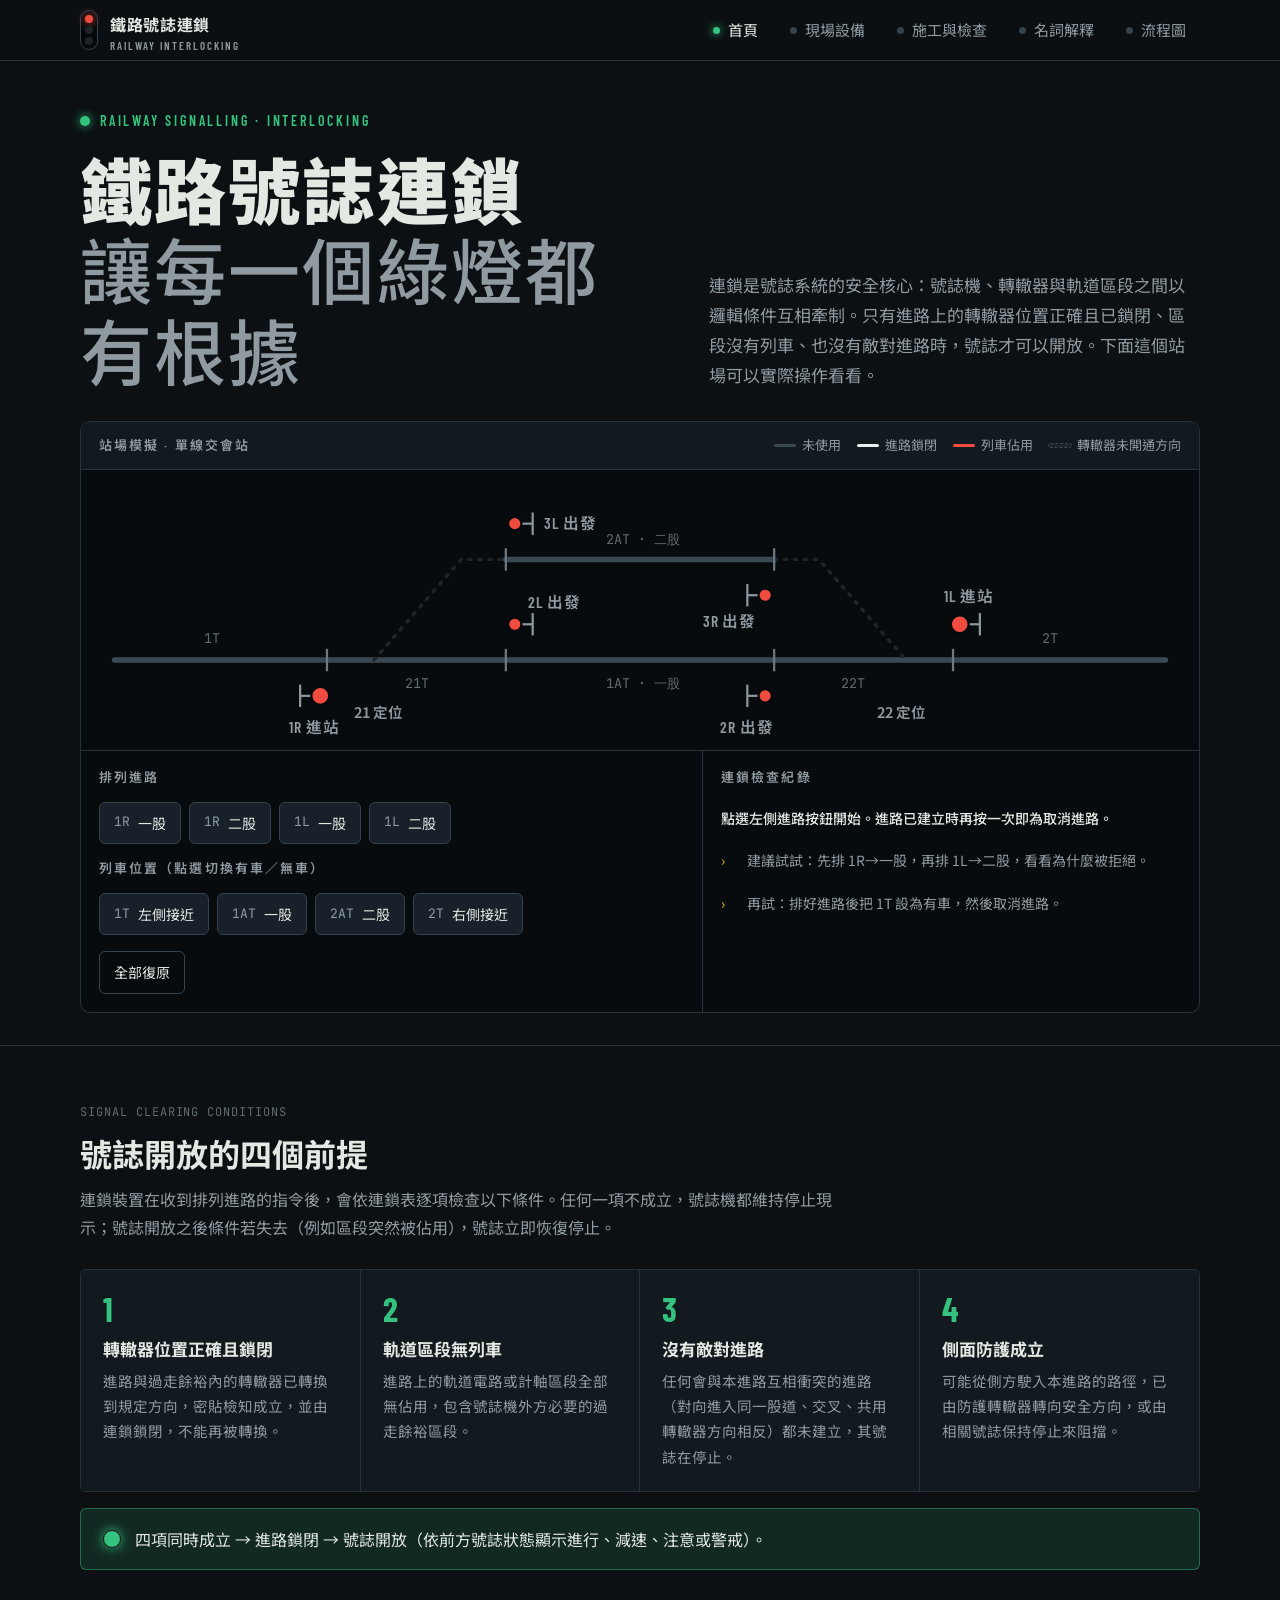
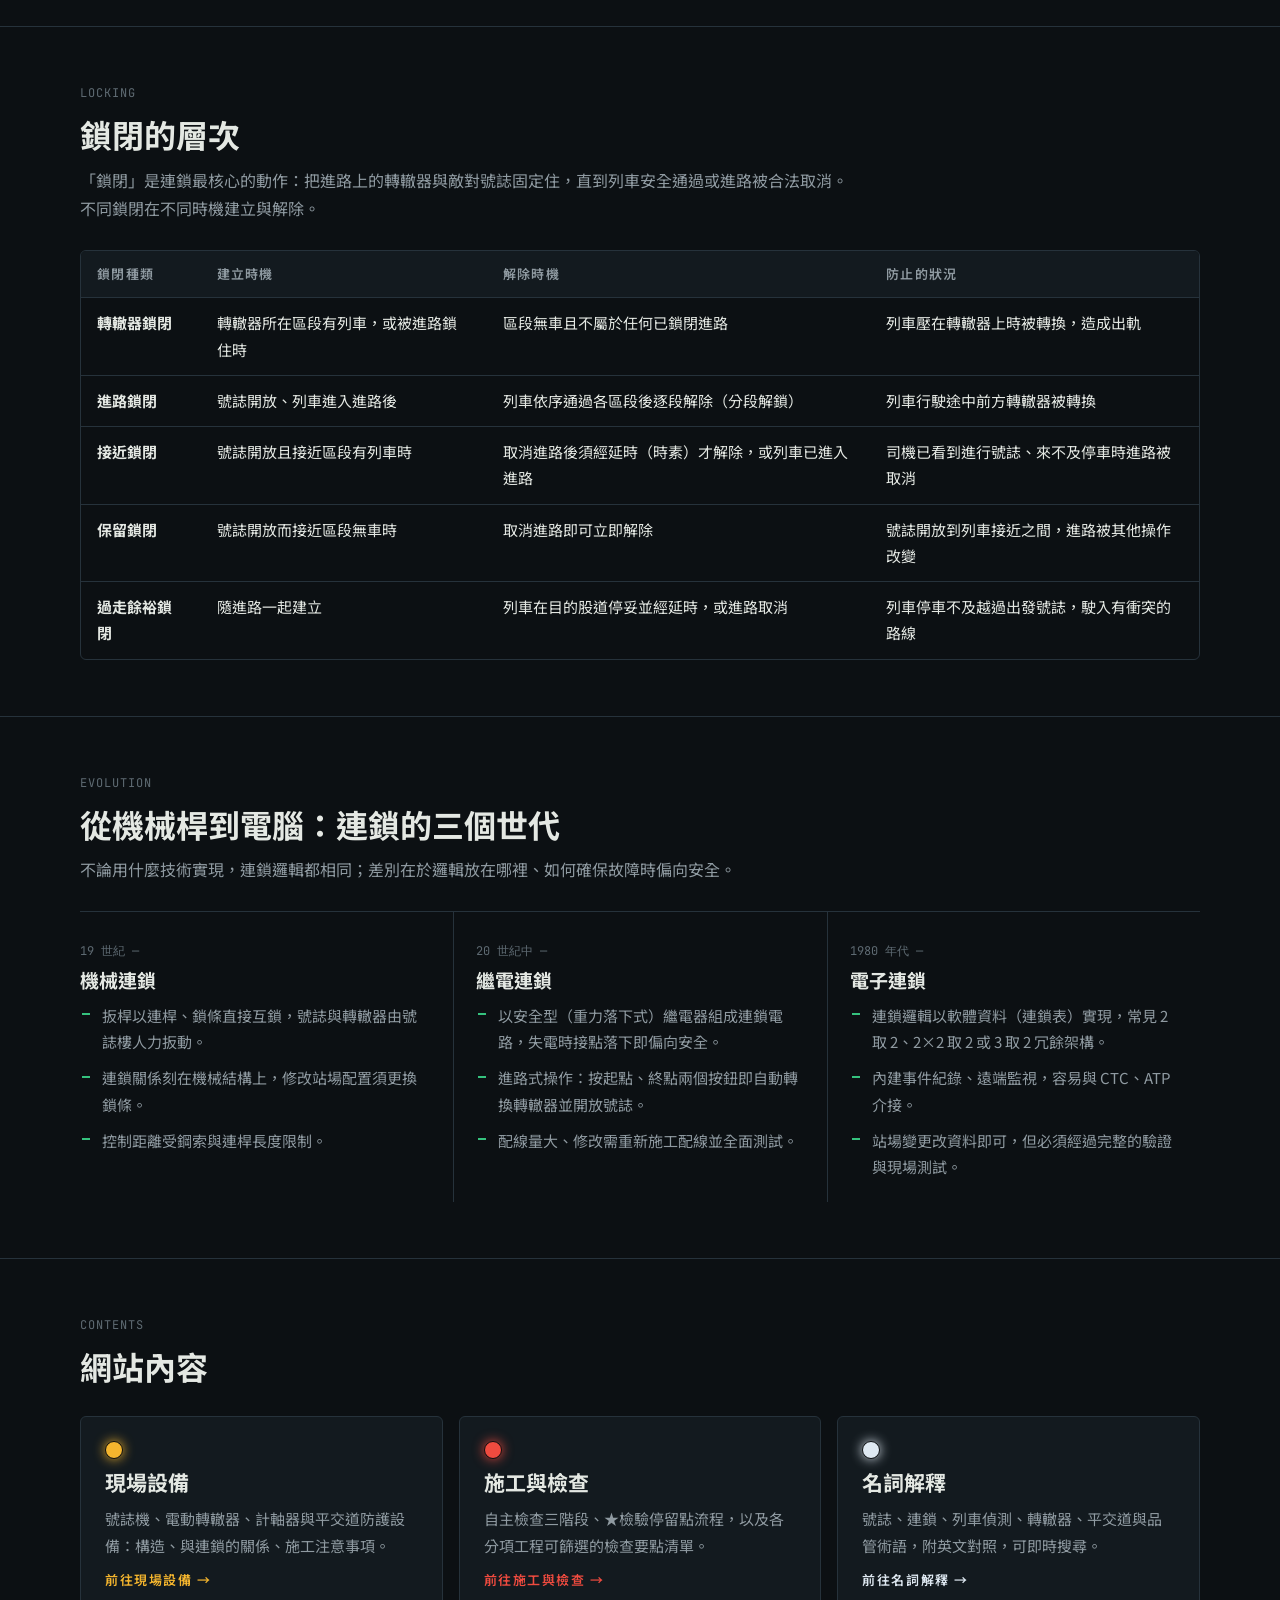
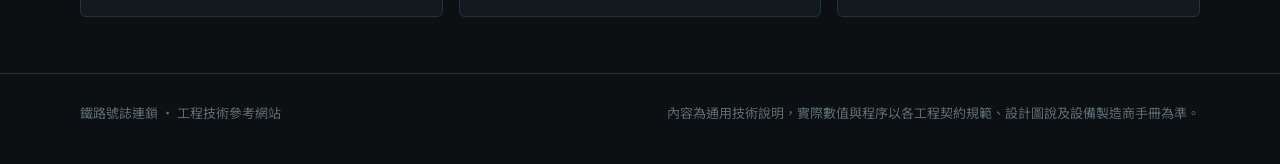
<file: index.html>
<!doctype html>
<html lang="zh-Hant-TW">
<head>
<meta charset="utf-8">
<meta name="viewport" content="width=device-width, initial-scale=1, viewport-fit=cover">
<title>鐵路號誌連鎖</title>
<meta name="description" content="鐵路號誌連鎖的基本原理：進路、鎖閉、敵對進路與號誌開放條件。">
<link rel="preconnect" href="https://fonts.googleapis.com"><link rel="preconnect" href="https://fonts.gstatic.com" crossorigin><link rel="stylesheet" href="https://fonts.googleapis.com/css2?family=Barlow+Condensed:wght@500;600;700&family=JetBrains+Mono:wght@400;500&family=Noto+Sans+TC:wght@400;500;700;900&display=swap">
<link rel="stylesheet" href="assets/style.css">
</head>
<body>
<div style="--lamp:var(--green)">
<header class="topbar">
  <div class="wrap">
    <a class="brand" href="index.html" aria-label="鐵路號誌連鎖 首頁">
      <span class="brand-head" aria-hidden="true"><i class="on-r"></i><i></i><i></i></span>
      <span>鐵路號誌連鎖<small>RAILWAY INTERLOCKING</small></span>
    </a>
    <button class="menu-btn" id="menu-btn" aria-expanded="false" aria-controls="site-nav">選單</button>
    <nav class="nav" id="site-nav" aria-label="主要導覽">
        <a href="index.html" aria-current="page">首頁</a>
        <a href="equipment.html">現場設備</a>
        <a href="inspection.html">施工與檢查</a>
        <a href="glossary.html">名詞解釋</a>
        <a href="flow/">流程圖</a>
    </nav>
  </div>
</header>
<main>
<style>
.hero { padding-block: 48px 32px; border-bottom: 1px solid var(--line); }
.hero-top { display: grid; grid-template-columns: minmax(0, 1.2fr) minmax(0, 1fr); gap: 40px; align-items: end; }
.hero h1 { font-size: clamp(38px, 6.4vw, 72px); font-weight: 900; letter-spacing: .03em; line-height: 1.12; margin-top: 14px; }
.hero h1 span { color: var(--muted); font-weight: 500; }
.hero .lede { color: var(--muted); font-size: 17px; max-width: 34em; }
@media (max-width: 860px) { .hero-top { grid-template-columns: 1fr; gap: 16px; } }

.board { margin-top: 32px; background: #080b0d; border: 1px solid var(--line); border-radius: 10px; overflow: hidden; }
.board-bar { display: flex; flex-wrap: wrap; gap: 8px 20px; align-items: center; justify-content: space-between; padding: 12px 18px; border-bottom: 1px solid var(--line); background: var(--panel); }
.board-bar b { font-family: var(--font-label); font-weight: 600; letter-spacing: .16em; font-size: 13px; color: var(--muted); }
.legend { display: flex; flex-wrap: wrap; gap: 6px 16px; font-size: 13px; color: var(--muted); }
.legend span { display: inline-flex; align-items: center; gap: 6px; }
.legend i { width: 22px; height: 3px; display: inline-block; border-radius: 2px; }
.diagram { overflow-x: auto; }
.diagram svg { display: block; min-width: 680px; width: 100%; height: auto; }
.trk { fill: none; stroke: #3a4852; stroke-width: 5; stroke-linecap: round; transition: stroke .25s; }
.trk.off { stroke: #1e262c; stroke-dasharray: 2 7; stroke-width: 3; }
.trk.lock { stroke: var(--route); }
.trk.occ { stroke: var(--red); }
.joint { stroke: #6c7a83; stroke-width: 2; }
.sig-post { stroke: #8a979f; stroke-width: 2; fill: none; }
.sig-lamp { stroke: #05080a; stroke-width: 2; transition: fill .2s; }
.lbl { fill: #8f9aa1; font: 600 14px var(--font-label); letter-spacing: .06em; }
.lbl-sec { fill: #5f6b73; font: 12px var(--font-mono); }
.lbl-pt { font: 600 13px var(--font-body); }
.board-ctl { display: grid; grid-template-columns: minmax(0, 1.25fr) minmax(0, 1fr); border-top: 1px solid var(--line); }
@media (max-width: 860px) { .board-ctl { grid-template-columns: 1fr; } }
.ctl { padding: 18px; display: grid; gap: 16px; align-content: start; }
.ctl + .ctl { border-left: 1px solid var(--line); }
@media (max-width: 860px) { .ctl + .ctl { border-left: 0; border-top: 1px solid var(--line); } }
.ctl h3 { font-family: var(--font-label); font-weight: 600; font-size: 13px; letter-spacing: .16em; color: var(--muted); }
.btns { display: flex; flex-wrap: wrap; gap: 8px; }
.btn { font: inherit; font-size: 14px; color: var(--fg); background: var(--panel-2); border: 1px solid var(--line-2); border-radius: var(--radius); padding: 8px 14px; cursor: pointer; display: inline-flex; align-items: center; gap: 8px; transition: border-color .15s, background .15s; }
.btn:hover { border-color: var(--muted); }
.btn .mono { color: var(--muted); }
.btn.active { border-color: var(--route); background: #222c33; }
.btn.occ-on { border-color: var(--red); background: var(--red-soft); }
.btn.ghost { background: transparent; }
.log { list-style: none; margin: 0; padding: 0; display: grid; gap: 6px; font-size: 14px; min-height: 9em; }
.log li { display: grid; grid-template-columns: 20px minmax(0, 1fr); gap: 6px; color: var(--muted); }
.log li.ok::before { content: "✓"; color: var(--green); }
.log li.ng::before { content: "✕"; color: var(--red); }
.log li.info::before { content: "›"; color: var(--yellow); }
.log li.head { color: var(--fg); font-weight: 500; grid-template-columns: 1fr; margin-top: 4px; }
.log li.head::before { content: none; }

.cond { display: grid; grid-template-columns: repeat(4, minmax(0, 1fr)); border: 1px solid var(--line); border-radius: var(--radius); overflow: hidden; }
.cond > div { padding: 22px; border-right: 1px solid var(--line); background: var(--panel); min-width: 0; }
.cond > div:last-child { border-right: 0; }
.cond .n { font-family: var(--font-label); font-weight: 700; font-size: 34px; color: var(--green); line-height: 1; }
.cond h3 { font-size: 17px; margin: 12px 0 8px; }
.cond p { color: var(--muted); font-size: 14.5px; }
.cond-out { margin-top: 16px; display: flex; align-items: center; gap: 14px; padding: 16px 22px; border: 1px solid rgba(53,194,126,.45); background: var(--green-soft); border-radius: var(--radius); }
@media (max-width: 960px) { .cond { grid-template-columns: 1fr 1fr; } .cond > div:nth-child(2) { border-right: 0; } .cond > div:nth-child(-n+2) { border-bottom: 1px solid var(--line); } }
@media (max-width: 560px) { .cond { grid-template-columns: 1fr; } .cond > div { border-right: 0; border-bottom: 1px solid var(--line); } .cond > div:last-child { border-bottom: 0; } }

.era { display: grid; grid-template-columns: repeat(3, minmax(0, 1fr)); gap: 0; border-top: 1px solid var(--line); }
.era > div { padding: 22px 22px 22px 0; min-width: 0; }
.era > div + div { padding-left: 22px; border-left: 1px solid var(--line); }
.era .yr { font-family: var(--font-mono); font-size: 12px; color: var(--dim); }
.era h3 { font-size: 19px; margin: 6px 0 10px; }
@media (max-width: 760px) { .era { grid-template-columns: 1fr; } .era > div, .era > div + div { padding: 20px 0; border-left: 0; border-bottom: 1px solid var(--line); } }

.go { display: grid; grid-template-columns: repeat(3, minmax(0, 1fr)); gap: 16px; }
.go a { display: grid; gap: 10px; text-decoration: none; padding: 24px; border: 1px solid var(--line); border-radius: var(--radius); background: var(--panel); transition: border-color .15s, transform .15s; }
.go a:hover { border-color: var(--c); transform: translateY(-2px); }
.go .lamp { background: var(--c); box-shadow: 0 0 12px var(--c); }
.go h3 { font-size: 21px; }
.go p { color: var(--muted); font-size: 15px; }
.go .more { font-family: var(--font-label); font-weight: 600; letter-spacing: .12em; font-size: 13px; color: var(--c); }
@media (max-width: 760px) { .go { grid-template-columns: 1fr; } }
</style>

<section class="hero">
  <div class="wrap">
    <div class="hero-top">
      <div>
        <div class="eyebrow">RAILWAY SIGNALLING · INTERLOCKING</div>
        <h1>鐵路號誌連鎖<br><span>讓每一個綠燈都有根據</span></h1>
      </div>
      <p class="lede">連鎖是號誌系統的安全核心：號誌機、轉轍器與軌道區段之間以邏輯條件互相牽制。只有進路上的轉轍器位置正確且已鎖閉、區段沒有列車、也沒有敵對進路時，號誌才可以開放。下面這個站場可以實際操作看看。</p>
    </div>

    <div class="board" id="board">
      <div class="board-bar">
        <b>站場模擬 · 單線交會站</b>
        <div class="legend">
          <span><i style="background:#3a4852"></i>未使用</span>
          <span><i style="background:var(--route)"></i>進路鎖閉</span>
          <span><i style="background:var(--red)"></i>列車佔用</span>
          <span><i style="background:#1e262c;outline:1px dashed #3a4852"></i>轉轍器未開通方向</span>
        </div>
      </div>
      <div class="diagram">
        <svg viewBox="0 0 1000 250" role="img" aria-label="單線交會站軌道配置圖：兩組轉轍器、一股主線與二股副線，兩端各有進站號誌機">
          <!-- 軌道區段 -->
          <path class="trk" id="t-1T" d="M30 170 H220"/>
          <path class="trk" id="t-21T-N" d="M220 170 H380"/>
          <path class="trk" id="t-21T-R" d="M262 170 L340 80 H380"/>
          <path class="trk" id="t-1AT" d="M380 170 H620"/>
          <path class="trk" id="t-2AT" d="M380 80 H620"/>
          <path class="trk" id="t-22T-N" d="M620 170 H780"/>
          <path class="trk" id="t-22T-R" d="M620 80 H660 L738 170"/>
          <path class="trk" id="t-2T" d="M780 170 H970"/>
          <!-- 區段分界（絕緣接頭／計軸點） -->
          <g class="joint">
            <line x1="220" y1="160" x2="220" y2="180"/><line x1="380" y1="160" x2="380" y2="180"/><line x1="380" y1="70" x2="380" y2="90"/>
            <line x1="620" y1="160" x2="620" y2="180"/><line x1="620" y1="70" x2="620" y2="90"/><line x1="780" y1="160" x2="780" y2="180"/>
          </g>
          <!-- 區段名稱 -->
          <text class="lbl-sec" x="110" y="155">1T</text>
          <text class="lbl-sec" x="290" y="195">21T</text>
          <text class="lbl-sec" x="470" y="195">1AT · 一股</text>
          <text class="lbl-sec" x="470" y="66">2AT · 二股</text>
          <text class="lbl-sec" x="680" y="195">22T</text>
          <text class="lbl-sec" x="860" y="155">2T</text>
          <!-- 轉轍器 -->
          <text class="lbl-pt" id="p21" x="244" y="222">21 定位</text>
          <text class="lbl-pt" id="p22" x="712" y="222">22 定位</text>
          <!-- 號誌機：1R 進站（往右） -->
          <g><line class="sig-post" x1="196" y1="192" x2="196" y2="212"/><line class="sig-post" x1="196" y1="202" x2="206" y2="202"/>
            <circle class="sig-lamp" id="s-1R" cx="214" cy="202" r="8" fill="var(--red)"/><text class="lbl" x="186" y="235">1R 進站</text></g>
          <!-- 1L 進站（往左） -->
          <g><line class="sig-post" x1="804" y1="128" x2="804" y2="148"/><line class="sig-post" x1="804" y1="138" x2="794" y2="138"/>
            <circle class="sig-lamp" id="s-1L" cx="786" cy="138" r="8" fill="var(--red)"/><text class="lbl" x="772" y="118">1L 進站</text></g>
          <!-- 出發號誌機 -->
          <g><line class="sig-post" x1="596" y1="192" x2="596" y2="212"/><line class="sig-post" x1="596" y1="202" x2="606" y2="202"/>
            <circle class="sig-lamp" cx="612" cy="202" r="6" fill="var(--red)"/><text class="lbl" x="572" y="235">2R 出發</text></g>
          <g><line class="sig-post" x1="596" y1="102" x2="596" y2="122"/><line class="sig-post" x1="596" y1="112" x2="606" y2="112"/>
            <circle class="sig-lamp" cx="612" cy="112" r="6" fill="var(--red)"/><text class="lbl" x="556" y="140">3R 出發</text></g>
          <g><line class="sig-post" x1="404" y1="128" x2="404" y2="148"/><line class="sig-post" x1="404" y1="138" x2="394" y2="138"/>
            <circle class="sig-lamp" cx="388" cy="138" r="6" fill="var(--red)"/><text class="lbl" x="400" y="123">2L 出發</text></g>
          <g><line class="sig-post" x1="404" y1="38" x2="404" y2="58"/><line class="sig-post" x1="404" y1="48" x2="394" y2="48"/>
            <circle class="sig-lamp" cx="388" cy="48" r="6" fill="var(--red)"/><text class="lbl" x="414" y="53">3L 出發</text></g>
        </svg>
      </div>
      <div class="board-ctl">
        <div class="ctl">
          <h3>排列進路</h3>
          <div class="btns" id="route-btns"></div>
          <h3>列車位置（點選切換有車／無車）</h3>
          <div class="btns" id="occ-btns"></div>
          <div class="btns"><button class="btn ghost" id="reset">全部復原</button></div>
        </div>
        <div class="ctl">
          <h3>連鎖檢查紀錄</h3>
          <ul class="log" id="log" aria-live="polite">
            <li class="head">點選左側進路按鈕開始。進路已建立時再按一次即為取消進路。</li>
            <li class="info">建議試試：先排 1R→一股，再排 1L→二股，看看為什麼被拒絕。</li>
            <li class="info">再試：排好進路後把 1T 設為有車，然後取消進路。</li>
          </ul>
        </div>
      </div>
    </div>
  </div>
</section>

<section class="section">
  <div class="wrap">
    <div class="section-head">
      <span class="kicker">SIGNAL CLEARING CONDITIONS</span>
      <h2>號誌開放的四個前提</h2>
      <p>連鎖裝置在收到排列進路的指令後，會依連鎖表逐項檢查以下條件。任何一項不成立，號誌機都維持停止現示；號誌開放之後條件若失去（例如區段突然被佔用），號誌立即恢復停止。</p>
    </div>
    <div class="cond">
      <div><div class="n">1</div><h3>轉轍器位置正確且鎖閉</h3><p>進路與過走餘裕內的轉轍器已轉換到規定方向，密貼檢知成立，並由連鎖鎖閉，不能再被轉換。</p></div>
      <div><div class="n">2</div><h3>軌道區段無列車</h3><p>進路上的軌道電路或計軸區段全部無佔用，包含號誌機外方必要的過走餘裕區段。</p></div>
      <div><div class="n">3</div><h3>沒有敵對進路</h3><p>任何會與本進路互相衝突的進路（對向進入同一股道、交叉、共用轉轍器方向相反）都未建立，其號誌在停止。</p></div>
      <div><div class="n">4</div><h3>側面防護成立</h3><p>可能從側方駛入本進路的路徑，已由防護轉轍器轉向安全方向，或由相關號誌保持停止來阻擋。</p></div>
    </div>
    <div class="cond-out"><span class="lamp g" aria-hidden="true"></span><span>四項同時成立 → 進路鎖閉 → 號誌開放（依前方號誌狀態顯示進行、減速、注意或警戒）。</span></div>
  </div>
</section>

<section class="section">
  <div class="wrap">
    <div class="section-head">
      <span class="kicker">LOCKING</span>
      <h2>鎖閉的層次</h2>
      <p>「鎖閉」是連鎖最核心的動作：把進路上的轉轍器與敵對號誌固定住，直到列車安全通過或進路被合法取消。不同鎖閉在不同時機建立與解除。</p>
    </div>
    <div class="table-wrap">
      <table>
        <thead><tr><th>鎖閉種類</th><th>建立時機</th><th>解除時機</th><th>防止的狀況</th></tr></thead>
        <tbody>
          <tr><td><strong>轉轍器鎖閉</strong></td><td>轉轍器所在區段有列車，或被進路鎖住時</td><td>區段無車且不屬於任何已鎖閉進路</td><td>列車壓在轉轍器上時被轉換，造成出軌</td></tr>
          <tr><td><strong>進路鎖閉</strong></td><td>號誌開放、列車進入進路後</td><td>列車依序通過各區段後逐段解除（分段解鎖）</td><td>列車行駛途中前方轉轍器被轉換</td></tr>
          <tr><td><strong>接近鎖閉</strong></td><td>號誌開放且接近區段有列車時</td><td>取消進路後須經延時（時素）才解除，或列車已進入進路</td><td>司機已看到進行號誌、來不及停車時進路被取消</td></tr>
          <tr><td><strong>保留鎖閉</strong></td><td>號誌開放而接近區段無車時</td><td>取消進路即可立即解除</td><td>號誌開放到列車接近之間，進路被其他操作改變</td></tr>
          <tr><td><strong>過走餘裕鎖閉</strong></td><td>隨進路一起建立</td><td>列車在目的股道停妥並經延時，或進路取消</td><td>列車停車不及越過出發號誌，駛入有衝突的路線</td></tr>
        </tbody>
      </table>
    </div>
  </div>
</section>

<section class="section">
  <div class="wrap">
    <div class="section-head">
      <span class="kicker">EVOLUTION</span>
      <h2>從機械桿到電腦：連鎖的三個世代</h2>
      <p>不論用什麼技術實現，連鎖邏輯都相同；差別在於邏輯放在哪裡、如何確保故障時偏向安全。</p>
    </div>
    <div class="era">
      <div><span class="yr">19 世紀 —</span><h3>機械連鎖</h3><ul class="ticks"><li>扳桿以連桿、鎖條直接互鎖，號誌與轉轍器由號誌樓人力扳動。</li><li>連鎖關係刻在機械結構上，修改站場配置須更換鎖條。</li><li>控制距離受鋼索與連桿長度限制。</li></ul></div>
      <div><span class="yr">20 世紀中 —</span><h3>繼電連鎖</h3><ul class="ticks"><li>以安全型（重力落下式）繼電器組成連鎖電路，失電時接點落下即偏向安全。</li><li>進路式操作：按起點、終點兩個按鈕即自動轉換轉轍器並開放號誌。</li><li>配線量大、修改需重新施工配線並全面測試。</li></ul></div>
      <div><span class="yr">1980 年代 —</span><h3>電子連鎖</h3><ul class="ticks"><li>連鎖邏輯以軟體資料（連鎖表）實現，常見 2 取 2、2×2 取 2 或 3 取 2 冗餘架構。</li><li>內建事件紀錄、遠端監視，容易與 CTC、ATP 介接。</li><li>站場變更改資料即可，但必須經過完整的驗證與現場測試。</li></ul></div>
    </div>
  </div>
</section>

<section class="section">
  <div class="wrap">
    <div class="section-head">
      <span class="kicker">CONTENTS</span>
      <h2>網站內容</h2>
    </div>
    <div class="go">
      <a href="equipment.html" style="--c:var(--yellow)"><span class="lamp" aria-hidden="true"></span><h3>現場設備</h3><p>號誌機、電動轉轍器、計軸器與平交道防護設備：構造、與連鎖的關係、施工注意事項。</p><span class="more">前往現場設備 →</span></a>
      <a href="inspection.html" style="--c:var(--red)"><span class="lamp" aria-hidden="true"></span><h3>施工與檢查</h3><p>自主檢查三階段、★檢驗停留點流程，以及各分項工程可篩選的檢查要點清單。</p><span class="more">前往施工與檢查 →</span></a>
      <a href="glossary.html" style="--c:var(--lunar)"><span class="lamp" aria-hidden="true"></span><h3>名詞解釋</h3><p>號誌、連鎖、列車偵測、轉轍器、平交道與品管術語，附英文對照，可即時搜尋。</p><span class="more">前往名詞解釋 →</span></a>
    </div>
  </div>
</section>

<script>
(function () {
  var ROUTES = {
    A: { name: '1R→一股', sig: '1R', pts: { 21: 'N' }, secs: ['21T', '1AT'], ovl: { secs: ['22T'], pts: { 22: 'N' } }, dest: '1AT', appr: '1T' },
    B: { name: '1R→二股', sig: '1R', pts: { 21: 'R' }, secs: ['21T', '2AT'], ovl: { secs: ['22T'], pts: { 22: 'R' } }, dest: '2AT', appr: '1T' },
    C: { name: '1L→一股', sig: '1L', pts: { 22: 'N' }, secs: ['22T', '1AT'], ovl: { secs: ['21T'], pts: { 21: 'N' } }, dest: '1AT', appr: '2T' },
    D: { name: '1L→二股', sig: '1L', pts: { 22: 'R' }, secs: ['22T', '2AT'], ovl: { secs: ['21T'], pts: { 21: 'R' } }, dest: '2AT', appr: '2T' }
  };
  var OCC = ['1T', '1AT', '2AT', '2T'];
  var S;
  function init() { S = { pt: { 21: 'N', 22: 'N' }, ptLock: { 21: null, 22: null }, secLock: {}, occ: {}, active: {}, timers: {} }; }
  init();
  var $ = function (id) { return document.getElementById(id); };
  var log = $('log');
  function say(lines) {
    log.innerHTML = '';
    lines.forEach(function (l) { var li = document.createElement('li'); li.className = l[0]; li.textContent = l[1]; log.appendChild(li); });
  }
  function ptName(p, pos) { return '轉轍器 ' + p + (pos === 'N' ? ' 定位' : ' 反位'); }

  function render() {
    ['1T', '1AT', '2AT', '2T'].forEach(function (s) {
      var el = $('t-' + s); el.setAttribute('class', 'trk' + (S.occ[s] ? ' occ' : S.secLock[s] ? ' lock' : ''));
    });
    [['21T', 21], ['22T', 22]].forEach(function (x) {
      var s = x[0], p = x[1], on = S.pt[p], off = on === 'N' ? 'R' : 'N';
      $('t-' + s + '-' + on).setAttribute('class', 'trk' + (S.occ[s] ? ' occ' : S.secLock[s] ? ' lock' : ''));
      $('t-' + s + '-' + off).setAttribute('class', 'trk off');
      var t = $('p' + p); t.textContent = p + (on === 'N' ? ' 定位' : ' 反位') + (S.ptLock[p] ? ' · 鎖閉' : '');
      t.style.fill = S.ptLock[p] ? 'var(--route)' : 'var(--muted)';
    });
    ['1R', '1L'].forEach(function (sig) {
      var lit = false;
      Object.keys(S.active).forEach(function (k) { if (ROUTES[k].sig === sig && S.active[k].clear) lit = true; });
      $('s-' + sig).setAttribute('fill', lit ? 'var(--yellow)' : 'var(--red)');
    });
    Object.keys(ROUTES).forEach(function (k) { $('rb-' + k).classList.toggle('active', !!S.active[k]); });
    OCC.forEach(function (s) { $('ob-' + s).classList.toggle('occ-on', !!S.occ[s]); });
  }

  function lockOwner(sec) { return S.secLock[sec]; }

  function setRoute(k) {
    var r = ROUTES[k], out = [['head', '排列進路 ' + r.name]], bad = false;
    // 號誌機是否已被另一進路使用
    Object.keys(S.active).forEach(function (o) { if (ROUTES[o].sig === r.sig) { out.push(['ng', '號誌機 ' + r.sig + ' 已用於進路 ' + ROUTES[o].name]); bad = true; } });
    // 敵對：區段已被其他進路鎖閉
    r.secs.concat(r.ovl.secs).forEach(function (s) {
      var o = lockOwner(s);
      if (o) { out.push(['ng', '區段 ' + s + ' 已被進路 ' + ROUTES[o].name + ' 鎖閉（敵對進路）']); bad = true; }
    });
    // 轉轍器
    var need = Object.assign({}, r.pts, r.ovl.pts);
    Object.keys(need).forEach(function (p) {
      if (S.pt[p] !== need[p] && S.ptLock[p]) { out.push(['ng', ptName(p, S.pt[p]) + ' 已被 ' + ROUTES[S.ptLock[p]].name + ' 鎖閉，無法轉至' + (need[p] === 'N' ? '定位' : '反位')]); bad = true; }
      else if (S.pt[p] !== need[p] && S.occ[p + 'T']) { out.push(['ng', '轉轍器 ' + p + ' 區段有車，轉轍器鎖閉中']); bad = true; }
    });
    // 佔用
    r.secs.concat(r.ovl.secs).forEach(function (s) { if (S.occ[s]) { out.push(['ng', '區段 ' + s + ' 有列車佔用']); bad = true; } });
    if (bad) { out.push(['info', '條件不成立，號誌 ' + r.sig + ' 維持停止。']); say(out); return; }
    Object.keys(need).forEach(function (p) {
      var moved = S.pt[p] !== need[p]; S.pt[p] = need[p]; S.ptLock[p] = k;
      out.push(['ok', ptName(p, need[p]) + (moved ? '：轉換完成，密貼檢知成立，鎖閉' : '：位置正確，鎖閉') + (r.ovl.pts[p] ? '（過走餘裕）' : '')]);
    });
    r.secs.forEach(function (s) { S.secLock[s] = k; });
    r.ovl.secs.forEach(function (s) { S.secLock[s] = k; });
    out.push(['ok', '進路區段 ' + r.secs.join('、') + ' 無佔用，進路鎖閉']);
    out.push(['ok', '過走餘裕區段 ' + r.ovl.secs.join('、') + ' 無佔用，一併鎖閉']);
    out.push(['ok', '無敵對進路']);
    S.active[k] = { clear: true };
    out.push(['info', '號誌 ' + r.sig + ' 開放：注意（黃）——前方出發號誌為停止。']);
    if (S.occ[r.appr]) out.push(['info', '接近區段 ' + r.appr + ' 有車，接近鎖閉成立。']);
    say(out); render();
  }

  function release(k) {
    var r = ROUTES[k];
    r.secs.concat(r.ovl.secs).forEach(function (s) { if (S.secLock[s] === k) delete S.secLock[s]; });
    Object.keys(S.ptLock).forEach(function (p) { if (S.ptLock[p] === k) S.ptLock[p] = null; });
    delete S.active[k];
  }

  function cancelRoute(k) {
    var r = ROUTES[k];
    if (S.timers[k]) return;
    S.active[k].clear = false;
    if (S.occ[r.appr]) {
      var n = 6;
      var tick = function () {
        say([['head', '取消進路 ' + r.name], ['ok', '號誌 ' + r.sig + ' 恢復停止'], ['info', '接近區段 ' + r.appr + ' 有車：接近鎖閉中，延時解鎖倒數 ' + n + ' 秒（示意）'], ['info', '延時期間轉轍器仍鎖閉，防止列車停不住時進路被改變。']]);
        render();
        if (n-- <= 0) {
          clearInterval(S.timers[k]); delete S.timers[k]; release(k);
          say([['head', '取消進路 ' + r.name], ['ok', '延時結束，進路解鎖，轉轍器可再轉換']]); render();
        }
      };
      tick(); S.timers[k] = setInterval(tick, 1000);
    } else {
      release(k);
      say([['head', '取消進路 ' + r.name], ['ok', '號誌 ' + r.sig + ' 恢復停止'], ['ok', '接近區段無車，保留鎖閉立即解除，進路解鎖']]);
      render();
    }
  }

  function toggleOcc(s) {
    S.occ[s] = !S.occ[s];
    var out = [['head', '區段 ' + s + (S.occ[s] ? ' 有車' : ' 無車')]];
    if (S.occ[s]) {
      Object.keys(S.active).forEach(function (k) {
        var r = ROUTES[k];
        if (S.active[k].clear && r.secs.concat(r.ovl.secs).indexOf(s) >= 0) {
          S.active[k].clear = false;
          out.push(['ng', '進路 ' + r.name + ' 內區段被佔用，號誌 ' + r.sig + ' 立即恢復停止']);
          out.push(['info', '進路維持鎖閉，轉轍器不可轉換。']);
        } else if (r.appr === s && S.active[k].clear) {
          out.push(['info', '列車接近號誌 ' + r.sig + '，接近鎖閉成立；此時取消進路須延時解鎖。']);
        }
      });
    }
    if (out.length === 1) out.push(['info', S.occ[s] ? '列車停留於 ' + s + '，以此區段為進路的操作會被拒絕。' : '區段恢復無車。']);
    say(out); render();
  }

  var rb = $('route-btns');
  Object.keys(ROUTES).forEach(function (k) {
    var b = document.createElement('button'); b.className = 'btn'; b.id = 'rb-' + k; b.type = 'button';
    b.innerHTML = '<span class="mono">' + ROUTES[k].sig + '</span>' + ROUTES[k].name.split('→')[1];
    b.addEventListener('click', function () { S.active[k] ? cancelRoute(k) : setRoute(k); });
    rb.appendChild(b);
  });
  var ob = $('occ-btns');
  OCC.forEach(function (s) {
    var b = document.createElement('button'); b.className = 'btn'; b.id = 'ob-' + s; b.type = 'button';
    b.innerHTML = '<span class="mono">' + s + '</span>' + ({ '1T': '左側接近', '1AT': '一股', '2AT': '二股', '2T': '右側接近' })[s];
    b.addEventListener('click', function () { toggleOcc(s); });
    ob.appendChild(b);
  });
  $('reset').addEventListener('click', function () {
    Object.keys(S.timers).forEach(function (k) { clearInterval(S.timers[k]); });
    init(); render(); say([['head', '已全部復原'], ['info', '所有號誌停止、轉轍器回定位、進路解鎖。']]);
  });
  render();
})();
</script>

</main>
<footer class="footer">
  <div class="wrap">
    <span>鐵路號誌連鎖 · 工程技術參考網站</span>
    <span>內容為通用技術說明，實際數值與程序以各工程契約規範、設計圖說及設備製造商手冊為準。</span>
  </div>
</footer>
</div>
<script>
(function () {
  var b = document.getElementById('menu-btn'), n = document.getElementById('site-nav');
  b.addEventListener('click', function () {
    var o = n.classList.toggle('open'); b.setAttribute('aria-expanded', o);
  });
})();
</script>
</body>
</html>
</file>
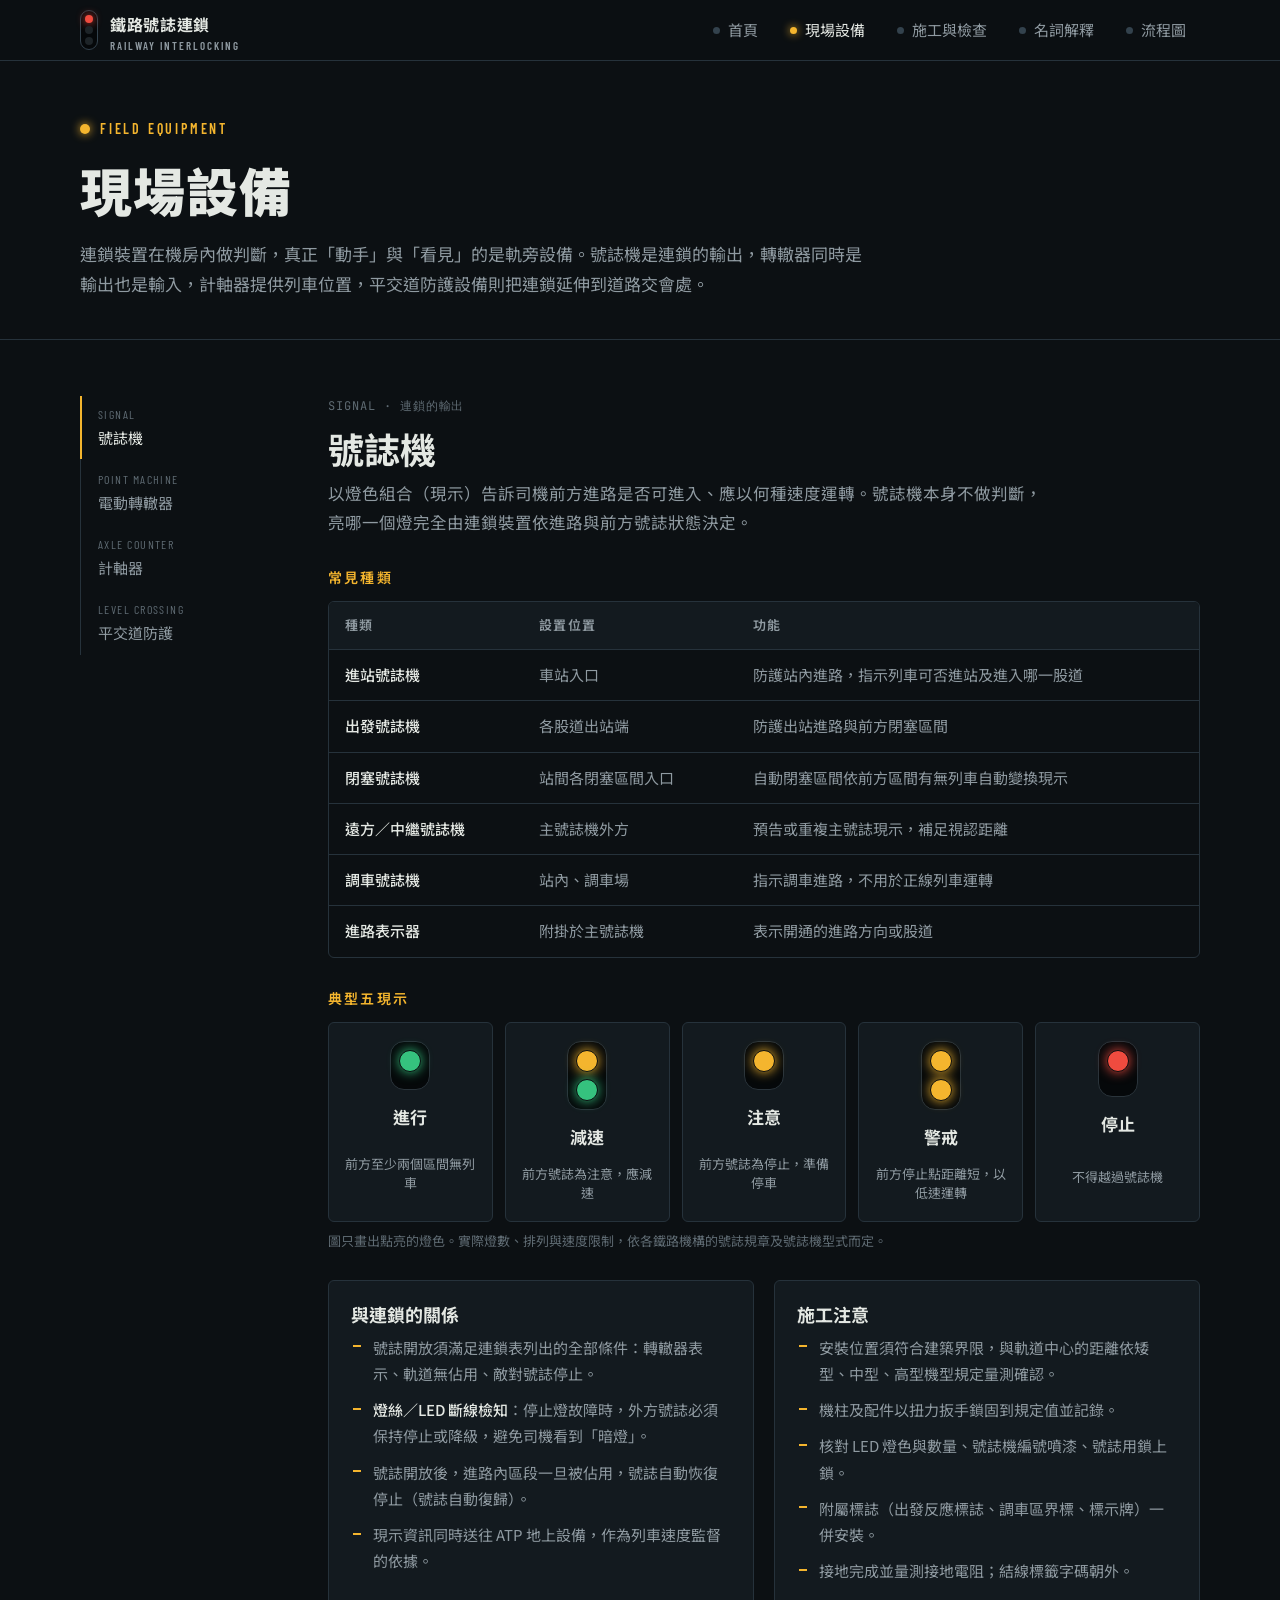
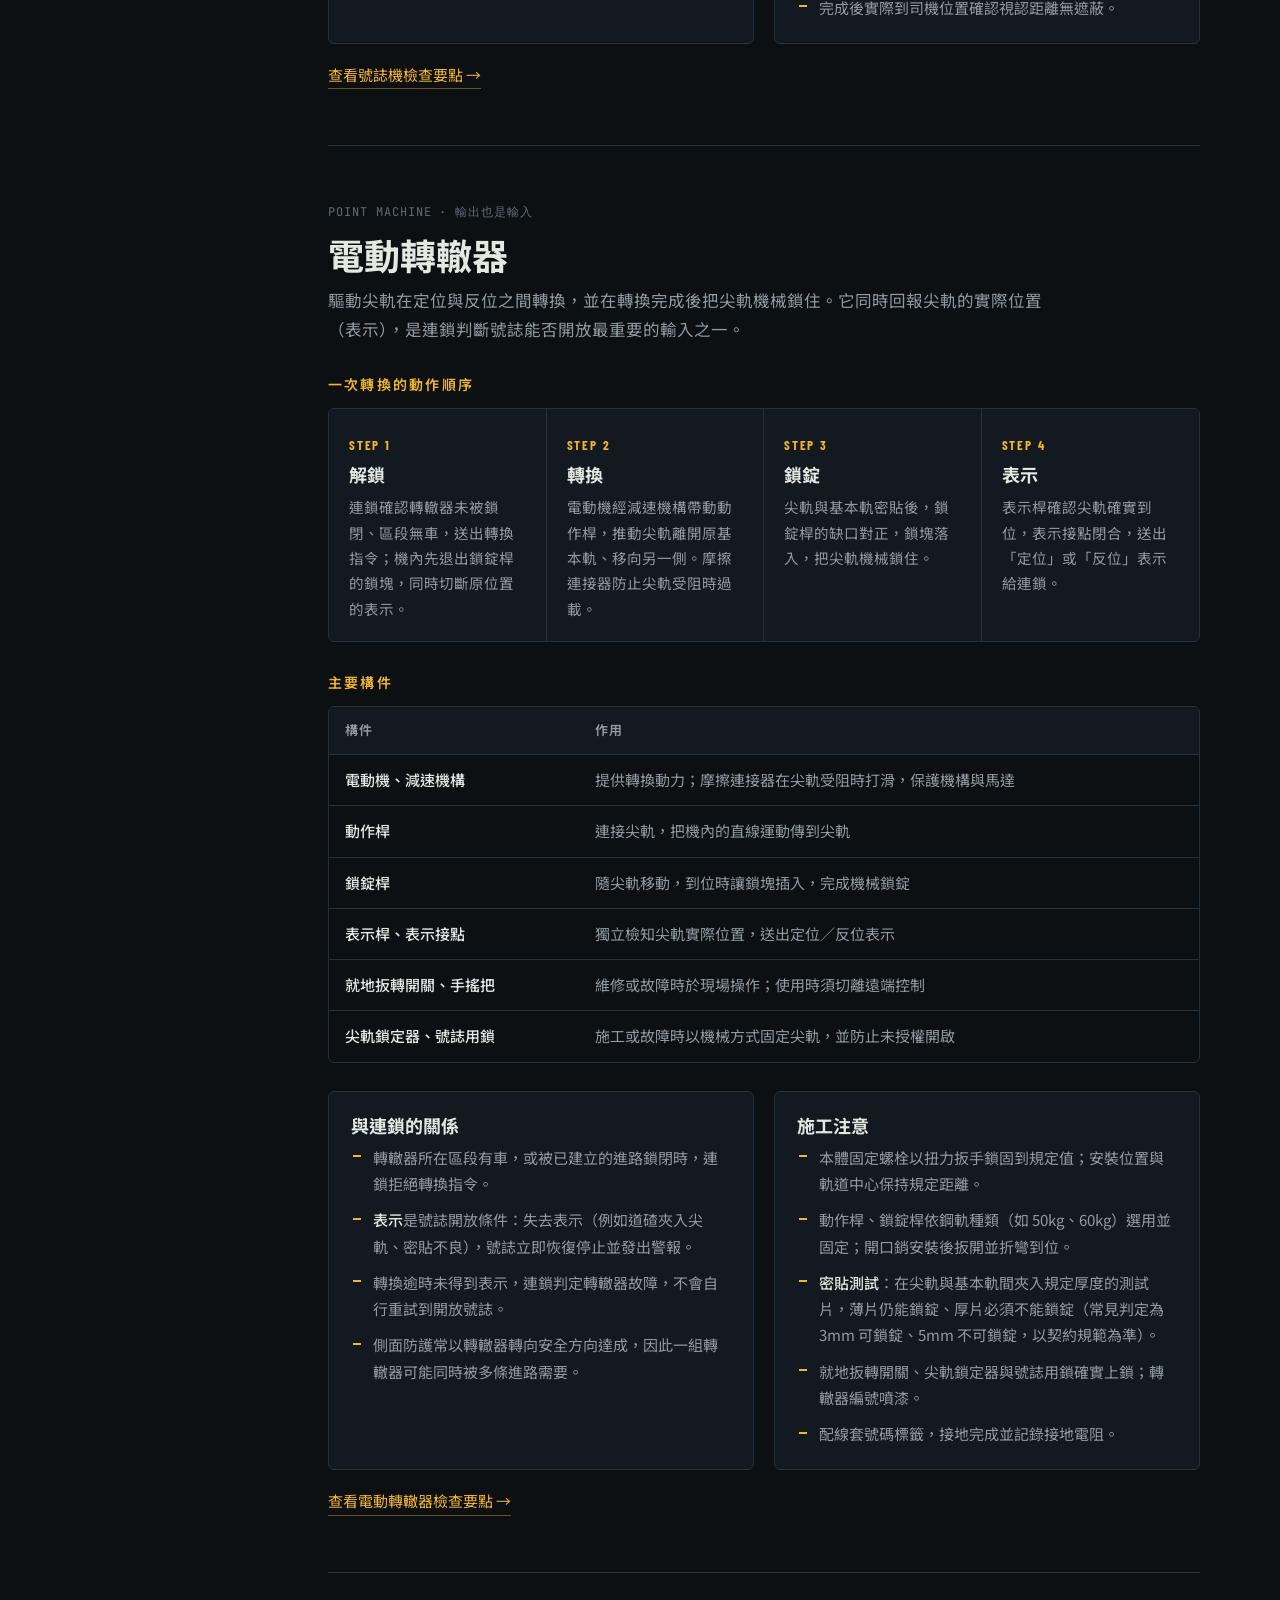
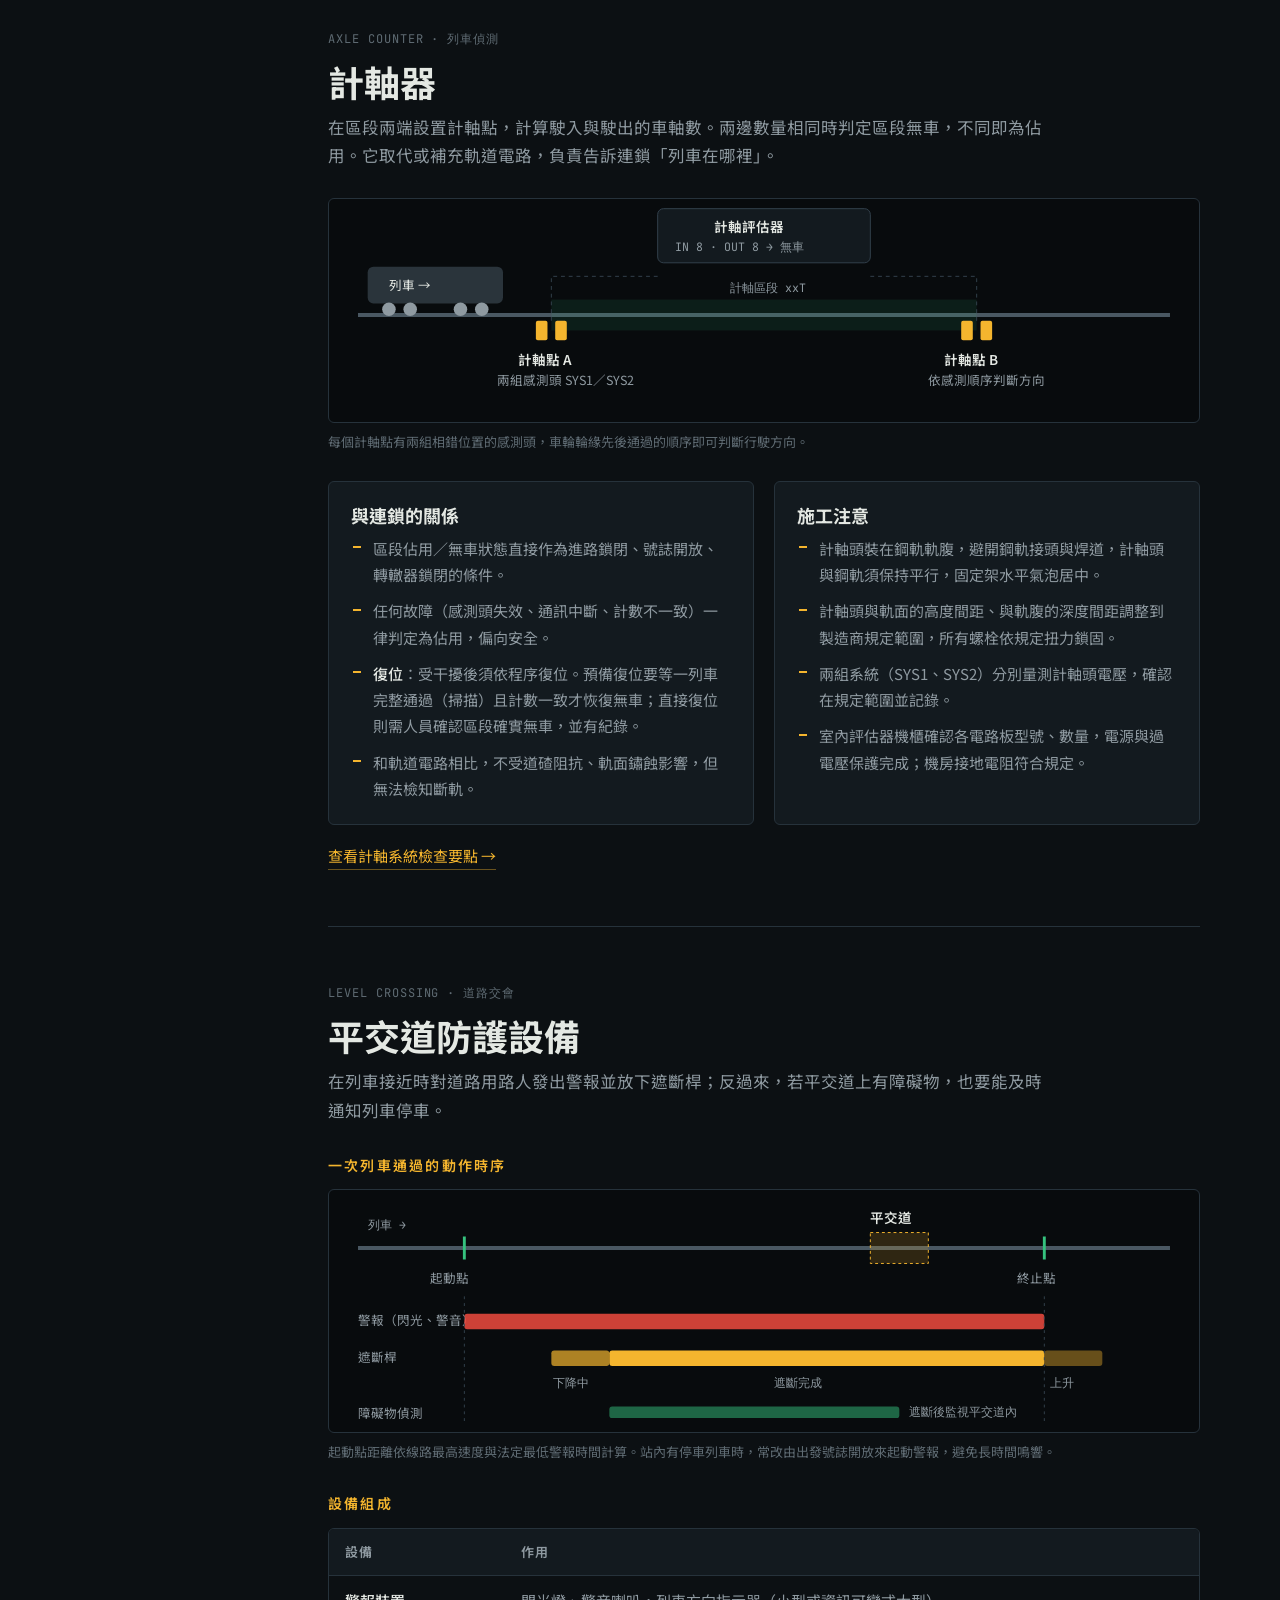
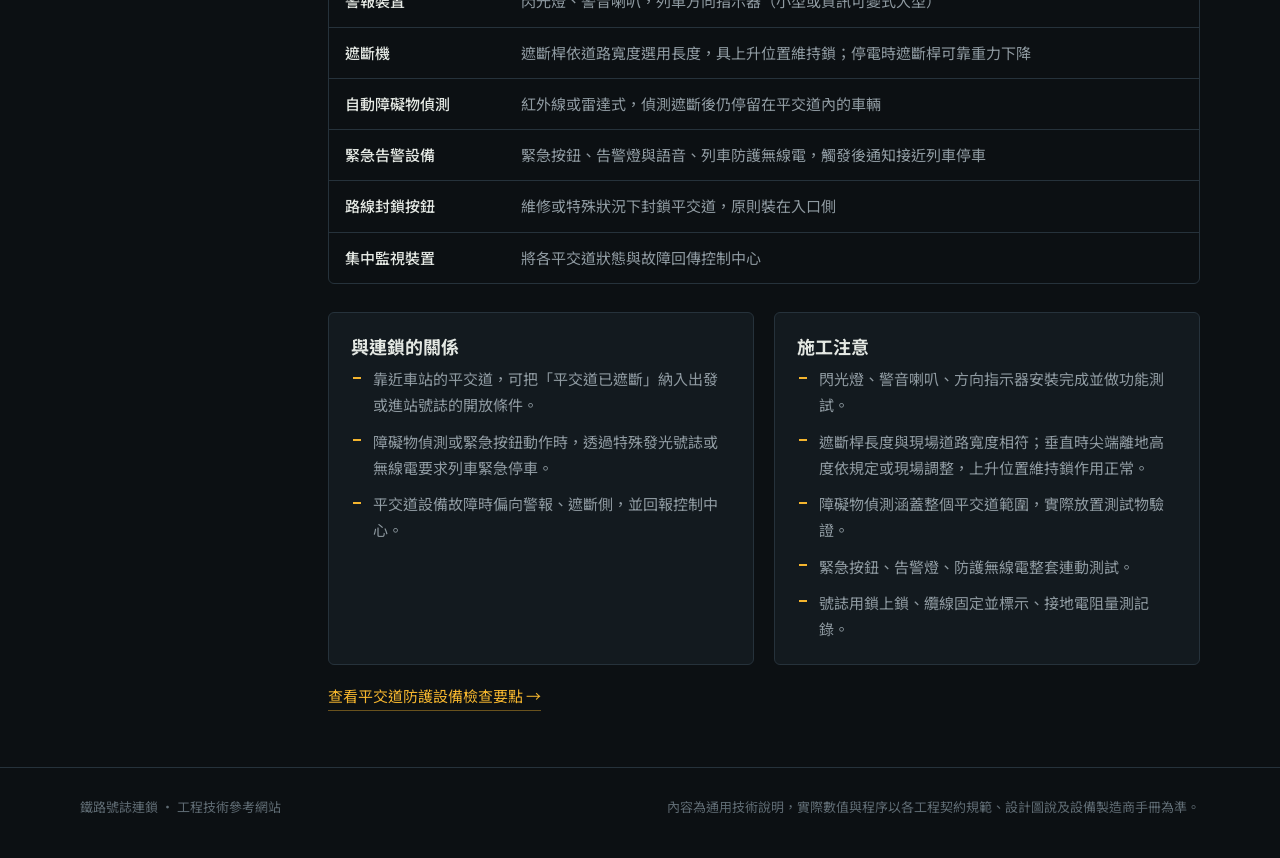
<file: equipment.html>
<!doctype html>
<html lang="zh-Hant-TW">
<head>
<meta charset="utf-8">
<meta name="viewport" content="width=device-width, initial-scale=1, viewport-fit=cover">
<title>現場設備｜鐵路號誌連鎖</title>
<meta name="description" content="號誌機、電動轉轍器、計軸器與平交道防護設備的構造、連鎖關係與施工要點。">
<link rel="preconnect" href="https://fonts.googleapis.com"><link rel="preconnect" href="https://fonts.gstatic.com" crossorigin><link rel="stylesheet" href="https://fonts.googleapis.com/css2?family=Barlow+Condensed:wght@500;600;700&family=JetBrains+Mono:wght@400;500&family=Noto+Sans+TC:wght@400;500;700;900&display=swap">
<link rel="stylesheet" href="assets/style.css">
</head>
<body>
<div style="--lamp:var(--yellow)">
<header class="topbar">
  <div class="wrap">
    <a class="brand" href="index.html" aria-label="鐵路號誌連鎖 首頁">
      <span class="brand-head" aria-hidden="true"><i class="on-r"></i><i></i><i></i></span>
      <span>鐵路號誌連鎖<small>RAILWAY INTERLOCKING</small></span>
    </a>
    <button class="menu-btn" id="menu-btn" aria-expanded="false" aria-controls="site-nav">選單</button>
    <nav class="nav" id="site-nav" aria-label="主要導覽">
        <a href="index.html">首頁</a>
        <a href="equipment.html" aria-current="page">現場設備</a>
        <a href="inspection.html">施工與檢查</a>
        <a href="glossary.html">名詞解釋</a>
        <a href="flow/">流程圖</a>
    </nav>
  </div>
</header>
<main>
<style>
.eq-layout { display: grid; grid-template-columns: 200px minmax(0, 1fr); gap: 48px; }
.eq-side { position: sticky; top: calc(env(safe-area-inset-top, 0px) + 84px); align-self: start; padding-top: 56px; }
.eq-side ol { list-style: none; margin: 0; padding: 0; display: grid; gap: 2px; border-left: 1px solid var(--line); }
.eq-side a { display: block; padding: 8px 16px; text-decoration: none; color: var(--muted); font-size: 15px; margin-left: -1px; border-left: 2px solid transparent; }
.eq-side a:hover, .eq-side a.on { color: var(--fg); border-left-color: var(--yellow); }
.eq-side small { display: block; font-family: var(--font-label); letter-spacing: .12em; font-size: 12px; color: var(--dim); }
@media (max-width: 900px) {
  .eq-layout { grid-template-columns: minmax(0, 1fr); gap: 0; }
  .eq-side { position: static; padding-top: 24px; }
  .eq-side ol { display: flex; flex-wrap: wrap; border-left: 0; gap: 8px; }
  .eq-side a { border: 1px solid var(--line-2); border-radius: 999px; padding: 4px 14px; margin: 0; }
  .eq-side small { display: none; }
}
.eq { padding-block: 56px; border-bottom: 1px solid var(--line); scroll-margin-top: 70px; }
.eq:last-child { border-bottom: 0; }
.eq-head { display: grid; gap: 8px; margin-bottom: 28px; }
.eq-head h2 { font-size: clamp(26px, 3.4vw, 36px); }
.eq-head p { color: var(--muted); max-width: 44em; font-size: 16.5px; }
.eq h3.sub { font-family: var(--font-label); font-weight: 600; letter-spacing: .16em; font-size: 14px; color: var(--yellow); margin: 32px 0 14px; text-transform: uppercase; }
.parts td:first-child { white-space: nowrap; color: var(--fg); font-weight: 500; }
.parts td { color: var(--muted); }
.link-out { display: inline-flex; gap: 8px; margin-top: 18px; font-size: 15px; color: var(--yellow); text-decoration: none; border-bottom: 1px solid rgba(244,181,46,.4); }
.link-out:hover { border-bottom-color: var(--yellow); }

/* 號誌現示 */
.aspects { display: grid; grid-template-columns: repeat(5, minmax(0, 1fr)); gap: 12px; }
.aspect { background: var(--panel); border: 1px solid var(--line); border-radius: var(--radius); padding: 18px 12px; display: grid; justify-items: center; gap: 12px; text-align: center; }
.head { background: #05080a; border: 1px solid #2a343b; border-radius: 14px; padding: 8px; display: grid; gap: 7px; }
.head .lamp { width: 22px; height: 22px; }
.aspect b { font-size: 17px; }
.aspect span { font-size: 13px; color: var(--muted); line-height: 1.5; }
@media (max-width: 760px) { .aspects { grid-template-columns: repeat(3, minmax(0, 1fr)); } }
@media (max-width: 440px) { .aspects { grid-template-columns: repeat(2, minmax(0, 1fr)); } }

/* 轉轍器動作順序 */
.seq { display: grid; grid-template-columns: repeat(4, minmax(0, 1fr)); border: 1px solid var(--line); border-radius: var(--radius); overflow: hidden; counter-reset: s; }
.seq > div { padding: 20px; background: var(--panel); border-right: 1px solid var(--line); position: relative; min-width: 0; }
.seq > div:last-child { border-right: 0; }
.seq .n { font-family: var(--font-label); font-weight: 700; font-size: 13px; letter-spacing: .14em; color: var(--yellow); }
.seq h4 { font-size: 18px; margin: 6px 0 8px; }
.seq p { font-size: 14.5px; color: var(--muted); }
@media (max-width: 860px) { .seq { grid-template-columns: 1fr 1fr; } .seq > div:nth-child(2) { border-right: 0; } .seq > div:nth-child(-n+2) { border-bottom: 1px solid var(--line); } }
@media (max-width: 480px) { .seq { grid-template-columns: 1fr; } .seq > div { border-right: 0; border-bottom: 1px solid var(--line); } }

.fig { background: #080b0d; border: 1px solid var(--line); border-radius: var(--radius); overflow-x: auto; }
.fig svg { display: block; width: 100%; min-width: 640px; height: auto; }
.fig-cap { font-size: 13px; color: var(--dim); margin-top: 8px; }
.f-rail { stroke: #4a5862; stroke-width: 4; }
.f-txt { fill: #8f9aa1; font: 13px var(--font-body); }
.f-lbl { fill: #e4e8e3; font: 600 14px var(--font-body); }
.f-mono { fill: #8f9aa1; font: 12px var(--font-mono); }
</style>

<header class="page-head">
  <div class="wrap">
    <div class="eyebrow">FIELD EQUIPMENT</div>
    <h1>現場設備</h1>
    <p class="lede">連鎖裝置在機房內做判斷，真正「動手」與「看見」的是軌旁設備。號誌機是連鎖的輸出，轉轍器同時是輸出也是輸入，計軸器提供列車位置，平交道防護設備則把連鎖延伸到道路交會處。</p>
  </div>
</header>

<div class="wrap eq-layout">
  <aside class="eq-side" aria-label="設備目錄">
    <ol>
      <li><a href="#signal"><small>SIGNAL</small>號誌機</a></li>
      <li><a href="#point"><small>POINT MACHINE</small>電動轉轍器</a></li>
      <li><a href="#axle"><small>AXLE COUNTER</small>計軸器</a></li>
      <li><a href="#crossing"><small>LEVEL CROSSING</small>平交道防護</a></li>
    </ol>
  </aside>

  <div>
    <!-- 號誌機 -->
    <section class="eq" id="signal">
      <div class="eq-head">
        <span class="kicker">SIGNAL · 連鎖的輸出</span>
        <h2>號誌機</h2>
        <p>以燈色組合（現示）告訴司機前方進路是否可進入、應以何種速度運轉。號誌機本身不做判斷，亮哪一個燈完全由連鎖裝置依進路與前方號誌狀態決定。</p>
      </div>

      <h3 class="sub">常見種類</h3>
      <div class="table-wrap">
        <table class="parts">
          <thead><tr><th>種類</th><th>設置位置</th><th>功能</th></tr></thead>
          <tbody>
            <tr><td>進站號誌機</td><td>車站入口</td><td>防護站內進路，指示列車可否進站及進入哪一股道</td></tr>
            <tr><td>出發號誌機</td><td>各股道出站端</td><td>防護出站進路與前方閉塞區間</td></tr>
            <tr><td>閉塞號誌機</td><td>站間各閉塞區間入口</td><td>自動閉塞區間依前方區間有無列車自動變換現示</td></tr>
            <tr><td>遠方／中繼號誌機</td><td>主號誌機外方</td><td>預告或重複主號誌現示，補足視認距離</td></tr>
            <tr><td>調車號誌機</td><td>站內、調車場</td><td>指示調車進路，不用於正線列車運轉</td></tr>
            <tr><td>進路表示器</td><td>附掛於主號誌機</td><td>表示開通的進路方向或股道</td></tr>
          </tbody>
        </table>
      </div>

      <h3 class="sub">典型五現示</h3>
      <div class="aspects">
        <div class="aspect"><div class="head"><i class="lamp g"></i></div><b>進行</b><span>前方至少兩個區間無列車</span></div>
        <div class="aspect"><div class="head"><i class="lamp y"></i><i class="lamp g"></i></div><b>減速</b><span>前方號誌為注意，應減速</span></div>
        <div class="aspect"><div class="head"><i class="lamp y"></i></div><b>注意</b><span>前方號誌為停止，準備停車</span></div>
        <div class="aspect"><div class="head"><i class="lamp y"></i><i class="lamp y"></i></div><b>警戒</b><span>前方停止點距離短，以低速運轉</span></div>
        <div class="aspect"><div class="head"><i class="lamp r"></i></div><b>停止</b><span>不得越過號誌機</span></div>
      </div>
      <p class="fig-cap">圖只畫出點亮的燈色。實際燈數、排列與速度限制，依各鐵路機構的號誌規章及號誌機型式而定。</p>

      <div class="grid-2" style="margin-top:28px">
        <div class="panel"><h3>與連鎖的關係</h3><ul class="ticks">
          <li>號誌開放須滿足連鎖表列出的全部條件：轉轍器表示、軌道無佔用、敵對號誌停止。</li>
          <li><strong>燈絲／LED 斷線檢知</strong>：停止燈故障時，外方號誌必須保持停止或降級，避免司機看到「暗燈」。</li>
          <li>號誌開放後，進路內區段一旦被佔用，號誌自動恢復停止（號誌自動復歸）。</li>
          <li>現示資訊同時送往 ATP 地上設備，作為列車速度監督的依據。</li>
        </ul></div>
        <div class="panel"><h3>施工注意</h3><ul class="ticks">
          <li>安裝位置須符合建築界限，與軌道中心的距離依矮型、中型、高型機型規定量測確認。</li>
          <li>機柱及配件以扭力扳手鎖固到規定值並記錄。</li>
          <li>核對 LED 燈色與數量、號誌機編號噴漆、號誌用鎖上鎖。</li>
          <li>附屬標誌（出發反應標誌、調車區界標、標示牌）一併安裝。</li>
          <li>接地完成並量測接地電阻；結線標籤字碼朝外。</li>
          <li>完成後實際到司機位置確認視認距離無遮蔽。</li>
        </ul></div>
      </div>
      <a class="link-out" href="inspection.html#E06">查看號誌機檢查要點 →</a>
    </section>

    <!-- 轉轍器 -->
    <section class="eq" id="point">
      <div class="eq-head">
        <span class="kicker">POINT MACHINE · 輸出也是輸入</span>
        <h2>電動轉轍器</h2>
        <p>驅動尖軌在定位與反位之間轉換，並在轉換完成後把尖軌機械鎖住。它同時回報尖軌的實際位置（表示），是連鎖判斷號誌能否開放最重要的輸入之一。</p>
      </div>

      <h3 class="sub">一次轉換的動作順序</h3>
      <div class="seq">
        <div><span class="n">STEP 1</span><h4>解鎖</h4><p>連鎖確認轉轍器未被鎖閉、區段無車，送出轉換指令；機內先退出鎖錠桿的鎖塊，同時切斷原位置的表示。</p></div>
        <div><span class="n">STEP 2</span><h4>轉換</h4><p>電動機經減速機構帶動動作桿，推動尖軌離開原基本軌、移向另一側。摩擦連接器防止尖軌受阻時過載。</p></div>
        <div><span class="n">STEP 3</span><h4>鎖錠</h4><p>尖軌與基本軌密貼後，鎖錠桿的缺口對正，鎖塊落入，把尖軌機械鎖住。</p></div>
        <div><span class="n">STEP 4</span><h4>表示</h4><p>表示桿確認尖軌確實到位，表示接點閉合，送出「定位」或「反位」表示給連鎖。</p></div>
      </div>

      <h3 class="sub">主要構件</h3>
      <div class="table-wrap">
        <table class="parts">
          <thead><tr><th>構件</th><th>作用</th></tr></thead>
          <tbody>
            <tr><td>電動機、減速機構</td><td>提供轉換動力；摩擦連接器在尖軌受阻時打滑，保護機構與馬達</td></tr>
            <tr><td>動作桿</td><td>連接尖軌，把機內的直線運動傳到尖軌</td></tr>
            <tr><td>鎖錠桿</td><td>隨尖軌移動，到位時讓鎖塊插入，完成機械鎖錠</td></tr>
            <tr><td>表示桿、表示接點</td><td>獨立檢知尖軌實際位置，送出定位／反位表示</td></tr>
            <tr><td>就地扳轉開關、手搖把</td><td>維修或故障時於現場操作；使用時須切離遠端控制</td></tr>
            <tr><td>尖軌鎖定器、號誌用鎖</td><td>施工或故障時以機械方式固定尖軌，並防止未授權開啟</td></tr>
          </tbody>
        </table>
      </div>

      <div class="grid-2" style="margin-top:28px">
        <div class="panel"><h3>與連鎖的關係</h3><ul class="ticks">
          <li>轉轍器所在區段有車，或被已建立的進路鎖閉時，連鎖拒絕轉換指令。</li>
          <li><strong>表示</strong>是號誌開放條件：失去表示（例如道碴夾入尖軌、密貼不良），號誌立即恢復停止並發出警報。</li>
          <li>轉換逾時未得到表示，連鎖判定轉轍器故障，不會自行重試到開放號誌。</li>
          <li>側面防護常以轉轍器轉向安全方向達成，因此一組轉轍器可能同時被多條進路需要。</li>
        </ul></div>
        <div class="panel"><h3>施工注意</h3><ul class="ticks">
          <li>本體固定螺栓以扭力扳手鎖固到規定值；安裝位置與軌道中心保持規定距離。</li>
          <li>動作桿、鎖錠桿依鋼軌種類（如 50kg、60kg）選用並固定；開口銷安裝後扳開並折彎到位。</li>
          <li><strong>密貼測試</strong>：在尖軌與基本軌間夾入規定厚度的測試片，薄片仍能鎖錠、厚片必須不能鎖錠（常見判定為 3mm 可鎖錠、5mm 不可鎖錠，以契約規範為準）。</li>
          <li>就地扳轉開關、尖軌鎖定器與號誌用鎖確實上鎖；轉轍器編號噴漆。</li>
          <li>配線套號碼標籤，接地完成並記錄接地電阻。</li>
        </ul></div>
      </div>
      <a class="link-out" href="inspection.html#E05">查看電動轉轍器檢查要點 →</a>
    </section>

    <!-- 計軸器 -->
    <section class="eq" id="axle">
      <div class="eq-head">
        <span class="kicker">AXLE COUNTER · 列車偵測</span>
        <h2>計軸器</h2>
        <p>在區段兩端設置計軸點，計算駛入與駛出的車軸數。兩邊數量相同時判定區段無車，不同即為佔用。它取代或補充軌道電路，負責告訴連鎖「列車在哪裡」。</p>
      </div>

      <div class="fig">
        <svg viewBox="0 0 900 230" role="img" aria-label="計軸原理圖：區段兩端各一個計軸點，駛入 8 軸、駛出 8 軸時判定無車">
          <line class="f-rail" x1="30" y1="120" x2="870" y2="120"/>
          <rect x="230" y="104" width="440" height="32" fill="rgba(53,194,126,.10)"/>
          <text class="f-mono" x="415" y="96">計軸區段 xxT</text>
          <!-- 計軸點 A -->
          <g><rect x="214" y="126" width="12" height="20" rx="2" fill="var(--yellow)"/><rect x="234" y="126" width="12" height="20" rx="2" fill="var(--yellow)"/>
            <text class="f-lbl" x="196" y="172">計軸點 A</text><text class="f-txt" x="174" y="192">兩組感測頭 SYS1／SYS2</text></g>
          <!-- 計軸點 B -->
          <g><rect x="654" y="126" width="12" height="20" rx="2" fill="var(--yellow)"/><rect x="674" y="126" width="12" height="20" rx="2" fill="var(--yellow)"/>
            <text class="f-lbl" x="636" y="172">計軸點 B</text><text class="f-txt" x="620" y="192">依感測順序判斷方向</text></g>
          <!-- 列車 -->
          <g><rect x="40" y="70" width="140" height="38" rx="6" fill="#2a343b"/>
            <circle cx="62" cy="114" r="7" fill="#8f9aa1"/><circle cx="84" cy="114" r="7" fill="#8f9aa1"/><circle cx="136" cy="114" r="7" fill="#8f9aa1"/><circle cx="158" cy="114" r="7" fill="#8f9aa1"/>
            <text class="f-txt" x="62" y="94" style="fill:#e4e8e3">列車 →</text></g>
          <!-- 評估器 -->
          <rect x="340" y="10" width="220" height="56" rx="6" fill="#131a1f" stroke="#33424d"/>
          <text class="f-lbl" x="398" y="34">計軸評估器</text>
          <text class="f-mono" x="358" y="54">IN 8 · OUT 8 → 無車</text>
          <path d="M230 126 V80 H340" fill="none" stroke="#33424d" stroke-dasharray="4 4"/>
          <path d="M670 126 V80 H560" fill="none" stroke="#33424d" stroke-dasharray="4 4"/>
        </svg>
      </div>
      <p class="fig-cap">每個計軸點有兩組相錯位置的感測頭，車輪輪緣先後通過的順序即可判斷行駛方向。</p>

      <div class="grid-2" style="margin-top:28px">
        <div class="panel"><h3>與連鎖的關係</h3><ul class="ticks">
          <li>區段佔用／無車狀態直接作為進路鎖閉、號誌開放、轉轍器鎖閉的條件。</li>
          <li>任何故障（感測頭失效、通訊中斷、計數不一致）一律判定為佔用，偏向安全。</li>
          <li><strong>復位</strong>：受干擾後須依程序復位。預備復位要等一列車完整通過（掃描）且計數一致才恢復無車；直接復位則需人員確認區段確實無車，並有紀錄。</li>
          <li>和軌道電路相比，不受道碴阻抗、軌面鏽蝕影響，但無法檢知斷軌。</li>
        </ul></div>
        <div class="panel"><h3>施工注意</h3><ul class="ticks">
          <li>計軸頭裝在鋼軌軌腹，避開鋼軌接頭與焊道，計軸頭與鋼軌須保持平行，固定架水平氣泡居中。</li>
          <li>計軸頭與軌面的高度間距、與軌腹的深度間距調整到製造商規定範圍，所有螺栓依規定扭力鎖固。</li>
          <li>兩組系統（SYS1、SYS2）分別量測計軸頭電壓，確認在規定範圍並記錄。</li>
          <li>室內評估器機櫃確認各電路板型號、數量，電源與過電壓保護完成；機房接地電阻符合規定。</li>
        </ul></div>
      </div>
      <a class="link-out" href="inspection.html#E09">查看計軸系統檢查要點 →</a>
    </section>

    <!-- 平交道 -->
    <section class="eq" id="crossing">
      <div class="eq-head">
        <span class="kicker">LEVEL CROSSING · 道路交會</span>
        <h2>平交道防護設備</h2>
        <p>在列車接近時對道路用路人發出警報並放下遮斷桿；反過來，若平交道上有障礙物，也要能及時通知列車停車。</p>
      </div>

      <h3 class="sub">一次列車通過的動作時序</h3>
      <div class="fig">
        <svg viewBox="0 0 900 250" role="img" aria-label="平交道動作時序：列車越過起動點後警報開始，延時後遮斷機下降，列車通過終止點後遮斷機上升、警報停止">
          <line class="f-rail" x1="30" y1="60" x2="870" y2="60"/>
          <rect x="560" y="44" width="60" height="32" fill="rgba(244,181,46,.16)" stroke="var(--yellow)" stroke-dasharray="3 3"/>
          <text class="f-lbl" x="560" y="34">平交道</text>
          <line x1="140" y1="48" x2="140" y2="72" stroke="var(--green)" stroke-width="3"/><text class="f-txt" x="104" y="96">起動點</text>
          <line x1="740" y1="48" x2="740" y2="72" stroke="var(--green)" stroke-width="3"/><text class="f-txt" x="712" y="96">終止點</text>
          <text class="f-mono" x="40" y="40">列車 →</text>
          <!-- 時序條 -->
          <text class="f-txt" x="30" y="140">警報（閃光、警音）</text>
          <rect x="140" y="128" width="600" height="16" rx="3" fill="var(--red)" opacity=".85"/>
          <text class="f-txt" x="30" y="178">遮斷桿</text>
          <rect x="230" y="166" width="60" height="16" rx="3" fill="var(--yellow)" opacity=".7"/>
          <rect x="290" y="166" width="450" height="16" rx="3" fill="var(--yellow)"/>
          <rect x="740" y="166" width="60" height="16" rx="3" fill="var(--yellow)" opacity=".4"/>
          <text class="f-mono" x="232" y="204">下降中</text><text class="f-mono" x="460" y="204">遮斷完成</text><text class="f-mono" x="746" y="204">上升</text>
          <text class="f-txt" x="30" y="236">障礙物偵測</text>
          <rect x="290" y="224" width="300" height="12" rx="3" fill="#35c27e" opacity=".5"/>
          <text class="f-mono" x="600" y="234">遮斷後監視平交道內</text>
          <line x1="140" y1="110" x2="140" y2="240" stroke="#33424d" stroke-dasharray="3 4"/>
          <line x1="740" y1="110" x2="740" y2="240" stroke="#33424d" stroke-dasharray="3 4"/>
        </svg>
      </div>
      <p class="fig-cap">起動點距離依線路最高速度與法定最低警報時間計算。站內有停車列車時，常改由出發號誌開放來起動警報，避免長時間鳴響。</p>

      <h3 class="sub">設備組成</h3>
      <div class="table-wrap">
        <table class="parts">
          <thead><tr><th>設備</th><th>作用</th></tr></thead>
          <tbody>
            <tr><td>警報裝置</td><td>閃光燈、警音喇叭，列車方向指示器（小型或資訊可變式大型）</td></tr>
            <tr><td>遮斷機</td><td>遮斷桿依道路寬度選用長度，具上升位置維持鎖；停電時遮斷桿可靠重力下降</td></tr>
            <tr><td>自動障礙物偵測</td><td>紅外線或雷達式，偵測遮斷後仍停留在平交道內的車輛</td></tr>
            <tr><td>緊急告警設備</td><td>緊急按鈕、告警燈與語音、列車防護無線電，觸發後通知接近列車停車</td></tr>
            <tr><td>路線封鎖按鈕</td><td>維修或特殊狀況下封鎖平交道，原則裝在入口側</td></tr>
            <tr><td>集中監視裝置</td><td>將各平交道狀態與故障回傳控制中心</td></tr>
          </tbody>
        </table>
      </div>

      <div class="grid-2" style="margin-top:28px">
        <div class="panel"><h3>與連鎖的關係</h3><ul class="ticks">
          <li>靠近車站的平交道，可把「平交道已遮斷」納入出發或進站號誌的開放條件。</li>
          <li>障礙物偵測或緊急按鈕動作時，透過特殊發光號誌或無線電要求列車緊急停車。</li>
          <li>平交道設備故障時偏向警報、遮斷側，並回報控制中心。</li>
        </ul></div>
        <div class="panel"><h3>施工注意</h3><ul class="ticks">
          <li>閃光燈、警音喇叭、方向指示器安裝完成並做功能測試。</li>
          <li>遮斷桿長度與現場道路寬度相符；垂直時尖端離地高度依規定或現場調整，上升位置維持鎖作用正常。</li>
          <li>障礙物偵測涵蓋整個平交道範圍，實際放置測試物驗證。</li>
          <li>緊急按鈕、告警燈、防護無線電整套連動測試。</li>
          <li>號誌用鎖上鎖、纜線固定並標示、接地電阻量測記錄。</li>
        </ul></div>
      </div>
      <a class="link-out" href="inspection.html#E11">查看平交道防護設備檢查要點 →</a>
    </section>
  </div>
</div>

<script>
(function () {
  var links = [].slice.call(document.querySelectorAll('.eq-side a'));
  if (!('IntersectionObserver' in window)) return;
  var io = new IntersectionObserver(function (es) {
    es.forEach(function (e) {
      if (e.isIntersecting) links.forEach(function (a) { a.classList.toggle('on', a.getAttribute('href') === '#' + e.target.id); });
    });
  }, { rootMargin: '-40% 0px -55% 0px' });
  document.querySelectorAll('.eq').forEach(function (s) { io.observe(s); });
})();
</script>

</main>
<footer class="footer">
  <div class="wrap">
    <span>鐵路號誌連鎖 · 工程技術參考網站</span>
    <span>內容為通用技術說明，實際數值與程序以各工程契約規範、設計圖說及設備製造商手冊為準。</span>
  </div>
</footer>
</div>
<script>
(function () {
  var b = document.getElementById('menu-btn'), n = document.getElementById('site-nav');
  b.addEventListener('click', function () {
    var o = n.classList.toggle('open'); b.setAttribute('aria-expanded', o);
  });
})();
</script>
</body>
</html>
</file>
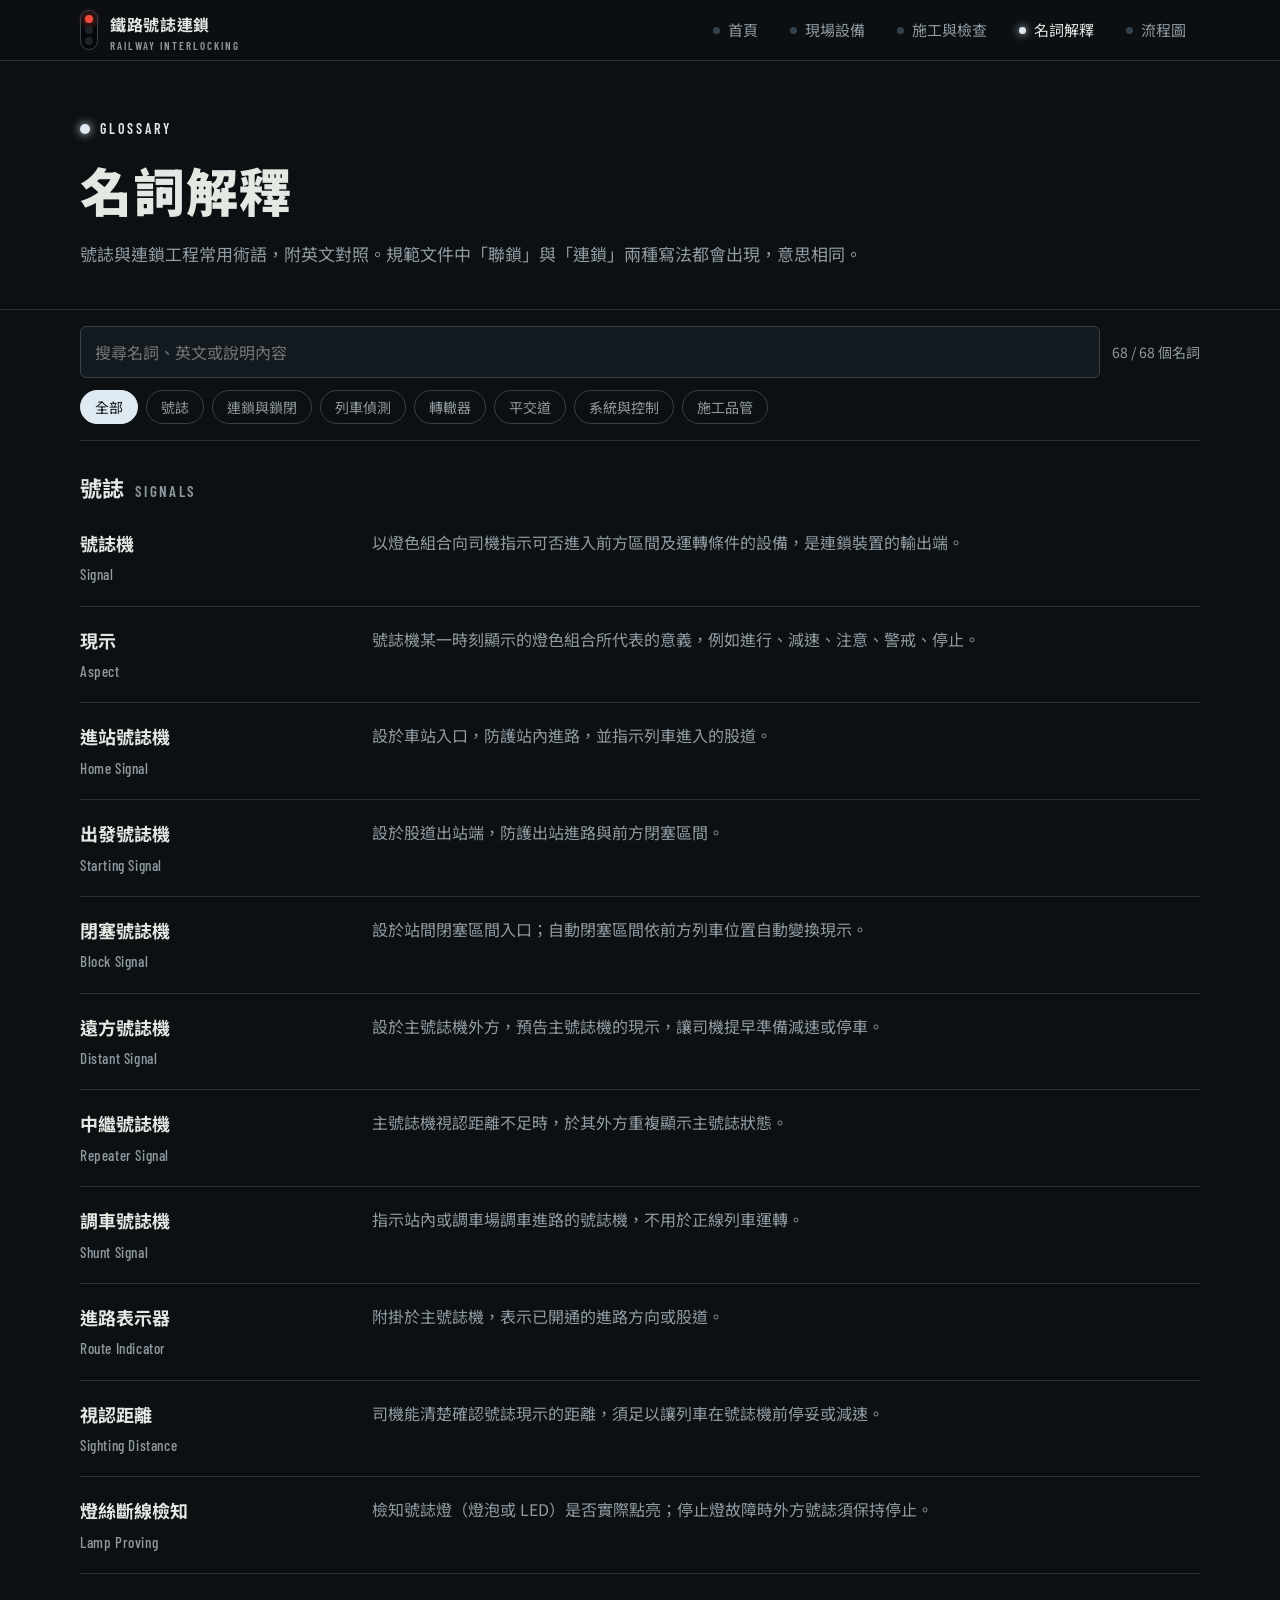
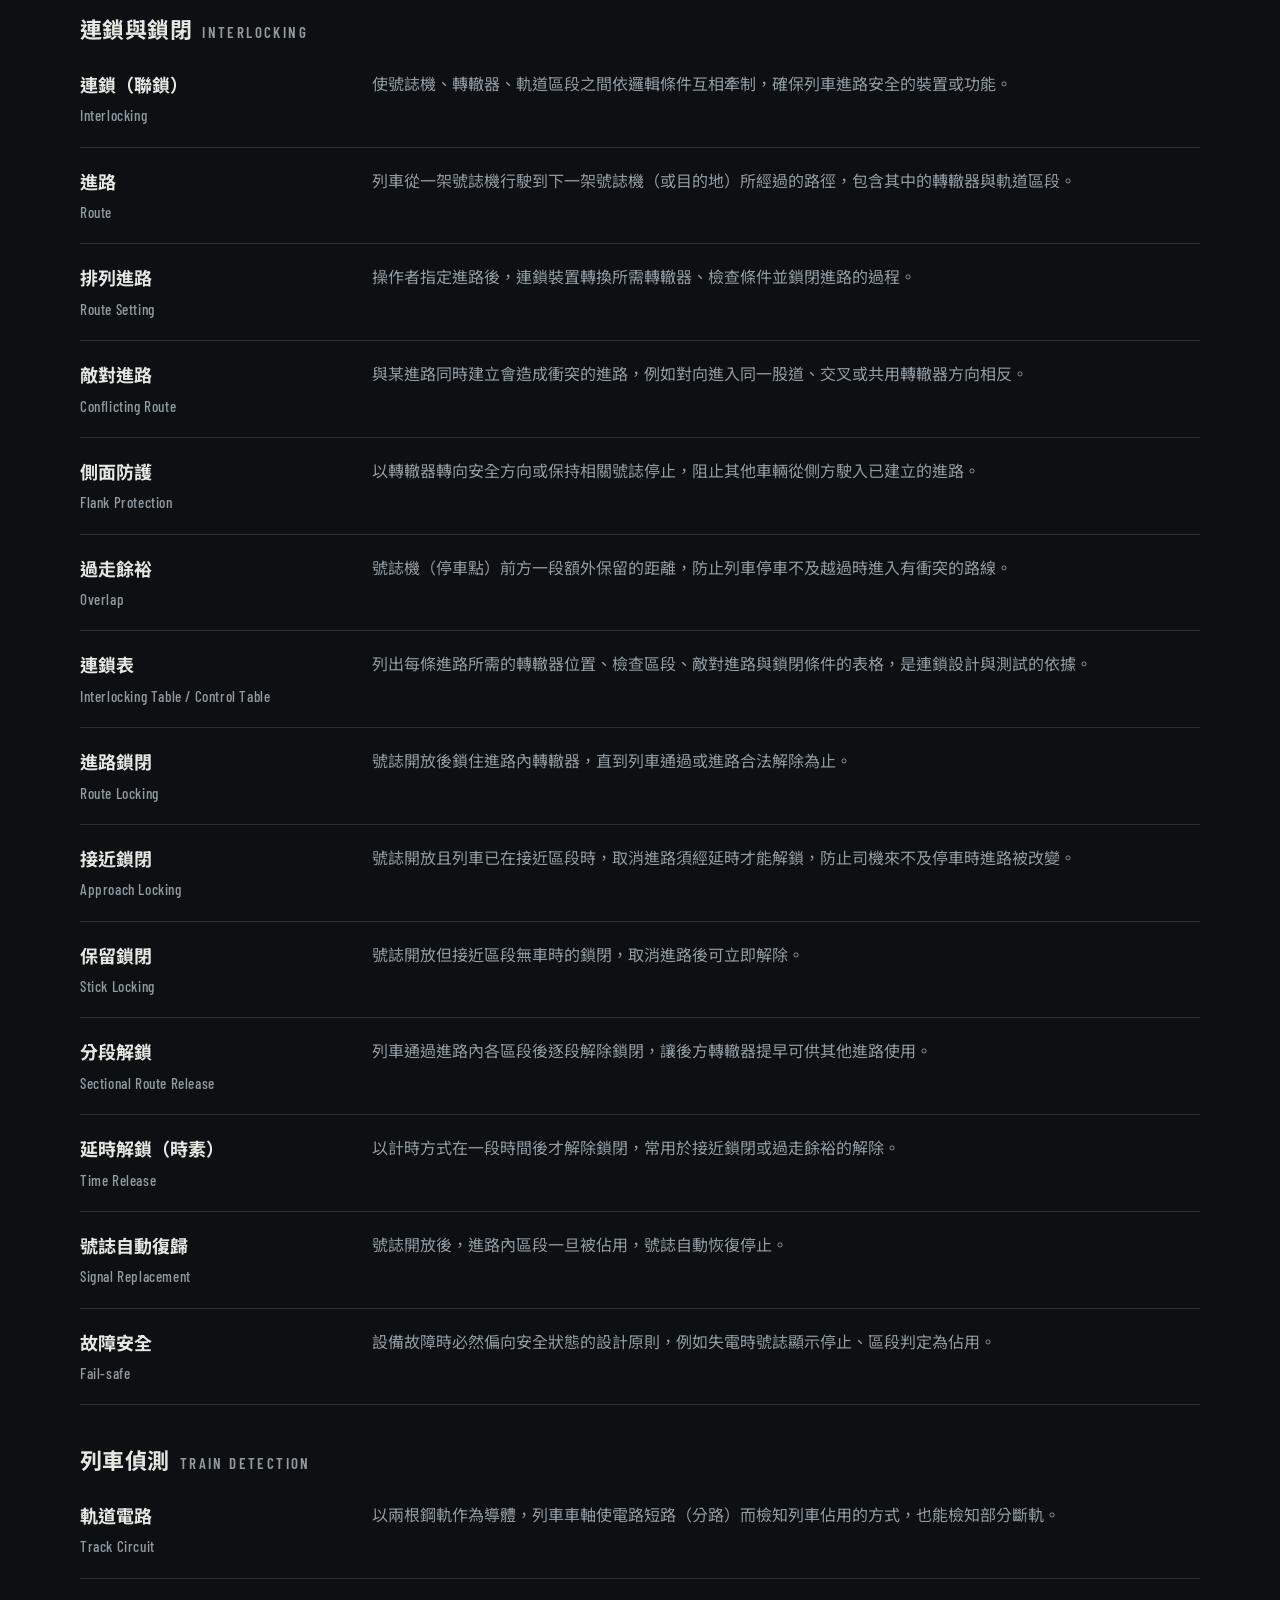
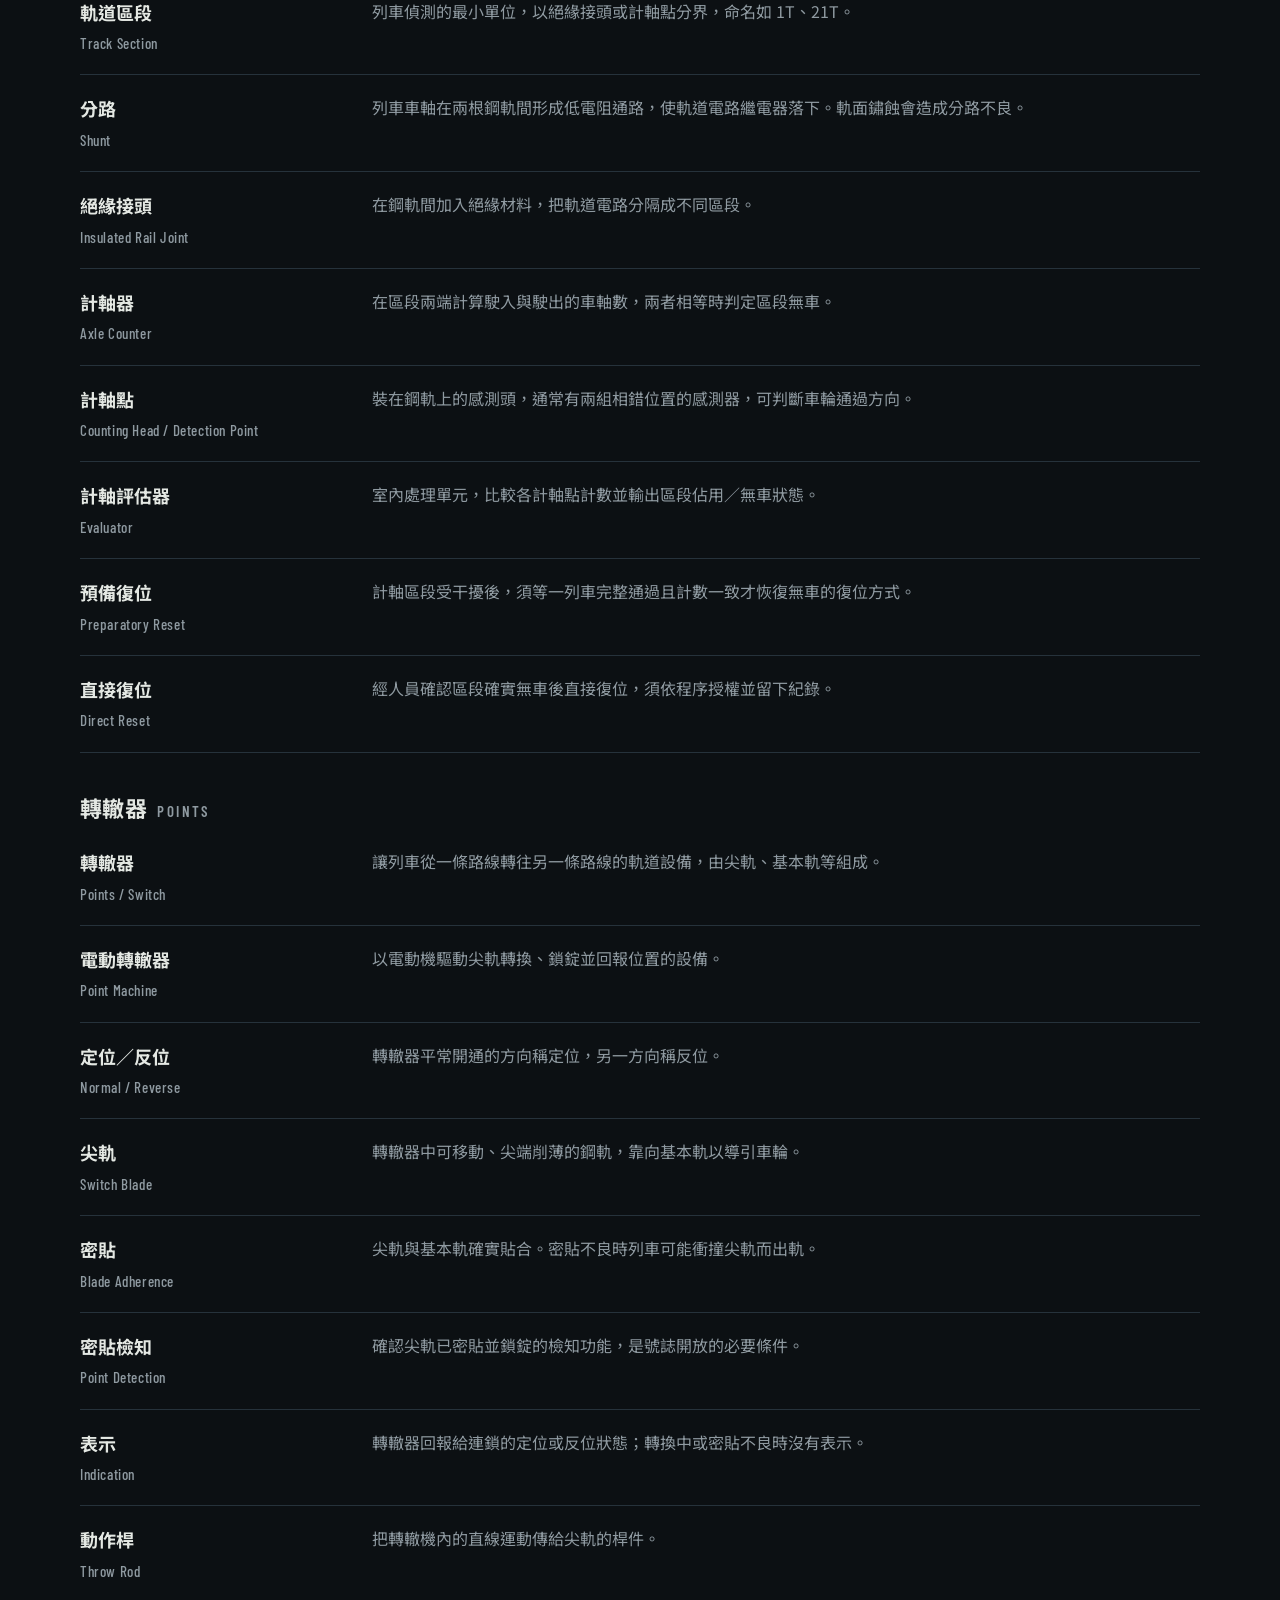
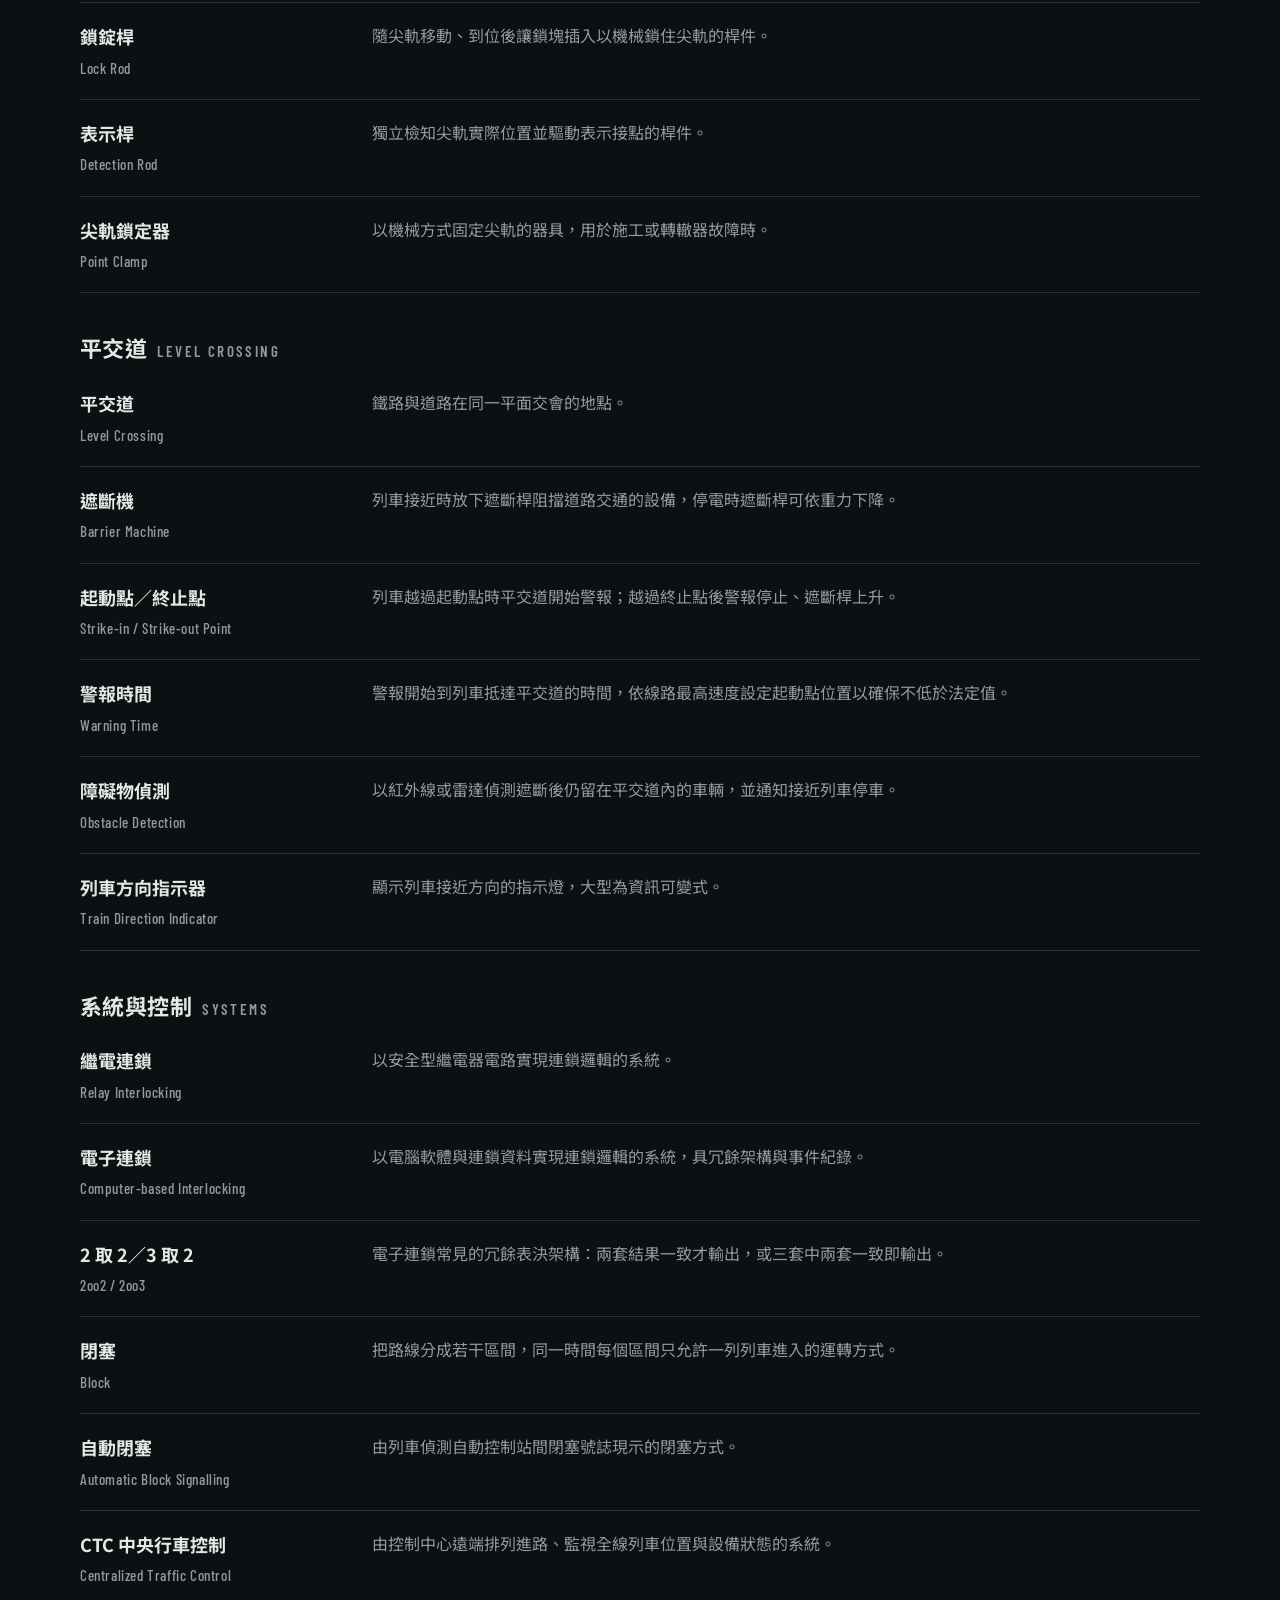
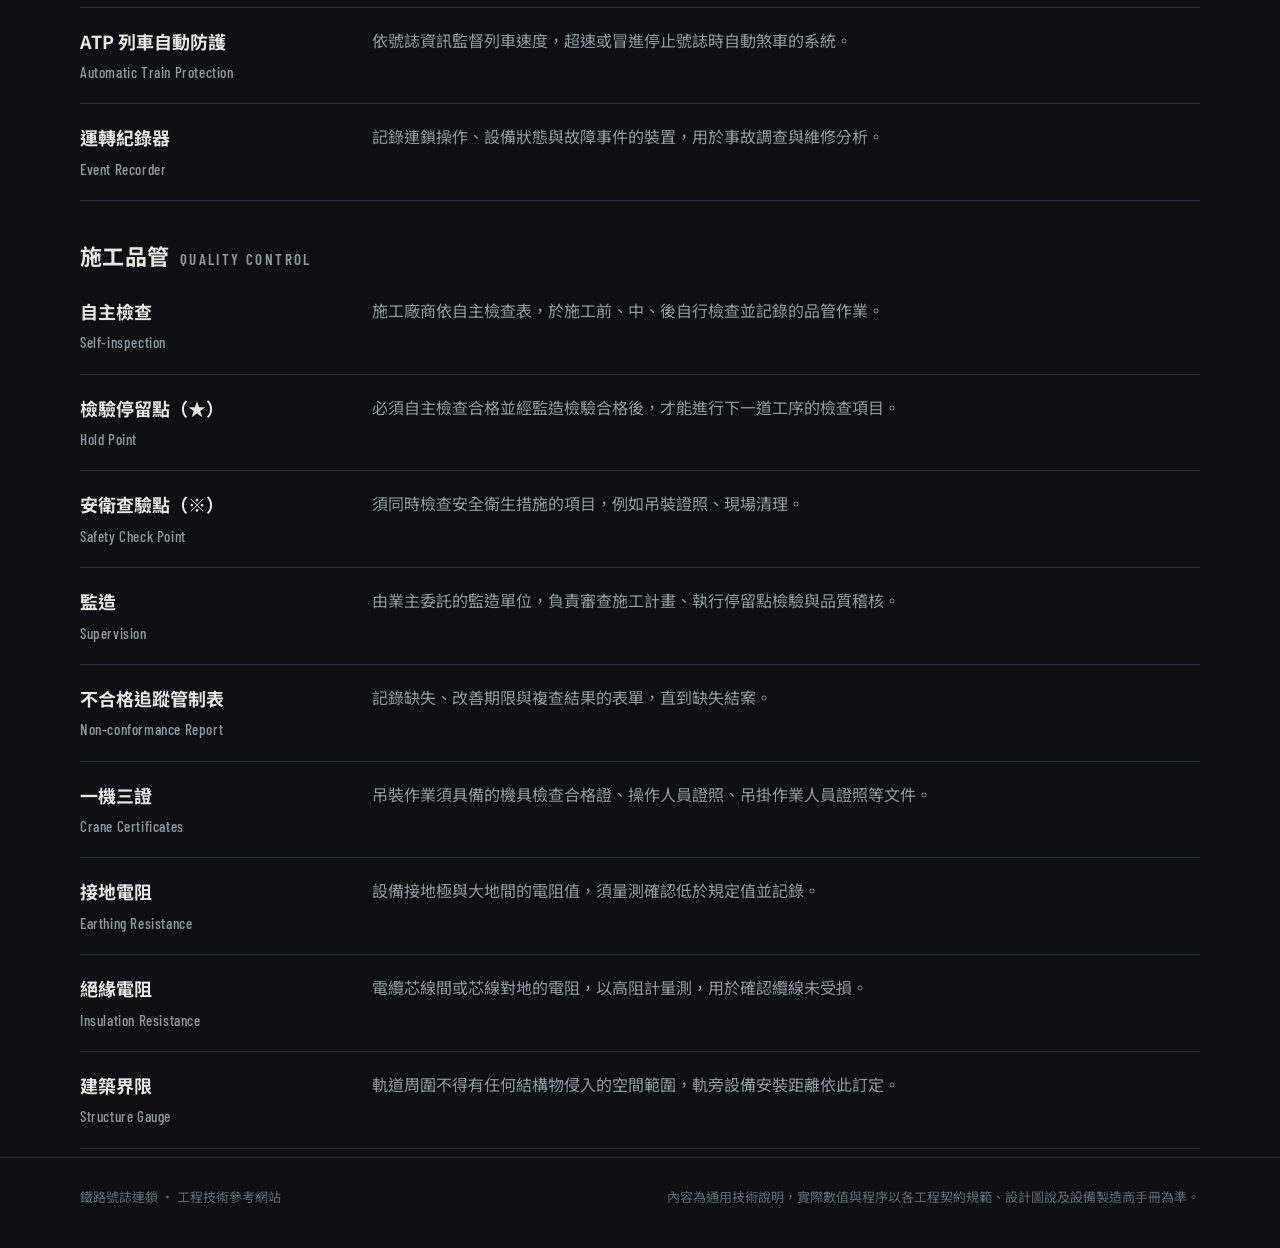
<file: glossary.html>
<!doctype html>
<html lang="zh-Hant-TW">
<head>
<meta charset="utf-8">
<meta name="viewport" content="width=device-width, initial-scale=1, viewport-fit=cover">
<title>名詞解釋｜鐵路號誌連鎖</title>
<meta name="description" content="鐵路號誌與連鎖常用術語，含中英對照與即時搜尋。">
<link rel="preconnect" href="https://fonts.googleapis.com"><link rel="preconnect" href="https://fonts.gstatic.com" crossorigin><link rel="stylesheet" href="https://fonts.googleapis.com/css2?family=Barlow+Condensed:wght@500;600;700&family=JetBrains+Mono:wght@400;500&family=Noto+Sans+TC:wght@400;500;700;900&display=swap">
<link rel="stylesheet" href="assets/style.css">
</head>
<body>
<div style="--lamp:var(--lunar)">
<header class="topbar">
  <div class="wrap">
    <a class="brand" href="index.html" aria-label="鐵路號誌連鎖 首頁">
      <span class="brand-head" aria-hidden="true"><i class="on-r"></i><i></i><i></i></span>
      <span>鐵路號誌連鎖<small>RAILWAY INTERLOCKING</small></span>
    </a>
    <button class="menu-btn" id="menu-btn" aria-expanded="false" aria-controls="site-nav">選單</button>
    <nav class="nav" id="site-nav" aria-label="主要導覽">
        <a href="index.html">首頁</a>
        <a href="equipment.html">現場設備</a>
        <a href="inspection.html">施工與檢查</a>
        <a href="glossary.html" aria-current="page">名詞解釋</a>
        <a href="flow/">流程圖</a>
    </nav>
  </div>
</header>
<main>
<style>
.g-tools { position: sticky; top: calc(env(safe-area-inset-top, 0px) + 61px); z-index: 5; background: var(--bg); padding-block: 16px; border-bottom: 1px solid var(--line); display: grid; grid-template-columns: minmax(0, 1fr); gap: 12px; }
.g-search { display: flex; gap: 12px; align-items: center; }
.g-search input { flex: 1; min-width: 0; font: inherit; font-size: 16px; color: var(--fg); background: var(--panel); border: 1px solid var(--line-2); border-radius: var(--radius); padding: 11px 14px; }
.g-search input:focus { outline: none; border-color: var(--lunar); }
.g-search span { font-size: 14px; color: var(--muted); white-space: nowrap; font-variant-numeric: tabular-nums; }
.chips { display: flex; flex-wrap: wrap; gap: 8px; }
.chip { font: inherit; font-size: 14px; color: var(--muted); background: transparent; border: 1px solid var(--line-2); border-radius: 999px; padding: 4px 14px; cursor: pointer; }
.chip:hover { color: var(--fg); }
.chip[aria-pressed="true"] { color: var(--bg); background: var(--lunar); border-color: var(--lunar); }
.g-group { padding-block: 32px 8px; }
.g-group h2 { font-size: 15px; font-family: var(--font-label); font-weight: 600; letter-spacing: .16em; color: var(--muted); margin-bottom: 8px; display: flex; gap: 10px; align-items: baseline; }
.g-group h2 b { font-family: var(--font-body); font-size: 22px; color: var(--fg); letter-spacing: .02em; }
dl.terms { margin: 0; }
.term { display: grid; grid-template-columns: minmax(180px, 260px) minmax(0, 1fr); gap: 8px 32px; padding: 18px 0; border-bottom: 1px solid var(--line); }
.term dt { min-width: 0; }
.term dt b { font-size: 18px; display: block; }
.term dt i { font-style: normal; font-family: var(--font-label); font-weight: 500; font-size: 15px; letter-spacing: .04em; color: var(--muted); }
.term dd { margin: 0; color: var(--muted); max-width: 46em; min-width: 0; }
.term dd mark { background: rgba(223,233,242,.18); color: var(--fg); border-radius: 2px; padding: 0 1px; }
.term dt mark { background: rgba(223,233,242,.18); color: inherit; }
@media (max-width: 640px) { .term { grid-template-columns: minmax(0, 1fr); } }
.g-empty { padding: 40px 0; color: var(--muted); }
</style>

<header class="page-head">
  <div class="wrap">
    <div class="eyebrow">GLOSSARY</div>
    <h1>名詞解釋</h1>
    <p class="lede">號誌與連鎖工程常用術語，附英文對照。規範文件中「聯鎖」與「連鎖」兩種寫法都會出現，意思相同。</p>
  </div>
</header>

<div class="wrap">
  <div class="g-tools">
    <div class="g-search"><input id="gq" type="search" placeholder="搜尋名詞、英文或說明內容" aria-label="搜尋名詞" autocomplete="off"><span id="gcount"></span></div>
    <div class="chips" id="chips" role="group" aria-label="依分類篩選"></div>
  </div>
  <div id="glist"></div>
  <p class="g-empty" id="gempty" hidden>找不到符合的名詞。換個關鍵字，或改選「全部」。</p>
</div>

<script>
(function () {
  var CAT = [['sig', '號誌', 'SIGNALS'], ['ilk', '連鎖與鎖閉', 'INTERLOCKING'], ['det', '列車偵測', 'TRAIN DETECTION'], ['pt', '轉轍器', 'POINTS'], ['lx', '平交道', 'LEVEL CROSSING'], ['sys', '系統與控制', 'SYSTEMS'], ['qc', '施工品管', 'QUALITY CONTROL']];
  var G = [
    ['sig', '號誌機', 'Signal', '以燈色組合向司機指示可否進入前方區間及運轉條件的設備，是連鎖裝置的輸出端。'],
    ['sig', '現示', 'Aspect', '號誌機某一時刻顯示的燈色組合所代表的意義，例如進行、減速、注意、警戒、停止。'],
    ['sig', '進站號誌機', 'Home Signal', '設於車站入口，防護站內進路，並指示列車進入的股道。'],
    ['sig', '出發號誌機', 'Starting Signal', '設於股道出站端，防護出站進路與前方閉塞區間。'],
    ['sig', '閉塞號誌機', 'Block Signal', '設於站間閉塞區間入口；自動閉塞區間依前方列車位置自動變換現示。'],
    ['sig', '遠方號誌機', 'Distant Signal', '設於主號誌機外方，預告主號誌機的現示，讓司機提早準備減速或停車。'],
    ['sig', '中繼號誌機', 'Repeater Signal', '主號誌機視認距離不足時，於其外方重複顯示主號誌狀態。'],
    ['sig', '調車號誌機', 'Shunt Signal', '指示站內或調車場調車進路的號誌機，不用於正線列車運轉。'],
    ['sig', '進路表示器', 'Route Indicator', '附掛於主號誌機，表示已開通的進路方向或股道。'],
    ['sig', '視認距離', 'Sighting Distance', '司機能清楚確認號誌現示的距離，須足以讓列車在號誌機前停妥或減速。'],
    ['sig', '燈絲斷線檢知', 'Lamp Proving', '檢知號誌燈（燈泡或 LED）是否實際點亮；停止燈故障時外方號誌須保持停止。'],

    ['ilk', '連鎖（聯鎖）', 'Interlocking', '使號誌機、轉轍器、軌道區段之間依邏輯條件互相牽制，確保列車進路安全的裝置或功能。'],
    ['ilk', '進路', 'Route', '列車從一架號誌機行駛到下一架號誌機（或目的地）所經過的路徑，包含其中的轉轍器與軌道區段。'],
    ['ilk', '排列進路', 'Route Setting', '操作者指定進路後，連鎖裝置轉換所需轉轍器、檢查條件並鎖閉進路的過程。'],
    ['ilk', '敵對進路', 'Conflicting Route', '與某進路同時建立會造成衝突的進路，例如對向進入同一股道、交叉或共用轉轍器方向相反。'],
    ['ilk', '側面防護', 'Flank Protection', '以轉轍器轉向安全方向或保持相關號誌停止，阻止其他車輛從側方駛入已建立的進路。'],
    ['ilk', '過走餘裕', 'Overlap', '號誌機（停車點）前方一段額外保留的距離，防止列車停車不及越過時進入有衝突的路線。'],
    ['ilk', '連鎖表', 'Interlocking Table / Control Table', '列出每條進路所需的轉轍器位置、檢查區段、敵對進路與鎖閉條件的表格，是連鎖設計與測試的依據。'],
    ['ilk', '進路鎖閉', 'Route Locking', '號誌開放後鎖住進路內轉轍器，直到列車通過或進路合法解除為止。'],
    ['ilk', '接近鎖閉', 'Approach Locking', '號誌開放且列車已在接近區段時，取消進路須經延時才能解鎖，防止司機來不及停車時進路被改變。'],
    ['ilk', '保留鎖閉', 'Stick Locking', '號誌開放但接近區段無車時的鎖閉，取消進路後可立即解除。'],
    ['ilk', '分段解鎖', 'Sectional Route Release', '列車通過進路內各區段後逐段解除鎖閉，讓後方轉轍器提早可供其他進路使用。'],
    ['ilk', '延時解鎖（時素）', 'Time Release', '以計時方式在一段時間後才解除鎖閉，常用於接近鎖閉或過走餘裕的解除。'],
    ['ilk', '號誌自動復歸', 'Signal Replacement', '號誌開放後，進路內區段一旦被佔用，號誌自動恢復停止。'],
    ['ilk', '故障安全', 'Fail-safe', '設備故障時必然偏向安全狀態的設計原則，例如失電時號誌顯示停止、區段判定為佔用。'],

    ['det', '軌道電路', 'Track Circuit', '以兩根鋼軌作為導體，列車車軸使電路短路（分路）而檢知列車佔用的方式，也能檢知部分斷軌。'],
    ['det', '軌道區段', 'Track Section', '列車偵測的最小單位，以絕緣接頭或計軸點分界，命名如 1T、21T。'],
    ['det', '分路', 'Shunt', '列車車軸在兩根鋼軌間形成低電阻通路，使軌道電路繼電器落下。軌面鏽蝕會造成分路不良。'],
    ['det', '絕緣接頭', 'Insulated Rail Joint', '在鋼軌間加入絕緣材料，把軌道電路分隔成不同區段。'],
    ['det', '計軸器', 'Axle Counter', '在區段兩端計算駛入與駛出的車軸數，兩者相等時判定區段無車。'],
    ['det', '計軸點', 'Counting Head / Detection Point', '裝在鋼軌上的感測頭，通常有兩組相錯位置的感測器，可判斷車輪通過方向。'],
    ['det', '計軸評估器', 'Evaluator', '室內處理單元，比較各計軸點計數並輸出區段佔用／無車狀態。'],
    ['det', '預備復位', 'Preparatory Reset', '計軸區段受干擾後，須等一列車完整通過且計數一致才恢復無車的復位方式。'],
    ['det', '直接復位', 'Direct Reset', '經人員確認區段確實無車後直接復位，須依程序授權並留下紀錄。'],

    ['pt', '轉轍器', 'Points / Switch', '讓列車從一條路線轉往另一條路線的軌道設備，由尖軌、基本軌等組成。'],
    ['pt', '電動轉轍器', 'Point Machine', '以電動機驅動尖軌轉換、鎖錠並回報位置的設備。'],
    ['pt', '定位／反位', 'Normal / Reverse', '轉轍器平常開通的方向稱定位，另一方向稱反位。'],
    ['pt', '尖軌', 'Switch Blade', '轉轍器中可移動、尖端削薄的鋼軌，靠向基本軌以導引車輪。'],
    ['pt', '密貼', 'Blade Adherence', '尖軌與基本軌確實貼合。密貼不良時列車可能衝撞尖軌而出軌。'],
    ['pt', '密貼檢知', 'Point Detection', '確認尖軌已密貼並鎖錠的檢知功能，是號誌開放的必要條件。'],
    ['pt', '表示', 'Indication', '轉轍器回報給連鎖的定位或反位狀態；轉換中或密貼不良時沒有表示。'],
    ['pt', '動作桿', 'Throw Rod', '把轉轍機內的直線運動傳給尖軌的桿件。'],
    ['pt', '鎖錠桿', 'Lock Rod', '隨尖軌移動、到位後讓鎖塊插入以機械鎖住尖軌的桿件。'],
    ['pt', '表示桿', 'Detection Rod', '獨立檢知尖軌實際位置並驅動表示接點的桿件。'],
    ['pt', '尖軌鎖定器', 'Point Clamp', '以機械方式固定尖軌的器具，用於施工或轉轍器故障時。'],

    ['lx', '平交道', 'Level Crossing', '鐵路與道路在同一平面交會的地點。'],
    ['lx', '遮斷機', 'Barrier Machine', '列車接近時放下遮斷桿阻擋道路交通的設備，停電時遮斷桿可依重力下降。'],
    ['lx', '起動點／終止點', 'Strike-in / Strike-out Point', '列車越過起動點時平交道開始警報；越過終止點後警報停止、遮斷桿上升。'],
    ['lx', '警報時間', 'Warning Time', '警報開始到列車抵達平交道的時間，依線路最高速度設定起動點位置以確保不低於法定值。'],
    ['lx', '障礙物偵測', 'Obstacle Detection', '以紅外線或雷達偵測遮斷後仍留在平交道內的車輛，並通知接近列車停車。'],
    ['lx', '列車方向指示器', 'Train Direction Indicator', '顯示列車接近方向的指示燈，大型為資訊可變式。'],

    ['sys', '繼電連鎖', 'Relay Interlocking', '以安全型繼電器電路實現連鎖邏輯的系統。'],
    ['sys', '電子連鎖', 'Computer-based Interlocking', '以電腦軟體與連鎖資料實現連鎖邏輯的系統，具冗餘架構與事件紀錄。'],
    ['sys', '2 取 2／3 取 2', '2oo2 / 2oo3', '電子連鎖常見的冗餘表決架構：兩套結果一致才輸出，或三套中兩套一致即輸出。'],
    ['sys', '閉塞', 'Block', '把路線分成若干區間，同一時間每個區間只允許一列列車進入的運轉方式。'],
    ['sys', '自動閉塞', 'Automatic Block Signalling', '由列車偵測自動控制站間閉塞號誌現示的閉塞方式。'],
    ['sys', 'CTC 中央行車控制', 'Centralized Traffic Control', '由控制中心遠端排列進路、監視全線列車位置與設備狀態的系統。'],
    ['sys', 'ATP 列車自動防護', 'Automatic Train Protection', '依號誌資訊監督列車速度，超速或冒進停止號誌時自動煞車的系統。'],
    ['sys', '運轉紀錄器', 'Event Recorder', '記錄連鎖操作、設備狀態與故障事件的裝置，用於事故調查與維修分析。'],

    ['qc', '自主檢查', 'Self-inspection', '施工廠商依自主檢查表，於施工前、中、後自行檢查並記錄的品管作業。'],
    ['qc', '檢驗停留點（★）', 'Hold Point', '必須自主檢查合格並經監造檢驗合格後，才能進行下一道工序的檢查項目。'],
    ['qc', '安衛查驗點（※）', 'Safety Check Point', '須同時檢查安全衛生措施的項目，例如吊裝證照、現場清理。'],
    ['qc', '監造', 'Supervision', '由業主委託的監造單位，負責審查施工計畫、執行停留點檢驗與品質稽核。'],
    ['qc', '不合格追蹤管制表', 'Non-conformance Report', '記錄缺失、改善期限與複查結果的表單，直到缺失結案。'],
    ['qc', '一機三證', 'Crane Certificates', '吊裝作業須具備的機具檢查合格證、操作人員證照、吊掛作業人員證照等文件。'],
    ['qc', '接地電阻', 'Earthing Resistance', '設備接地極與大地間的電阻值，須量測確認低於規定值並記錄。'],
    ['qc', '絕緣電阻', 'Insulation Resistance', '電纜芯線間或芯線對地的電阻，以高阻計量測，用於確認纜線未受損。'],
    ['qc', '建築界限', 'Structure Gauge', '軌道周圍不得有任何結構物侵入的空間範圍，軌旁設備安裝距離依此訂定。']
  ];
  var $ = function (id) { return document.getElementById(id); };
  var cur = '';
  var chips = $('chips');
  [['', '全部']].concat(CAT).forEach(function (c) {
    var b = document.createElement('button'); b.className = 'chip'; b.type = 'button'; b.textContent = c[1];
    b.setAttribute('aria-pressed', c[0] === cur);
    b.addEventListener('click', function () { cur = c[0]; [].forEach.call(chips.children, function (x) { x.setAttribute('aria-pressed', x === b); }); draw(); });
    chips.appendChild(b);
  });
  function esc(s) { return s.replace(/[&<>]/g, function (m) { return { '&': '&amp;', '<': '&lt;', '>': '&gt;' }[m]; }); }
  function hl(s, q) {
    s = esc(s); if (!q) return s;
    var i = s.toLowerCase().indexOf(q.toLowerCase()); if (i < 0) return s;
    return s.slice(0, i) + '<mark>' + s.slice(i, i + q.length) + '</mark>' + s.slice(i + q.length);
  }
  function draw() {
    var q = $('gq').value.trim(), ql = q.toLowerCase(), n = 0, html = '';
    CAT.forEach(function (c) {
      if (cur && cur !== c[0]) return;
      var rows = G.filter(function (g) { return g[0] === c[0] && (!q || (g[1] + ' ' + g[2] + ' ' + g[3]).toLowerCase().indexOf(ql) >= 0); });
      if (!rows.length) return;
      n += rows.length;
      html += '<section class="g-group"><h2><b>' + c[1] + '</b>' + c[2] + '</h2><dl class="terms">' + rows.map(function (g) {
        return '<div class="term"><dt><b>' + hl(g[1], q) + '</b><i>' + hl(g[2], q) + '</i></dt><dd>' + hl(g[3], q) + '</dd></div>';
      }).join('') + '</dl></section>';
    });
    $('glist').innerHTML = html;
    $('gempty').hidden = n > 0;
    $('gcount').textContent = n + ' / ' + G.length + ' 個名詞';
  }
  $('gq').addEventListener('input', draw);
  draw();
})();
</script>

</main>
<footer class="footer">
  <div class="wrap">
    <span>鐵路號誌連鎖 · 工程技術參考網站</span>
    <span>內容為通用技術說明，實際數值與程序以各工程契約規範、設計圖說及設備製造商手冊為準。</span>
  </div>
</footer>
</div>
<script>
(function () {
  var b = document.getElementById('menu-btn'), n = document.getElementById('site-nav');
  b.addEventListener('click', function () {
    var o = n.classList.toggle('open'); b.setAttribute('aria-expanded', o);
  });
})();
</script>
</body>
</html>
</file>
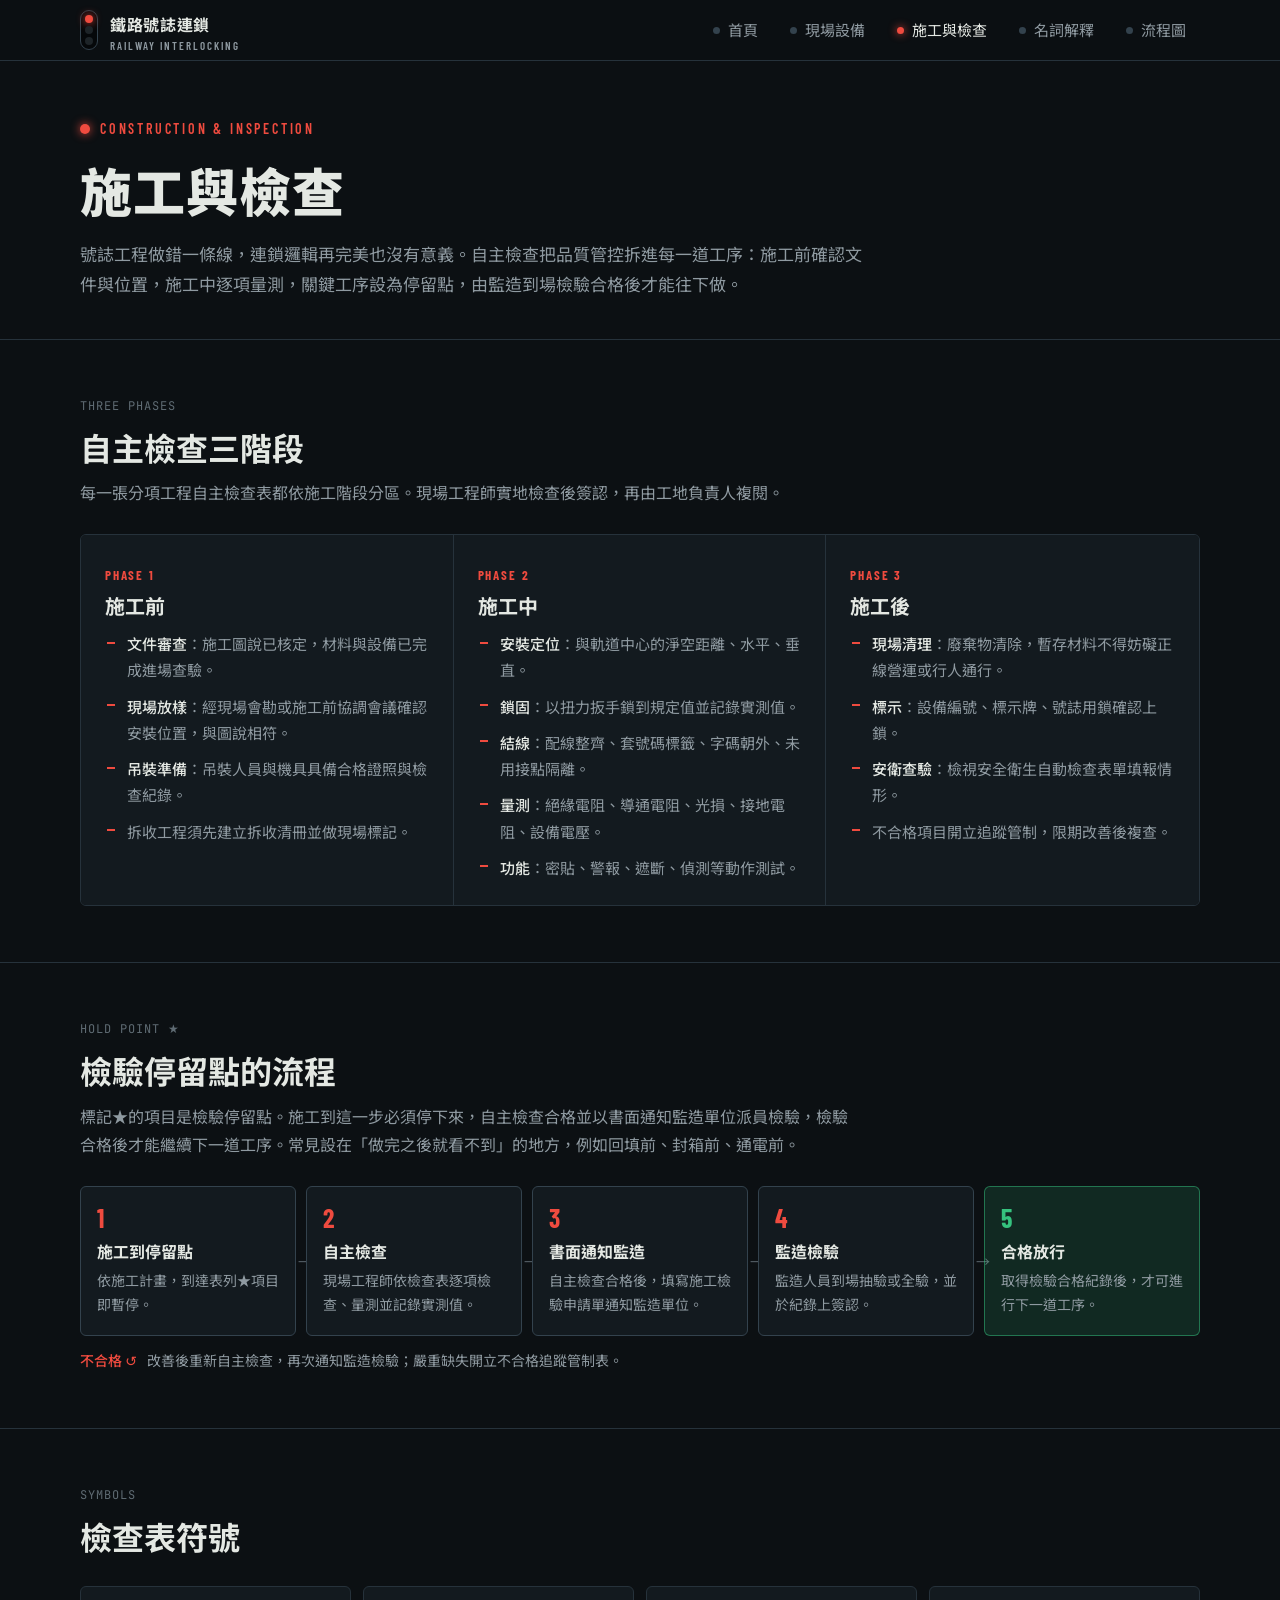
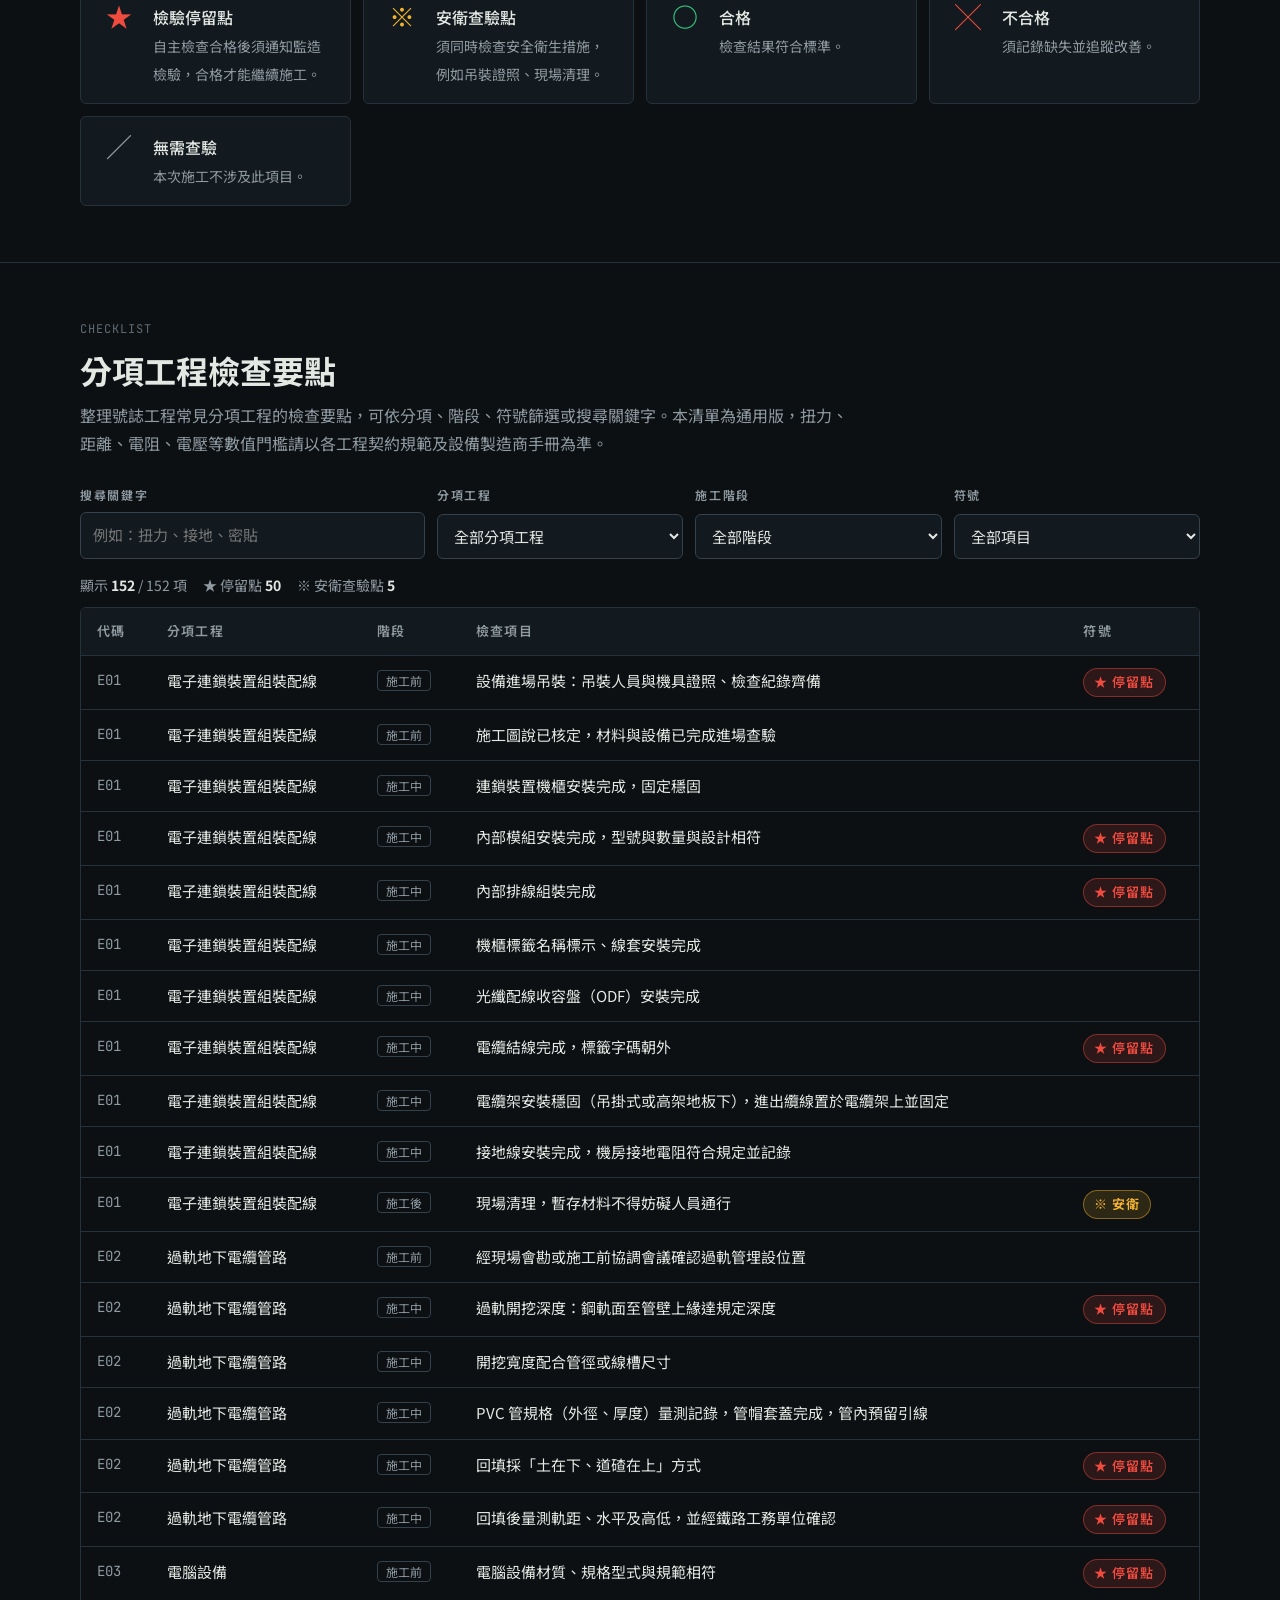
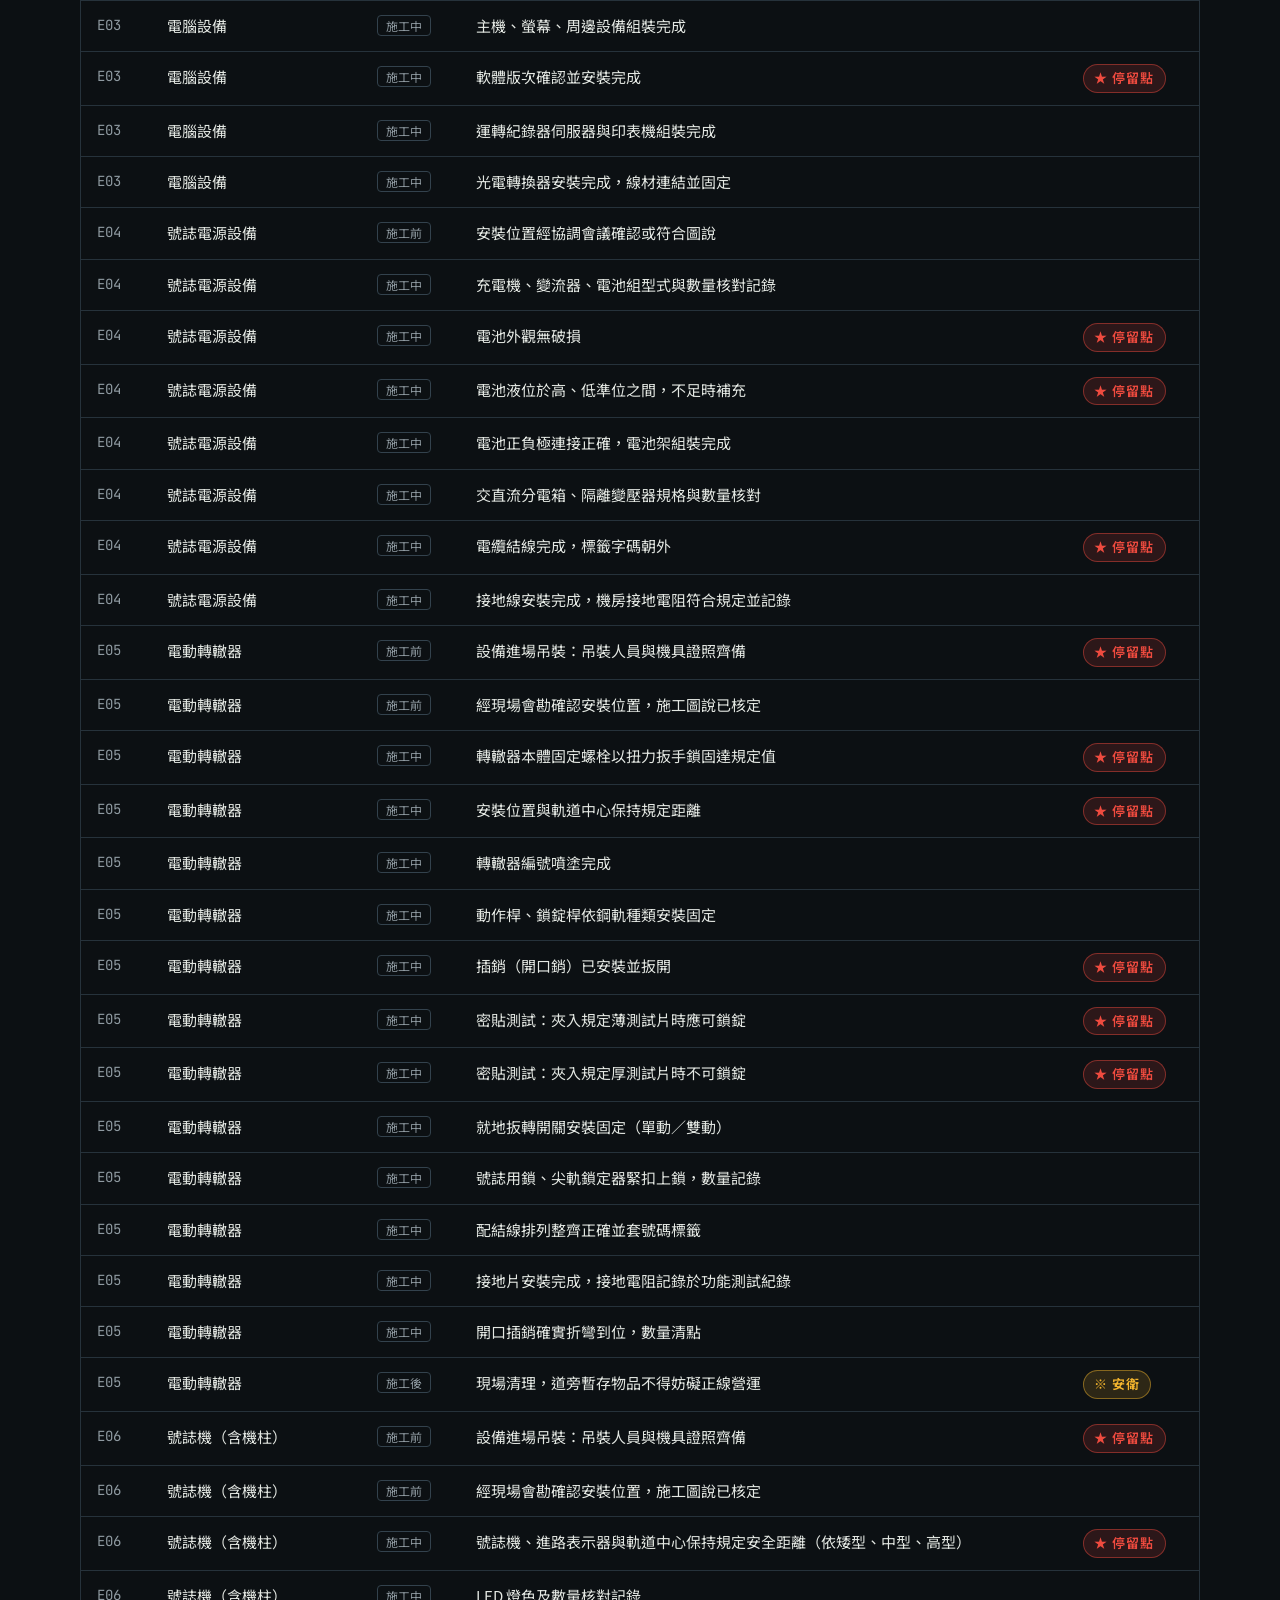
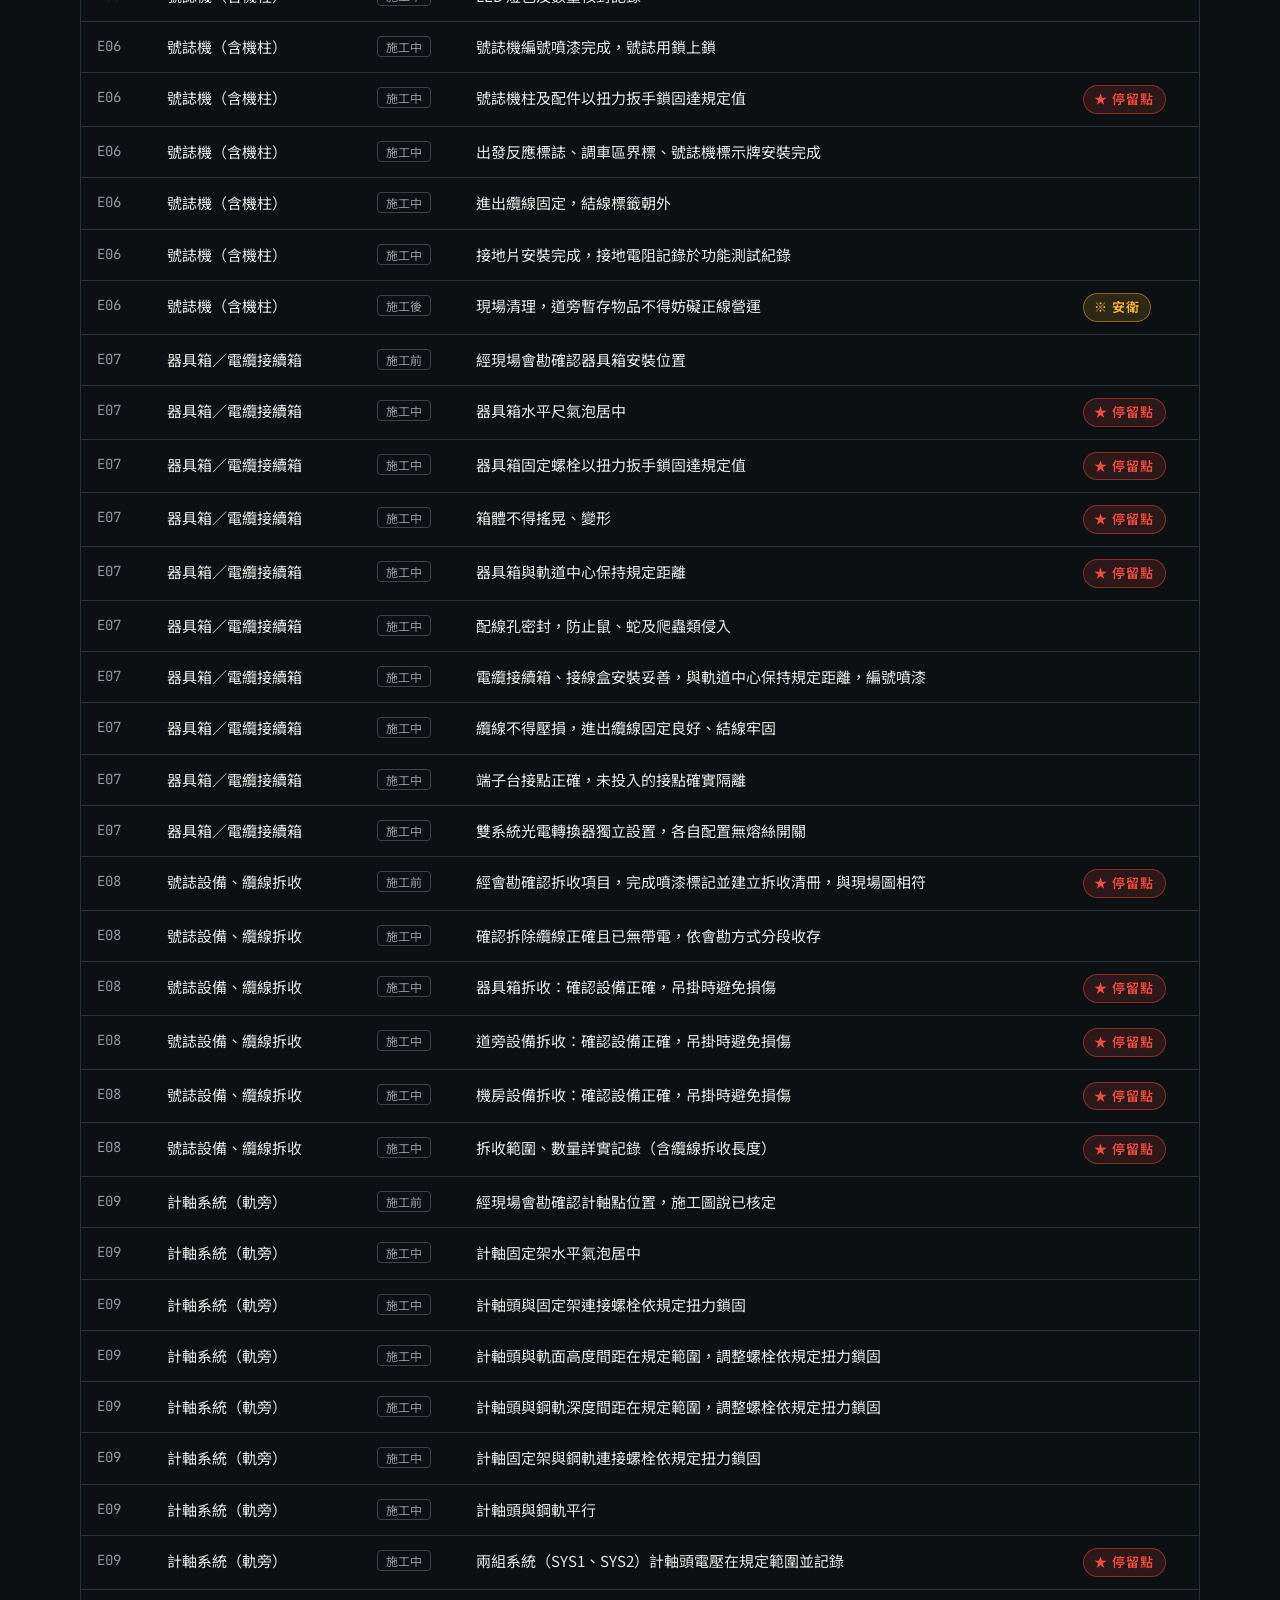
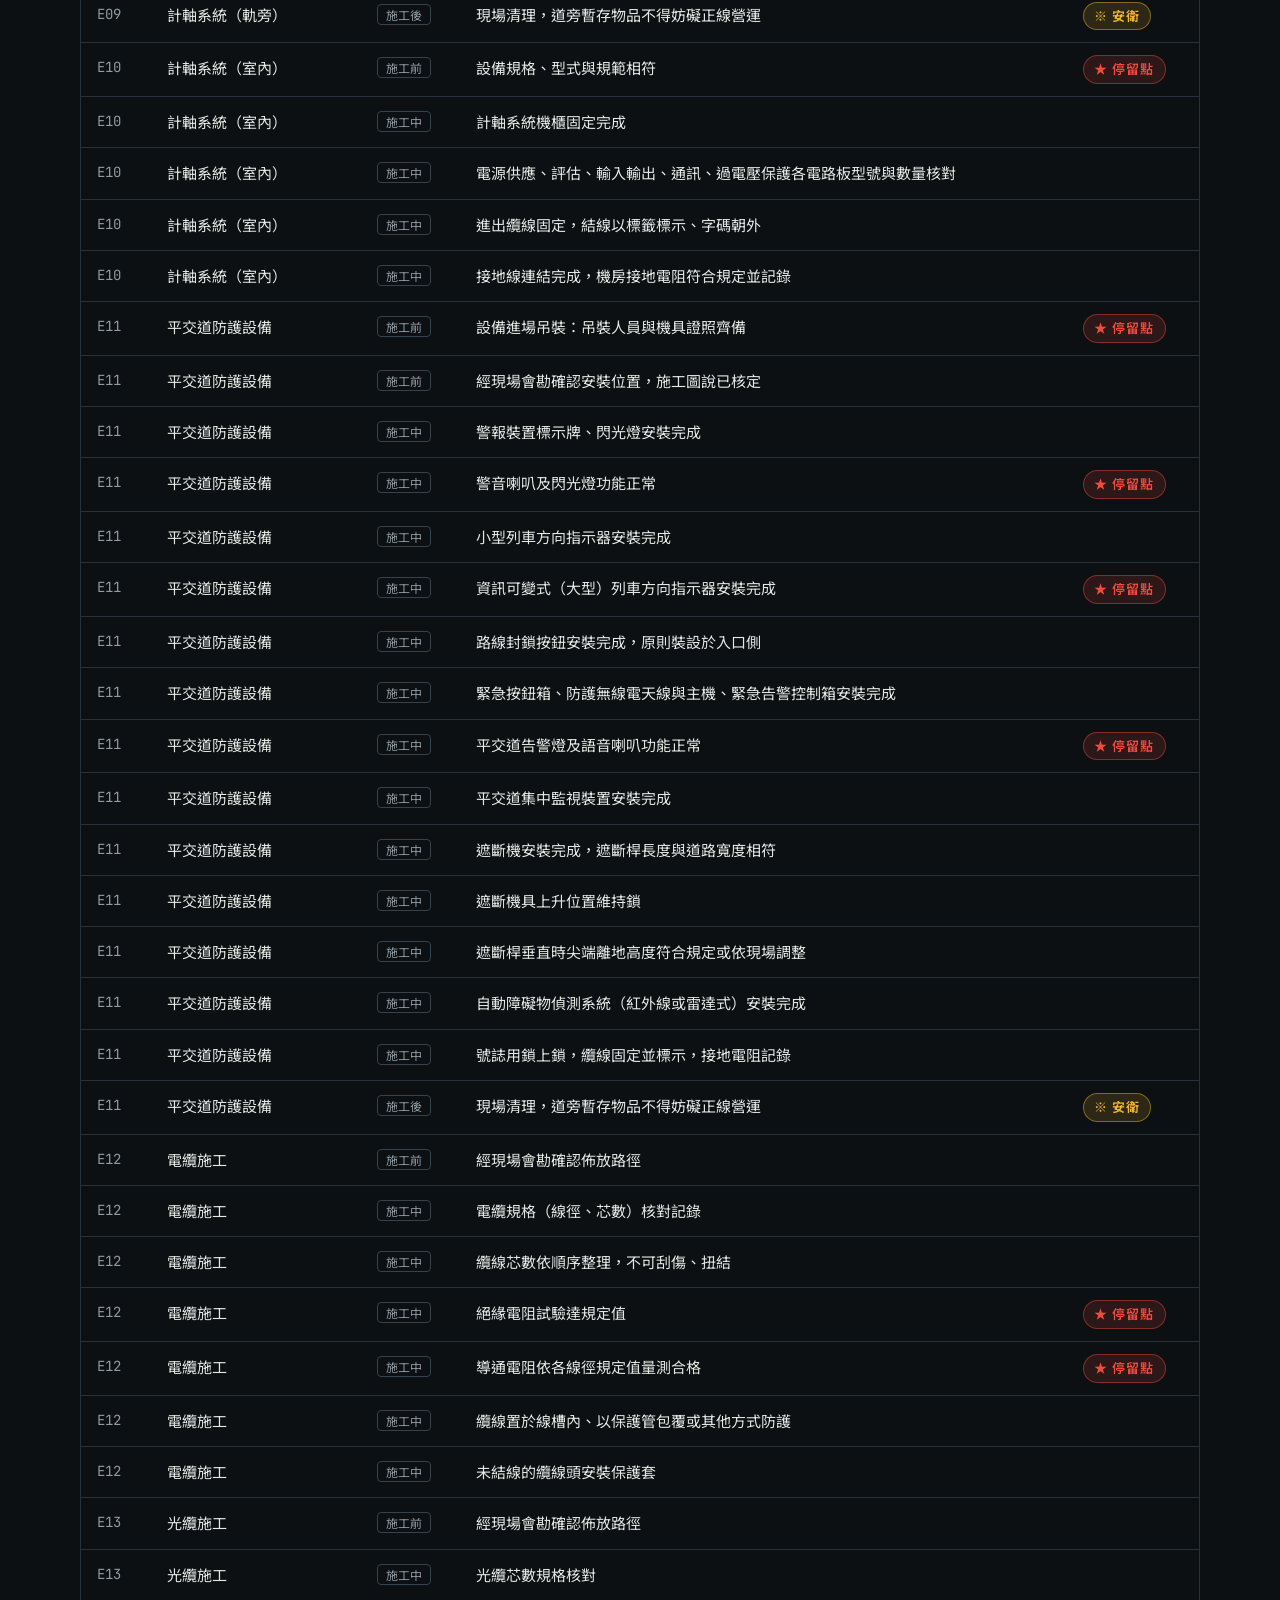
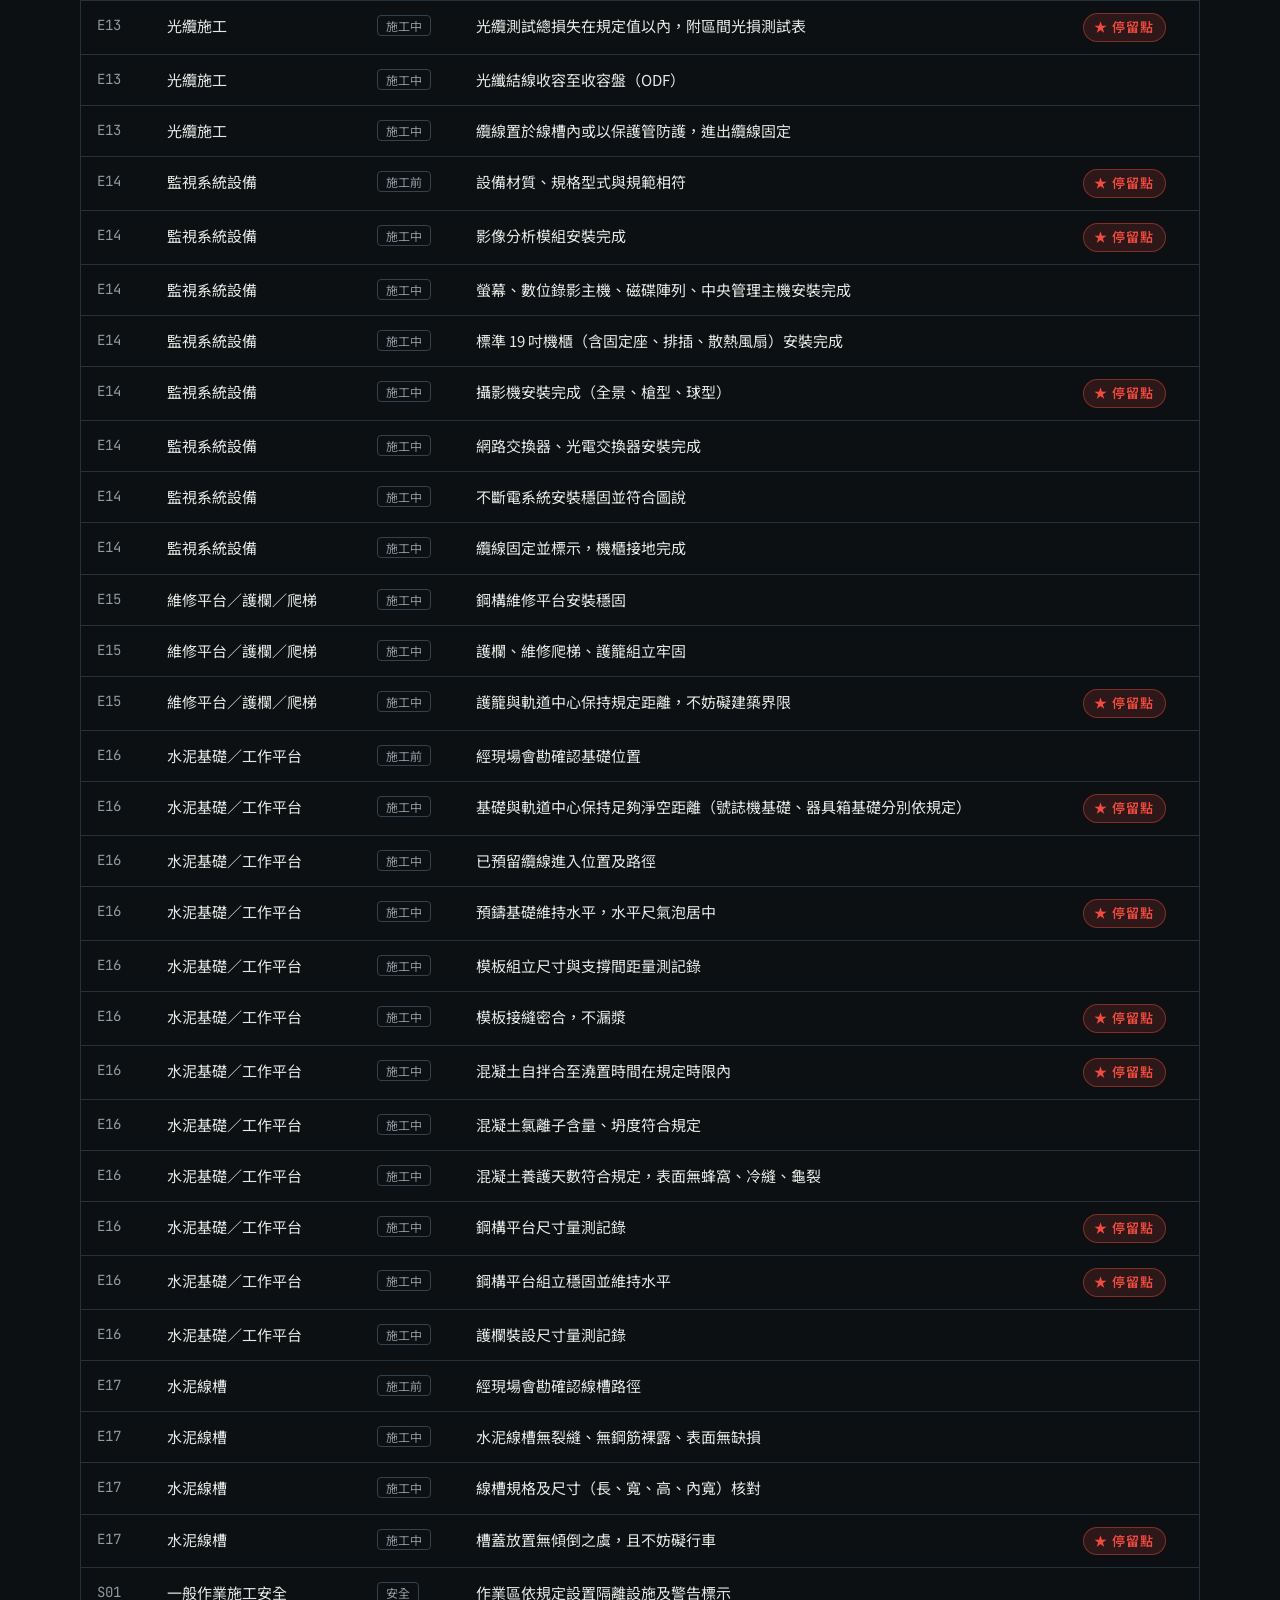
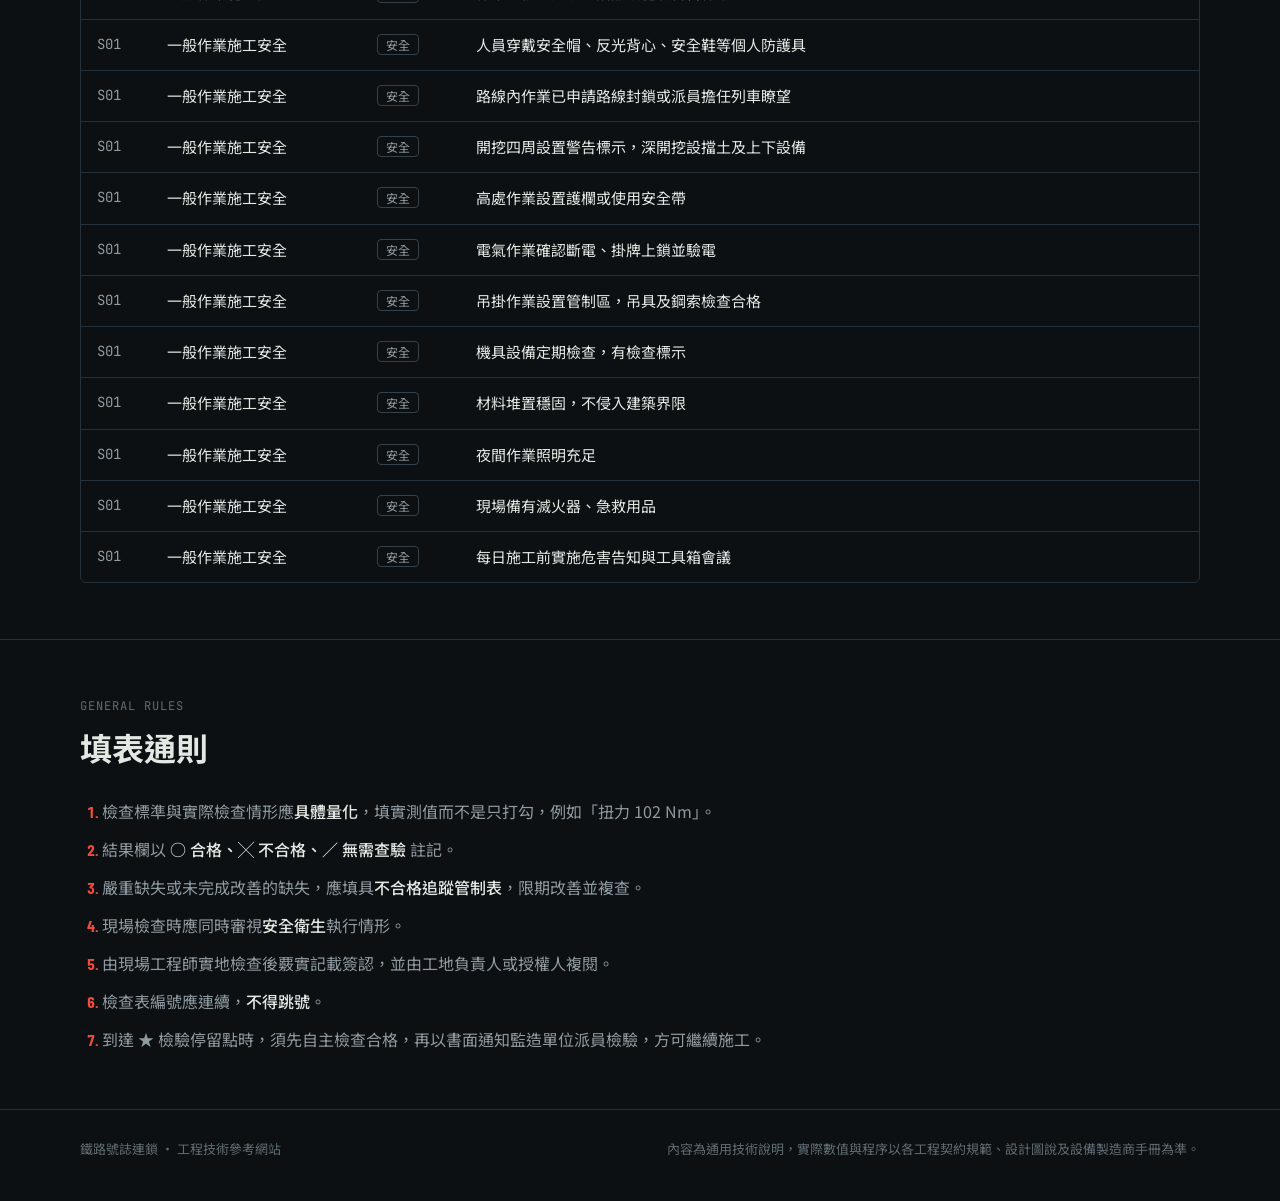
<file: inspection.html>
<!doctype html>
<html lang="zh-Hant-TW">
<head>
<meta charset="utf-8">
<meta name="viewport" content="width=device-width, initial-scale=1, viewport-fit=cover">
<title>施工與檢查｜鐵路號誌連鎖</title>
<meta name="description" content="號誌工程自主檢查流程、檢驗停留點與各分項工程檢查要點。">
<link rel="preconnect" href="https://fonts.googleapis.com"><link rel="preconnect" href="https://fonts.gstatic.com" crossorigin><link rel="stylesheet" href="https://fonts.googleapis.com/css2?family=Barlow+Condensed:wght@500;600;700&family=JetBrains+Mono:wght@400;500&family=Noto+Sans+TC:wght@400;500;700;900&display=swap">
<link rel="stylesheet" href="assets/style.css">
</head>
<body>
<div style="--lamp:var(--red)">
<header class="topbar">
  <div class="wrap">
    <a class="brand" href="index.html" aria-label="鐵路號誌連鎖 首頁">
      <span class="brand-head" aria-hidden="true"><i class="on-r"></i><i></i><i></i></span>
      <span>鐵路號誌連鎖<small>RAILWAY INTERLOCKING</small></span>
    </a>
    <button class="menu-btn" id="menu-btn" aria-expanded="false" aria-controls="site-nav">選單</button>
    <nav class="nav" id="site-nav" aria-label="主要導覽">
        <a href="index.html">首頁</a>
        <a href="equipment.html">現場設備</a>
        <a href="inspection.html" aria-current="page">施工與檢查</a>
        <a href="glossary.html">名詞解釋</a>
        <a href="flow/">流程圖</a>
    </nav>
  </div>
</header>
<main>
<style>
.flow { display: grid; grid-template-columns: repeat(3, minmax(0, 1fr)); gap: 0; border: 1px solid var(--line); border-radius: var(--radius); overflow: hidden; }
.flow > div { padding: 24px; background: var(--panel); border-right: 1px solid var(--line); min-width: 0; }
.flow > div:last-child { border-right: 0; }
.flow .ph { font-family: var(--font-label); font-weight: 700; letter-spacing: .14em; font-size: 13px; color: var(--red); }
.flow h3 { font-size: 20px; margin: 6px 0 12px; }
@media (max-width: 760px) { .flow { grid-template-columns: 1fr; } .flow > div { border-right: 0; border-bottom: 1px solid var(--line); } .flow > div:last-child { border-bottom: 0; } }

.hp { display: grid; grid-template-columns: repeat(5, minmax(0, 1fr)); gap: 10px; align-items: stretch; }
.hp > div { position: relative; padding: 18px 16px; border: 1px solid var(--line-2); border-radius: var(--radius); background: var(--panel); min-width: 0; }
.hp > div:not(:last-child)::after { content: "→"; position: absolute; right: -10px; top: 50%; transform: translate(50%, -50%); color: var(--dim); font-size: 14px; }
.hp .n { font-family: var(--font-label); font-weight: 700; font-size: 26px; line-height: 1; color: var(--red); }
.hp h4 { font-size: 16px; margin: 10px 0 6px; }
.hp p { font-size: 14px; color: var(--muted); }
.hp > div.pass { border-color: rgba(53,194,126,.5); background: var(--green-soft); }
.hp > div.pass .n { color: var(--green); }
.hp-back { margin-top: 12px; display: flex; gap: 10px; align-items: center; font-size: 14px; color: var(--muted); }
.hp-back b { color: var(--red); font-weight: 500; }
@media (max-width: 900px) { .hp { grid-template-columns: 1fr; } .hp > div:not(:last-child)::after { content: "↓"; right: 50%; top: auto; bottom: -10px; transform: translate(50%, 50%); } }

.marks { display: grid; grid-template-columns: repeat(auto-fit, minmax(220px, 1fr)); gap: 12px; }
.mark { display: grid; grid-template-columns: 44px minmax(0, 1fr); gap: 12px; align-items: start; padding: 16px; border: 1px solid var(--line); border-radius: var(--radius); background: var(--panel); }
.mark .sym { font-size: 26px; line-height: 1; text-align: center; font-weight: 700; }
.mark b { display: block; font-weight: 500; }
.mark span { font-size: 14px; color: var(--muted); }

/* 檢查清單 */
.filters { display: grid; grid-template-columns: minmax(0, 1.4fr) repeat(3, minmax(0, 1fr)); gap: 12px; margin-bottom: 14px; }
@media (max-width: 860px) { .filters { grid-template-columns: 1fr 1fr; } }
@media (max-width: 480px) { .filters { grid-template-columns: 1fr; } }
.field { display: grid; gap: 6px; min-width: 0; }
.field label { font-family: var(--font-label); font-weight: 600; letter-spacing: .14em; font-size: 12px; color: var(--muted); }
.field input, .field select { font: inherit; font-size: 15px; color: var(--fg); background: var(--panel); border: 1px solid var(--line-2); border-radius: var(--radius); padding: 9px 12px; width: 100%; min-width: 0; }
.field input:focus, .field select:focus { border-color: var(--red); outline: none; }
.count { font-size: 14px; color: var(--muted); margin-bottom: 10px; display: flex; flex-wrap: wrap; gap: 6px 16px; }
.count b { color: var(--fg); font-variant-numeric: tabular-nums; }
#list td:nth-child(1) { white-space: nowrap; color: var(--muted); font-size: 14px; }
#list td:nth-child(2) { white-space: nowrap; }
#list td:nth-child(3) { color: var(--muted); font-size: 14px; white-space: nowrap; }
#list td:nth-child(5) { white-space: nowrap; }
#list tr.hp-row td:nth-child(4) { color: var(--fg); }
.empty { padding: 28px; text-align: center; color: var(--muted); }
.ph-pill { font-size: 12px; padding: 1px 8px; border-radius: 4px; border: 1px solid var(--line-2); color: var(--muted); }

ol.rules { margin: 0; padding-left: 1.4em; display: grid; gap: 10px; color: var(--muted); max-width: 52em; }
ol.rules li::marker { color: var(--red); font-family: var(--font-label); font-weight: 700; }
ol.rules strong { color: var(--fg); font-weight: 500; }
</style>

<header class="page-head">
  <div class="wrap">
    <div class="eyebrow">CONSTRUCTION &amp; INSPECTION</div>
    <h1>施工與檢查</h1>
    <p class="lede">號誌工程做錯一條線，連鎖邏輯再完美也沒有意義。自主檢查把品質管控拆進每一道工序：施工前確認文件與位置，施工中逐項量測，關鍵工序設為停留點，由監造到場檢驗合格後才能往下做。</p>
  </div>
</header>

<section class="section">
  <div class="wrap">
    <div class="section-head">
      <span class="kicker">THREE PHASES</span>
      <h2>自主檢查三階段</h2>
      <p>每一張分項工程自主檢查表都依施工階段分區。現場工程師實地檢查後簽認，再由工地負責人複閱。</p>
    </div>
    <div class="flow">
      <div><span class="ph">PHASE 1</span><h3>施工前</h3><ul class="ticks" style="--lamp:var(--red)">
        <li><strong>文件審查</strong>：施工圖說已核定，材料與設備已完成進場查驗。</li>
        <li><strong>現場放樣</strong>：經現場會勘或施工前協調會議確認安裝位置，與圖說相符。</li>
        <li><strong>吊裝準備</strong>：吊裝人員與機具具備合格證照與檢查紀錄。</li>
        <li>拆收工程須先建立拆收清冊並做現場標記。</li>
      </ul></div>
      <div><span class="ph">PHASE 2</span><h3>施工中</h3><ul class="ticks" style="--lamp:var(--red)">
        <li><strong>安裝定位</strong>：與軌道中心的淨空距離、水平、垂直。</li>
        <li><strong>鎖固</strong>：以扭力扳手鎖到規定值並記錄實測值。</li>
        <li><strong>結線</strong>：配線整齊、套號碼標籤、字碼朝外、未用接點隔離。</li>
        <li><strong>量測</strong>：絕緣電阻、導通電阻、光損、接地電阻、設備電壓。</li>
        <li><strong>功能</strong>：密貼、警報、遮斷、偵測等動作測試。</li>
      </ul></div>
      <div><span class="ph">PHASE 3</span><h3>施工後</h3><ul class="ticks" style="--lamp:var(--red)">
        <li><strong>現場清理</strong>：廢棄物清除，暫存材料不得妨礙正線營運或行人通行。</li>
        <li><strong>標示</strong>：設備編號、標示牌、號誌用鎖確認上鎖。</li>
        <li><strong>安衛查驗</strong>：檢視安全衛生自動檢查表單填報情形。</li>
        <li>不合格項目開立追蹤管制，限期改善後複查。</li>
      </ul></div>
    </div>
  </div>
</section>

<section class="section">
  <div class="wrap">
    <div class="section-head">
      <span class="kicker">HOLD POINT ★</span>
      <h2>檢驗停留點的流程</h2>
      <p>標記★的項目是檢驗停留點。施工到這一步必須停下來，自主檢查合格並以書面通知監造單位派員檢驗，檢驗合格後才能繼續下一道工序。常見設在「做完之後就看不到」的地方，例如回填前、封箱前、通電前。</p>
    </div>
    <div class="hp">
      <div><div class="n">1</div><h4>施工到停留點</h4><p>依施工計畫，到達表列★項目即暫停。</p></div>
      <div><div class="n">2</div><h4>自主檢查</h4><p>現場工程師依檢查表逐項檢查、量測並記錄實測值。</p></div>
      <div><div class="n">3</div><h4>書面通知監造</h4><p>自主檢查合格後，填寫施工檢驗申請單通知監造單位。</p></div>
      <div><div class="n">4</div><h4>監造檢驗</h4><p>監造人員到場抽驗或全驗，並於紀錄上簽認。</p></div>
      <div class="pass"><div class="n">5</div><h4>合格放行</h4><p>取得檢驗合格紀錄後，才可進行下一道工序。</p></div>
    </div>
    <div class="hp-back"><b>不合格 ↺</b> 改善後重新自主檢查，再次通知監造檢驗；嚴重缺失開立不合格追蹤管制表。</div>
  </div>
</section>

<section class="section">
  <div class="wrap">
    <div class="section-head">
      <span class="kicker">SYMBOLS</span>
      <h2>檢查表符號</h2>
    </div>
    <div class="marks">
      <div class="mark"><span class="sym" style="color:var(--red)">★</span><div><b>檢驗停留點</b><span>自主檢查合格後須通知監造檢驗，合格才能繼續施工。</span></div></div>
      <div class="mark"><span class="sym" style="color:var(--yellow)">※</span><div><b>安衛查驗點</b><span>須同時檢查安全衛生措施，例如吊裝證照、現場清理。</span></div></div>
      <div class="mark"><span class="sym" style="color:var(--green)">○</span><div><b>合格</b><span>檢查結果符合標準。</span></div></div>
      <div class="mark"><span class="sym" style="color:var(--red)">╳</span><div><b>不合格</b><span>須記錄缺失並追蹤改善。</span></div></div>
      <div class="mark"><span class="sym" style="color:var(--muted)">／</span><div><b>無需查驗</b><span>本次施工不涉及此項目。</span></div></div>
    </div>
  </div>
</section>

<section class="section" id="checklist">
  <div class="wrap">
    <div class="section-head">
      <span class="kicker">CHECKLIST</span>
      <h2>分項工程檢查要點</h2>
      <p>整理號誌工程常見分項工程的檢查要點，可依分項、階段、符號篩選或搜尋關鍵字。本清單為通用版，扭力、距離、電阻、電壓等數值門檻請以各工程契約規範及設備製造商手冊為準。</p>
    </div>
    <div class="filters">
      <div class="field"><label for="q">搜尋關鍵字</label><input id="q" type="search" placeholder="例如：扭力、接地、密貼" autocomplete="off"></div>
      <div class="field"><label for="f-cat">分項工程</label><select id="f-cat"></select></div>
      <div class="field"><label for="f-ph">施工階段</label><select id="f-ph"><option value="">全部階段</option><option>施工前</option><option>施工中</option><option>施工後</option><option>安全</option></select></div>
      <div class="field"><label for="f-mk">符號</label><select id="f-mk"><option value="">全部項目</option><option value="★">只看 ★ 停留點</option><option value="※">只看 ※ 安衛查驗點</option></select></div>
    </div>
    <div class="count" id="count"></div>
    <div class="table-wrap">
      <table id="list">
        <thead><tr><th>代碼</th><th>分項工程</th><th>階段</th><th>檢查項目</th><th>符號</th></tr></thead>
        <tbody></tbody>
      </table>
      <div class="empty" id="empty" hidden>沒有符合條件的項目。試著清除關鍵字或改選「全部」。</div>
    </div>
  </div>
</section>

<section class="section">
  <div class="wrap">
    <div class="section-head">
      <span class="kicker">GENERAL RULES</span>
      <h2>填表通則</h2>
    </div>
    <ol class="rules">
      <li>檢查標準與實際檢查情形應<strong>具體量化</strong>，填實測值而不是只打勾，例如「扭力 102 Nm」。</li>
      <li>結果欄以 <strong>○ 合格、╳ 不合格、／ 無需查驗</strong> 註記。</li>
      <li>嚴重缺失或未完成改善的缺失，應填具<strong>不合格追蹤管制表</strong>，限期改善並複查。</li>
      <li>現場檢查時應同時審視<strong>安全衛生</strong>執行情形。</li>
      <li>由現場工程師實地檢查後覈實記載簽認，並由工地負責人或授權人複閱。</li>
      <li>檢查表編號應連續，<strong>不得跳號</strong>。</li>
      <li>到達 ★ 檢驗停留點時，須先自主檢查合格，再以書面通知監造單位派員檢驗，方可繼續施工。</li>
    </ol>
  </div>
</section>

<script>
(function () {
  var CATS = [
    ['E01', '電子連鎖裝置組裝配線'], ['E02', '過軌地下電纜管路'], ['E03', '電腦設備'], ['E04', '號誌電源設備'],
    ['E05', '電動轉轍器'], ['E06', '號誌機（含機柱）'], ['E07', '器具箱／電纜接續箱'], ['E08', '號誌設備、纜線拆收'],
    ['E09', '計軸系統（軌旁）'], ['E10', '計軸系統（室內）'], ['E11', '平交道防護設備'], ['E12', '電纜施工'],
    ['E13', '光纜施工'], ['E14', '監視系統設備'], ['E15', '維修平台／護欄／爬梯'], ['E16', '水泥基礎／工作平台'],
    ['E17', '水泥線槽'], ['S01', '一般作業施工安全']
  ];
  // [代碼, 階段, 符號, 檢查項目]
  var D = [
    ['E01','施工前','★','設備進場吊裝：吊裝人員與機具證照、檢查紀錄齊備'],
    ['E01','施工前','','施工圖說已核定，材料與設備已完成進場查驗'],
    ['E01','施工中','','連鎖裝置機櫃安裝完成，固定穩固'],
    ['E01','施工中','★','內部模組安裝完成，型號與數量與設計相符'],
    ['E01','施工中','★','內部排線組裝完成'],
    ['E01','施工中','','機櫃標籤名稱標示、線套安裝完成'],
    ['E01','施工中','','光纖配線收容盤（ODF）安裝完成'],
    ['E01','施工中','★','電纜結線完成，標籤字碼朝外'],
    ['E01','施工中','','電纜架安裝穩固（吊掛式或高架地板下），進出纜線置於電纜架上並固定'],
    ['E01','施工中','','接地線安裝完成，機房接地電阻符合規定並記錄'],
    ['E01','施工後','※','現場清理，暫存材料不得妨礙人員通行'],

    ['E02','施工前','','經現場會勘或施工前協調會議確認過軌管埋設位置'],
    ['E02','施工中','★','過軌開挖深度：鋼軌面至管壁上緣達規定深度'],
    ['E02','施工中','','開挖寬度配合管徑或線槽尺寸'],
    ['E02','施工中','','PVC 管規格（外徑、厚度）量測記錄，管帽套蓋完成，管內預留引線'],
    ['E02','施工中','★','回填採「土在下、道碴在上」方式'],
    ['E02','施工中','★','回填後量測軌距、水平及高低，並經鐵路工務單位確認'],

    ['E03','施工前','★','電腦設備材質、規格型式與規範相符'],
    ['E03','施工中','','主機、螢幕、周邊設備組裝完成'],
    ['E03','施工中','★','軟體版次確認並安裝完成'],
    ['E03','施工中','','運轉紀錄器伺服器與印表機組裝完成'],
    ['E03','施工中','','光電轉換器安裝完成，線材連結並固定'],

    ['E04','施工前','','安裝位置經協調會議確認或符合圖說'],
    ['E04','施工中','','充電機、變流器、電池組型式與數量核對記錄'],
    ['E04','施工中','★','電池外觀無破損'],
    ['E04','施工中','★','電池液位於高、低準位之間，不足時補充'],
    ['E04','施工中','','電池正負極連接正確，電池架組裝完成'],
    ['E04','施工中','','交直流分電箱、隔離變壓器規格與數量核對'],
    ['E04','施工中','★','電纜結線完成，標籤字碼朝外'],
    ['E04','施工中','','接地線安裝完成，機房接地電阻符合規定並記錄'],

    ['E05','施工前','★','設備進場吊裝：吊裝人員與機具證照齊備'],
    ['E05','施工前','','經現場會勘確認安裝位置，施工圖說已核定'],
    ['E05','施工中','★','轉轍器本體固定螺栓以扭力扳手鎖固達規定值'],
    ['E05','施工中','★','安裝位置與軌道中心保持規定距離'],
    ['E05','施工中','','轉轍器編號噴塗完成'],
    ['E05','施工中','','動作桿、鎖錠桿依鋼軌種類安裝固定'],
    ['E05','施工中','★','插銷（開口銷）已安裝並扳開'],
    ['E05','施工中','★','密貼測試：夾入規定薄測試片時應可鎖錠'],
    ['E05','施工中','★','密貼測試：夾入規定厚測試片時不可鎖錠'],
    ['E05','施工中','','就地扳轉開關安裝固定（單動／雙動）'],
    ['E05','施工中','','號誌用鎖、尖軌鎖定器緊扣上鎖，數量記錄'],
    ['E05','施工中','','配結線排列整齊正確並套號碼標籤'],
    ['E05','施工中','','接地片安裝完成，接地電阻記錄於功能測試紀錄'],
    ['E05','施工中','','開口插銷確實折彎到位，數量清點'],
    ['E05','施工後','※','現場清理，道旁暫存物品不得妨礙正線營運'],

    ['E06','施工前','★','設備進場吊裝：吊裝人員與機具證照齊備'],
    ['E06','施工前','','經現場會勘確認安裝位置，施工圖說已核定'],
    ['E06','施工中','★','號誌機、進路表示器與軌道中心保持規定安全距離（依矮型、中型、高型）'],
    ['E06','施工中','','LED 燈色及數量核對記錄'],
    ['E06','施工中','','號誌機編號噴漆完成，號誌用鎖上鎖'],
    ['E06','施工中','★','號誌機柱及配件以扭力扳手鎖固達規定值'],
    ['E06','施工中','','出發反應標誌、調車區界標、號誌機標示牌安裝完成'],
    ['E06','施工中','','進出纜線固定，結線標籤朝外'],
    ['E06','施工中','','接地片安裝完成，接地電阻記錄於功能測試紀錄'],
    ['E06','施工後','※','現場清理，道旁暫存物品不得妨礙正線營運'],

    ['E07','施工前','','經現場會勘確認器具箱安裝位置'],
    ['E07','施工中','★','器具箱水平尺氣泡居中'],
    ['E07','施工中','★','器具箱固定螺栓以扭力扳手鎖固達規定值'],
    ['E07','施工中','★','箱體不得搖晃、變形'],
    ['E07','施工中','★','器具箱與軌道中心保持規定距離'],
    ['E07','施工中','','配線孔密封，防止鼠、蛇及爬蟲類侵入'],
    ['E07','施工中','','電纜接續箱、接線盒安裝妥善，與軌道中心保持規定距離，編號噴漆'],
    ['E07','施工中','','纜線不得壓損，進出纜線固定良好、結線牢固'],
    ['E07','施工中','','端子台接點正確，未投入的接點確實隔離'],
    ['E07','施工中','','雙系統光電轉換器獨立設置，各自配置無熔絲開關'],

    ['E08','施工前','★','經會勘確認拆收項目，完成噴漆標記並建立拆收清冊，與現場圖相符'],
    ['E08','施工中','','確認拆除纜線正確且已無帶電，依會勘方式分段收存'],
    ['E08','施工中','★','器具箱拆收：確認設備正確，吊掛時避免損傷'],
    ['E08','施工中','★','道旁設備拆收：確認設備正確，吊掛時避免損傷'],
    ['E08','施工中','★','機房設備拆收：確認設備正確，吊掛時避免損傷'],
    ['E08','施工中','★','拆收範圍、數量詳實記錄（含纜線拆收長度）'],

    ['E09','施工前','','經現場會勘確認計軸點位置，施工圖說已核定'],
    ['E09','施工中','','計軸固定架水平氣泡居中'],
    ['E09','施工中','','計軸頭與固定架連接螺栓依規定扭力鎖固'],
    ['E09','施工中','','計軸頭與軌面高度間距在規定範圍，調整螺栓依規定扭力鎖固'],
    ['E09','施工中','','計軸頭與鋼軌深度間距在規定範圍，調整螺栓依規定扭力鎖固'],
    ['E09','施工中','','計軸固定架與鋼軌連接螺栓依規定扭力鎖固'],
    ['E09','施工中','','計軸頭與鋼軌平行'],
    ['E09','施工中','★','兩組系統（SYS1、SYS2）計軸頭電壓在規定範圍並記錄'],
    ['E09','施工後','※','現場清理，道旁暫存物品不得妨礙正線營運'],

    ['E10','施工前','★','設備規格、型式與規範相符'],
    ['E10','施工中','','計軸系統機櫃固定完成'],
    ['E10','施工中','','電源供應、評估、輸入輸出、通訊、過電壓保護各電路板型號與數量核對'],
    ['E10','施工中','','進出纜線固定，結線以標籤標示、字碼朝外'],
    ['E10','施工中','','接地線連結完成，機房接地電阻符合規定並記錄'],

    ['E11','施工前','★','設備進場吊裝：吊裝人員與機具證照齊備'],
    ['E11','施工前','','經現場會勘確認安裝位置，施工圖說已核定'],
    ['E11','施工中','','警報裝置標示牌、閃光燈安裝完成'],
    ['E11','施工中','★','警音喇叭及閃光燈功能正常'],
    ['E11','施工中','','小型列車方向指示器安裝完成'],
    ['E11','施工中','★','資訊可變式（大型）列車方向指示器安裝完成'],
    ['E11','施工中','','路線封鎖按鈕安裝完成，原則裝設於入口側'],
    ['E11','施工中','','緊急按鈕箱、防護無線電天線與主機、緊急告警控制箱安裝完成'],
    ['E11','施工中','★','平交道告警燈及語音喇叭功能正常'],
    ['E11','施工中','','平交道集中監視裝置安裝完成'],
    ['E11','施工中','','遮斷機安裝完成，遮斷桿長度與道路寬度相符'],
    ['E11','施工中','','遮斷機具上升位置維持鎖'],
    ['E11','施工中','','遮斷桿垂直時尖端離地高度符合規定或依現場調整'],
    ['E11','施工中','','自動障礙物偵測系統（紅外線或雷達式）安裝完成'],
    ['E11','施工中','','號誌用鎖上鎖，纜線固定並標示，接地電阻記錄'],
    ['E11','施工後','※','現場清理，道旁暫存物品不得妨礙正線營運'],

    ['E12','施工前','','經現場會勘確認佈放路徑'],
    ['E12','施工中','','電纜規格（線徑、芯數）核對記錄'],
    ['E12','施工中','','纜線芯數依順序整理，不可刮傷、扭結'],
    ['E12','施工中','★','絕緣電阻試驗達規定值'],
    ['E12','施工中','★','導通電阻依各線徑規定值量測合格'],
    ['E12','施工中','','纜線置於線槽內、以保護管包覆或其他方式防護'],
    ['E12','施工中','','未結線的纜線頭安裝保護套'],

    ['E13','施工前','','經現場會勘確認佈放路徑'],
    ['E13','施工中','','光纜芯數規格核對'],
    ['E13','施工中','★','光纜測試總損失在規定值以內，附區間光損測試表'],
    ['E13','施工中','','光纖結線收容至收容盤（ODF）'],
    ['E13','施工中','','纜線置於線槽內或以保護管防護，進出纜線固定'],

    ['E14','施工前','★','設備材質、規格型式與規範相符'],
    ['E14','施工中','★','影像分析模組安裝完成'],
    ['E14','施工中','','螢幕、數位錄影主機、磁碟陣列、中央管理主機安裝完成'],
    ['E14','施工中','','標準 19 吋機櫃（含固定座、排插、散熱風扇）安裝完成'],
    ['E14','施工中','★','攝影機安裝完成（全景、槍型、球型）'],
    ['E14','施工中','','網路交換器、光電交換器安裝完成'],
    ['E14','施工中','','不斷電系統安裝穩固並符合圖說'],
    ['E14','施工中','','纜線固定並標示，機櫃接地完成'],

    ['E15','施工中','','鋼構維修平台安裝穩固'],
    ['E15','施工中','','護欄、維修爬梯、護籠組立牢固'],
    ['E15','施工中','★','護籠與軌道中心保持規定距離，不妨礙建築界限'],

    ['E16','施工前','','經現場會勘確認基礎位置'],
    ['E16','施工中','★','基礎與軌道中心保持足夠淨空距離（號誌機基礎、器具箱基礎分別依規定）'],
    ['E16','施工中','','已預留纜線進入位置及路徑'],
    ['E16','施工中','★','預鑄基礎維持水平，水平尺氣泡居中'],
    ['E16','施工中','','模板組立尺寸與支撐間距量測記錄'],
    ['E16','施工中','★','模板接縫密合，不漏漿'],
    ['E16','施工中','★','混凝土自拌合至澆置時間在規定時限內'],
    ['E16','施工中','','混凝土氯離子含量、坍度符合規定'],
    ['E16','施工中','','混凝土養護天數符合規定，表面無蜂窩、冷縫、龜裂'],
    ['E16','施工中','★','鋼構平台尺寸量測記錄'],
    ['E16','施工中','★','鋼構平台組立穩固並維持水平'],
    ['E16','施工中','','護欄裝設尺寸量測記錄'],

    ['E17','施工前','','經現場會勘確認線槽路徑'],
    ['E17','施工中','','水泥線槽無裂縫、無鋼筋裸露、表面無缺損'],
    ['E17','施工中','','線槽規格及尺寸（長、寬、高、內寬）核對'],
    ['E17','施工中','★','槽蓋放置無傾倒之虞，且不妨礙行車'],

    ['S01','安全','','作業區依規定設置隔離設施及警告標示'],
    ['S01','安全','','人員穿戴安全帽、反光背心、安全鞋等個人防護具'],
    ['S01','安全','','路線內作業已申請路線封鎖或派員擔任列車瞭望'],
    ['S01','安全','','開挖四周設置警告標示，深開挖設擋土及上下設備'],
    ['S01','安全','','高處作業設置護欄或使用安全帶'],
    ['S01','安全','','電氣作業確認斷電、掛牌上鎖並驗電'],
    ['S01','安全','','吊掛作業設置管制區，吊具及鋼索檢查合格'],
    ['S01','安全','','機具設備定期檢查，有檢查標示'],
    ['S01','安全','','材料堆置穩固，不侵入建築界限'],
    ['S01','安全','','夜間作業照明充足'],
    ['S01','安全','','現場備有滅火器、急救用品'],
    ['S01','安全','','每日施工前實施危害告知與工具箱會議']
  ];
  var catName = {}; CATS.forEach(function (c) { catName[c[0]] = c[1]; });
  var $ = function (id) { return document.getElementById(id); };
  var sel = $('f-cat');
  sel.innerHTML = '<option value="">全部分項工程</option>' + CATS.map(function (c) { return '<option value="' + c[0] + '">' + c[0] + ' ' + c[1] + '</option>'; }).join('');
  var tb = document.querySelector('#list tbody');
  function esc(s) { return s.replace(/[&<>]/g, function (m) { return { '&': '&amp;', '<': '&lt;', '>': '&gt;' }[m]; }); }
  function draw() {
    var q = $('q').value.trim(), c = sel.value, p = $('f-ph').value, m = $('f-mk').value;
    var rows = D.filter(function (r) {
      return (!c || r[0] === c) && (!p || r[1] === p) && (!m || r[2] === m) && (!q || (r[3] + catName[r[0]]).indexOf(q) >= 0);
    });
    tb.innerHTML = rows.map(function (r) {
      var mk = r[2] === '★' ? '<span class="tag red">★ 停留點</span>' : r[2] === '※' ? '<span class="tag yellow">※ 安衛</span>' : '';
      return '<tr class="' + (r[2] === '★' ? 'hp-row' : '') + '"><td class="mono">' + r[0] + '</td><td>' + catName[r[0]] + '</td><td><span class="ph-pill">' + r[1] + '</span></td><td>' + esc(r[3]) + '</td><td>' + mk + '</td></tr>';
    }).join('');
    $('empty').hidden = rows.length > 0;
    var hp = rows.filter(function (r) { return r[2] === '★'; }).length, sf = rows.filter(function (r) { return r[2] === '※'; }).length;
    $('count').innerHTML = '<span>顯示 <b>' + rows.length + '</b> / ' + D.length + ' 項</span><span>★ 停留點 <b>' + hp + '</b></span><span>※ 安衛查驗點 <b>' + sf + '</b></span>';
  }
  ['q', 'f-cat', 'f-ph', 'f-mk'].forEach(function (id) { $(id).addEventListener('input', draw); });
  var h = (location.hash || '').slice(1);
  if (catName[h]) { sel.value = h; setTimeout(function () { $('checklist').scrollIntoView(); }, 50); }
  draw();
})();
</script>

</main>
<footer class="footer">
  <div class="wrap">
    <span>鐵路號誌連鎖 · 工程技術參考網站</span>
    <span>內容為通用技術說明，實際數值與程序以各工程契約規範、設計圖說及設備製造商手冊為準。</span>
  </div>
</footer>
</div>
<script>
(function () {
  var b = document.getElementById('menu-btn'), n = document.getElementById('site-nav');
  b.addEventListener('click', function () {
    var o = n.classList.toggle('open'); b.setAttribute('aria-expanded', o);
  });
})();
</script>
</body>
</html>
</file>
<file: assets/style.css>
/* 版面概念：號誌室控制盤。深色道碴底、細線軌道圖、紅黃綠只當「燈」使用。 */
:root {
  --bg: #0c1013;
  --panel: #131a1f;
  --panel-2: #182129;
  --line: #26323b;
  --line-2: #33424d;
  --fg: #e4e8e3;
  --muted: #8f9aa1;
  --dim: #5f6b73;
  --red: #ef4b3f;
  --yellow: #f4b52e;
  --green: #35c27e;
  --lunar: #dfe9f2;
  --route: #e9eef0;
  --red-soft: rgba(239, 75, 63, .14);
  --yellow-soft: rgba(244, 181, 46, .14);
  --green-soft: rgba(53, 194, 126, .14);
  --font-body: "Noto Sans TC", "PingFang TC", "Microsoft JhengHei", system-ui, sans-serif;
  --font-label: "Barlow Condensed", "Noto Sans TC", "Arial Narrow", sans-serif;
  --font-mono: "JetBrains Mono", ui-monospace, "Consolas", monospace;
  --page: 1160px;
  --radius: 6px;
  color-scheme: dark;
}

* { box-sizing: border-box; }
html { scroll-behavior: smooth; }
@media (prefers-reduced-motion: reduce) {
  html { scroll-behavior: auto; }
  *, *::before, *::after { animation: none !important; transition: none !important; }
}
body {
  margin: 0;
  background: var(--bg);
  color: var(--fg);
  font-family: var(--font-body);
  font-size: 16px;
  line-height: 1.75;
  -webkit-font-smoothing: antialiased;
}
a { color: inherit; }
img, svg { max-width: 100%; }
h1, h2, h3, h4 { text-wrap: balance; line-height: 1.3; margin: 0; font-weight: 700; }
p { margin: 0; }
:focus-visible { outline: 2px solid var(--yellow); outline-offset: 3px; border-radius: 2px; }

.wrap { max-width: var(--page); margin: 0 auto; padding-inline: 20px; }

/* ── 導覽列 ─────────────────────────────── */
.topbar {
  position: sticky;
  top: env(safe-area-inset-top, 0px);
  z-index: 20;
  background: rgba(12, 16, 19, .92);
  backdrop-filter: blur(8px);
  border-bottom: 1px solid var(--line);
}
.topbar .wrap { display: flex; align-items: center; gap: 24px; min-height: 60px; }
.brand { display: flex; align-items: center; gap: 12px; text-decoration: none; font-weight: 700; letter-spacing: .04em; white-space: nowrap; }
.brand-head {
  display: grid; gap: 3px; padding: 4px; background: #05080a; border: 1px solid var(--line-2); border-radius: 10px;
}
.brand-head i { width: 8px; height: 8px; border-radius: 50%; background: #1d2428; display: block; }
.brand-head i.on-r { background: var(--red); box-shadow: 0 0 8px var(--red); }
.brand-head i.on-y { background: var(--yellow); box-shadow: 0 0 8px var(--yellow); }
.brand-head i.on-g { background: var(--green); box-shadow: 0 0 8px var(--green); }
.brand small { display: block; font-family: var(--font-label); font-weight: 600; font-size: 11px; letter-spacing: .18em; color: var(--muted); line-height: 1; margin-top: 2px; }

.nav { display: flex; gap: 4px; margin-left: auto; }
.nav a {
  display: flex; align-items: center; gap: 8px; padding: 8px 14px; border-radius: var(--radius);
  text-decoration: none; color: var(--muted); font-size: 15px; transition: color .15s, background .15s;
}
.nav a::before { content: ""; width: 7px; height: 7px; border-radius: 50%; background: var(--line-2); transition: background .15s, box-shadow .15s; }
.nav a:hover { color: var(--fg); background: var(--panel); }
.nav a[aria-current="page"] { color: var(--fg); }
.nav a[aria-current="page"]::before { background: var(--lamp, var(--green)); box-shadow: 0 0 8px var(--lamp, var(--green)); }
.menu-btn { display: none; margin-left: auto; background: none; border: 1px solid var(--line-2); color: var(--fg); border-radius: var(--radius); padding: 6px 12px; font: inherit; font-size: 14px; cursor: pointer; }
@media (max-width: 760px) {
  .menu-btn { display: block; }
  .nav { display: none; position: absolute; left: 0; right: 0; top: 100%; flex-direction: column; background: var(--bg); border-bottom: 1px solid var(--line); padding: 8px 16px 16px; }
  .nav.open { display: flex; }
  .topbar .wrap { position: relative; }
}

/* ── 頁首 ─────────────────────────────── */
.page-head { padding-block: 56px 40px; border-bottom: 1px solid var(--line); }
.eyebrow { font-family: var(--font-label); font-weight: 600; font-size: 14px; letter-spacing: .2em; text-transform: uppercase; color: var(--lamp, var(--green)); display: flex; align-items: center; gap: 10px; }
.eyebrow::before { content: ""; width: 10px; height: 10px; border-radius: 50%; background: currentColor; box-shadow: 0 0 10px currentColor; }
.page-head h1 { font-size: clamp(32px, 5vw, 52px); font-weight: 900; letter-spacing: .02em; margin-top: 14px; }
.page-head .lede { color: var(--muted); max-width: 46em; margin-top: 16px; font-size: 17px; }

/* ── 區塊 ─────────────────────────────── */
.section { padding-block: 56px; border-bottom: 1px solid var(--line); }
.section:last-of-type { border-bottom: 0; }
.section-head { display: grid; gap: 10px; margin-bottom: 28px; max-width: 48em; }
.section-head h2 { font-size: clamp(24px, 3vw, 32px); }
.section-head p { color: var(--muted); }
.kicker { font-family: var(--font-mono); font-size: 12px; color: var(--dim); letter-spacing: .08em; }

.prose { max-width: 44em; display: grid; gap: 14px; }
.prose strong { color: var(--fg); }
.muted { color: var(--muted); }

.grid-2 { display: grid; grid-template-columns: repeat(2, minmax(0, 1fr)); gap: 20px; }
.grid-3 { display: grid; grid-template-columns: repeat(3, minmax(0, 1fr)); gap: 20px; }
@media (max-width: 900px) { .grid-3 { grid-template-columns: 1fr 1fr; } }
@media (max-width: 680px) { .grid-2, .grid-3 { grid-template-columns: 1fr; } }

.panel { background: var(--panel); border: 1px solid var(--line); border-radius: var(--radius); padding: 22px; min-width: 0; }
.panel h3 { font-size: 18px; margin-bottom: 8px; }
.panel p { color: var(--muted); font-size: 15px; }

.tag { display: inline-flex; align-items: center; gap: 6px; font-family: var(--font-label); font-weight: 600; font-size: 13px; letter-spacing: .08em; padding: 2px 10px; border-radius: 999px; border: 1px solid var(--line-2); color: var(--muted); white-space: nowrap; }
.tag.red { color: var(--red); border-color: rgba(239,75,63,.45); background: var(--red-soft); }
.tag.yellow { color: var(--yellow); border-color: rgba(244,181,46,.45); background: var(--yellow-soft); }
.tag.green { color: var(--green); border-color: rgba(53,194,126,.45); background: var(--green-soft); }

ul.ticks { list-style: none; padding: 0; margin: 0; display: grid; gap: 10px; }
ul.ticks li { position: relative; padding-left: 22px; color: var(--muted); font-size: 15px; }
ul.ticks li::before { content: ""; position: absolute; left: 2px; top: .7em; width: 8px; height: 2px; background: var(--lamp, var(--green)); }
ul.ticks li strong { color: var(--fg); font-weight: 500; }

.table-wrap { overflow-x: auto; border: 1px solid var(--line); border-radius: var(--radius); }
table { border-collapse: collapse; width: 100%; font-size: 15px; }
th, td { text-align: left; padding: 12px 16px; border-bottom: 1px solid var(--line); vertical-align: top; }
th { font-family: var(--font-label); font-weight: 600; letter-spacing: .1em; font-size: 13px; color: var(--muted); background: var(--panel); white-space: nowrap; }
tr:last-child td { border-bottom: 0; }
td.mono, .mono { font-family: var(--font-mono); font-size: 13px; font-variant-numeric: tabular-nums; }

.note { border-left: 3px solid var(--yellow); background: var(--yellow-soft); padding: 14px 18px; border-radius: 0 var(--radius) var(--radius) 0; font-size: 15px; color: var(--fg); }
.note.red { border-color: var(--red); background: var(--red-soft); }

/* ── 頁尾 ─────────────────────────────── */
.footer { border-top: 1px solid var(--line); padding-block: 28px 40px; color: var(--dim); font-size: 13px; }
.footer .wrap { display: flex; flex-wrap: wrap; gap: 12px 32px; justify-content: space-between; }
.footer a { color: var(--muted); }

/* ── 號誌燈 ─────────────────────────────── */
.lamp { width: 18px; height: 18px; border-radius: 50%; background: #1c2327; border: 1px solid #0a0d0f; display: inline-block; }
.lamp.r { background: var(--red); box-shadow: 0 0 12px var(--red); }
.lamp.y { background: var(--yellow); box-shadow: 0 0 12px var(--yellow); }
.lamp.g { background: var(--green); box-shadow: 0 0 12px var(--green); }
.lamp.w { background: var(--lunar); box-shadow: 0 0 10px var(--lunar); }
</file>
